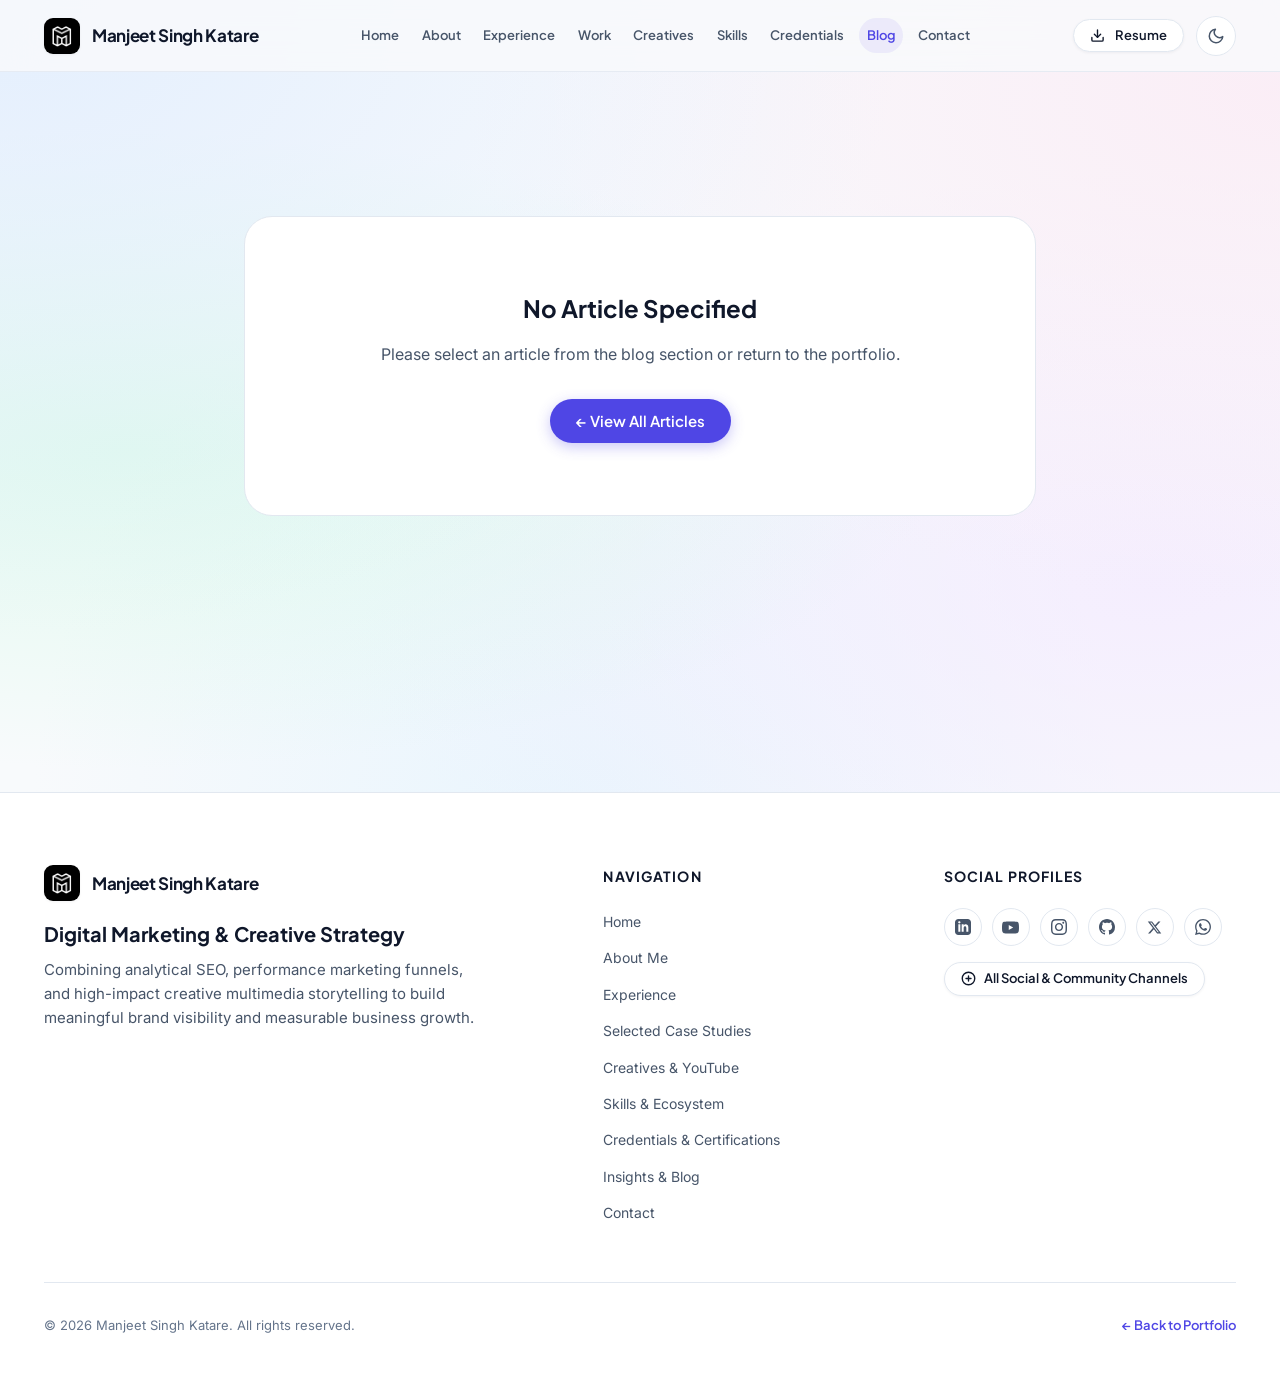
<file: article.html>
<!DOCTYPE html>
<html lang="en" data-theme="light">
<head>
  <meta charset="UTF-8">
  <meta name="viewport" content="width=device-width, initial-scale=1.0">
  <title>Article — Manjeet Singh Katare</title>
  <meta name="description" content="Strategic insights, tactical breakdowns, and case studies on SEO, performance marketing (Meta & Google Ads), and creative multimedia workflows by Manjeet Singh Katare.">
  <meta name="author" content="Manjeet Singh Katare">

  <!-- Open Graph / Facebook -->
  <meta property="og:type" content="article">
  <meta property="og:site_name" content="Manjeet Singh Katare Portfolio">
  <meta property="og:title" content="Insights & Case Studies — Manjeet Singh Katare">
  <meta property="og:description" content="Combining creative thinking, digital marketing strategies and analytical execution to build meaningful digital experiences and business growth.">
  <meta property="og:image" content="https://manjeet-singh-katare.vercel.app/assets/images/branding/portfolio_featured_thumbnail.png">

  <!-- Twitter -->
  <meta name="twitter:card" content="summary_large_image">
  <meta name="twitter:title" content="Insights & Case Studies — Manjeet Singh Katare">
  <meta name="twitter:description" content="Combining creative thinking, digital marketing strategies and analytical execution to build meaningful digital experiences and business growth.">
  <meta name="twitter:image" content="https://manjeet-singh-katare.vercel.app/assets/images/branding/portfolio_featured_thumbnail.png">

  <!-- Favicons -->
  <link rel="icon" type="image/svg+xml" href="assets/images/branding/favicon.svg">
  <link rel="icon" type="image/png" sizes="32x32" href="assets/images/branding/favicon-32x32.png">
  <link rel="icon" type="image/png" sizes="16x16" href="assets/images/branding/favicon-16x16.png">
  <link rel="apple-touch-icon" sizes="180x180" href="assets/images/branding/apple-touch-icon.png">
  <link rel="shortcut icon" href="favicon.ico">
  <link rel="manifest" href="site.webmanifest">
  <meta name="theme-color" content="#f8fafc" id="themeMetaColor">

  <!-- Fonts: Plus Jakarta Sans for headlines & Inter for body -->
  <link rel="preconnect" href="https://fonts.googleapis.com">
  <link rel="preconnect" href="https://fonts.gstatic.com" crossorigin>
  <link href="https://fonts.googleapis.com/css2?family=Inter:wght@400;500;600;700&family=Plus+Jakarta+Sans:wght@600;700;800&display=swap" rel="stylesheet">

  <!-- Stylesheet -->
  <link rel="stylesheet" href="css/styles.css">
  <link rel="stylesheet" href="css/blog-interactive.css">

  <!-- Inline Script: Prevent Theme Flash -->
  <script>
    (function() {
      try {
        var savedTheme = localStorage.getItem('manjeet_portfolio_theme');
        if (savedTheme === 'dark') {
          document.documentElement.setAttribute('data-theme', 'dark');
        } else {
          document.documentElement.setAttribute('data-theme', 'light');
        }
      } catch (e) {}
    })();
  </script>
</head>
<body>

  <!-- ========================================================================
       Site Header & Navigation
       ======================================================================== -->
  <header class="site-header" role="banner">
    <div class="container nav-container">
      <a href="index.html#home" class="brand-logo" aria-label="Manjeet Singh Katare Home">
        <img src="assets/images/branding/m_logo.png" alt="Manjeet Singh Monogram" class="brand-monogram-img">
        <span class="brand-name">Manjeet Singh Katare</span>
      </a>

      <!-- Desktop Navigation Links -->
      <nav class="nav-links" role="navigation" aria-label="Primary Navigation">
        <a href="index.html#home" class="nav-link">Home</a>
        <a href="index.html#about" class="nav-link">About</a>
        <a href="index.html#experience" class="nav-link">Experience</a>
        <a href="index.html#work" class="nav-link">Work</a>
        <a href="index.html#creatives" class="nav-link">Creatives</a>
        <a href="index.html#skills" class="nav-link">Skills</a>
        <a href="index.html#credentials" class="nav-link">Credentials</a>
        <a href="index.html#blog" class="nav-link active">Blog</a>
        <a href="index.html#contact" class="nav-link">Contact</a>
      </nav>

      <!-- Action Items: Resume CTA, Theme Toggle, Mobile Menu Trigger -->
      <div class="nav-actions">
        <a href="assets/docs/Manjeet_Singh_Resume.pdf" class="btn btn-secondary btn-sm" download="Manjeet_Singh_Resume.pdf" aria-label="Download Official Resume PDF">
          <svg width="15" height="15" viewBox="0 0 24 24" fill="none" stroke="currentColor" stroke-width="2.2" stroke-linecap="round" stroke-linejoin="round" aria-hidden="true">
            <path d="M21 15v4a2 2 0 0 1-2 2H5a2 2 0 0 1-2-2v-4"></path>
            <polyline points="7 10 12 15 17 10"></polyline>
            <line x1="12" y1="15" x2="12" y2="3"></line>
          </svg>
          <span>Resume</span>
        </a>

        <!-- Sun/Moon Theme Toggle -->
        <button id="themeToggleBtn" class="theme-toggle-btn" aria-label="Toggle Light / Dark Mode" title="Toggle Light / Dark Mode">
          <svg class="sun-icon" width="18" height="18" viewBox="0 0 24 24" fill="none" stroke="currentColor" stroke-width="2" stroke-linecap="round" stroke-linejoin="round" aria-hidden="true">
            <circle cx="12" cy="12" r="5"></circle>
            <line x1="12" y1="1" x2="12" y2="3"></line>
            <line x1="12" y1="21" x2="12" y2="23"></line>
            <line x1="4.22" y1="4.22" x2="5.64" y2="5.64"></line>
            <line x1="18.36" y1="18.36" x2="19.78" y2="19.78"></line>
            <line x1="1" y1="12" x2="3" y2="12"></line>
            <line x1="21" y1="12" x2="23" y2="12"></line>
            <line x1="4.22" y1="19.78" x2="5.64" y2="18.36"></line>
            <line x1="18.36" y1="5.64" x2="19.78" y2="4.22"></line>
          </svg>
          <svg class="moon-icon" width="18" height="18" viewBox="0 0 24 24" fill="none" stroke="currentColor" stroke-width="2" stroke-linecap="round" stroke-linejoin="round" aria-hidden="true">
            <path d="M21 12.79A9 9 0 1 1 11.21 3 7 7 0 0 0 21 12.79z"></path>
          </svg>
        </button>

        <!-- Mobile Hamburger Button -->
        <button id="hamburgerBtn" class="hamburger-btn" aria-label="Open Mobile Menu" aria-expanded="false">
          <svg width="20" height="20" viewBox="0 0 24 24" fill="none" stroke="currentColor" stroke-width="2.2" stroke-linecap="round" stroke-linejoin="round" aria-hidden="true">
            <line x1="3" y1="12" x2="21" y2="12"></line>
            <line x1="3" y1="6" x2="21" y2="6"></line>
            <line x1="3" y1="18" x2="21" y2="18"></line>
          </svg>
        </button>
      </div>
    </div>
  </header>

  <!-- Mobile Drawer Backdrop -->
  <div id="drawerBackdrop" class="drawer-backdrop" aria-hidden="true"></div>

  <!-- Mobile Drawer Navigation -->
  <aside id="mobileDrawer" class="mobile-drawer" aria-label="Mobile Navigation Drawer">
    <div class="mobile-drawer-main">
      <div class="mobile-drawer-header">
        <div class="brand-logo">
          <img src="assets/images/branding/m_logo.png" alt="Manjeet Singh Logo" class="brand-monogram-img">
          <span class="brand-name">Manjeet Singh Katare</span>
        </div>
        <button id="mobileDrawerClose" class="mobile-drawer-close" aria-label="Close Mobile Menu">
          <svg width="18" height="18" viewBox="0 0 24 24" fill="none" stroke="currentColor" stroke-width="2.2" stroke-linecap="round" stroke-linejoin="round">
            <line x1="18" y1="6" x2="6" y2="18"></line>
            <line x1="6" y1="6" x2="18" y2="18"></line>
          </svg>
        </button>
      </div>

      <nav class="mobile-nav-links">
        <a href="index.html#home" class="mobile-nav-link">Home</a>
        <a href="index.html#about" class="mobile-nav-link">About</a>
        <a href="index.html#experience" class="mobile-nav-link">Experience</a>
        <a href="index.html#work" class="mobile-nav-link">Selected Work</a>
        <a href="index.html#creatives" class="mobile-nav-link">Creatives &amp; YouTube</a>
        <a href="index.html#skills" class="mobile-nav-link">Skills &amp; Tools</a>
        <a href="index.html#credentials" class="mobile-nav-link">Credentials</a>
        <a href="index.html#blog" class="mobile-nav-link">Blog &amp; Insights</a>
        <a href="index.html#contact" class="mobile-nav-link">Contact</a>
      </nav>
    </div>

    <div class="mobile-drawer-footer">
      <a href="assets/docs/Manjeet_Singh_Resume.pdf" class="btn btn-primary" download="Manjeet_Singh_Resume.pdf">
        <svg width="16" height="16" viewBox="0 0 24 24" fill="none" stroke="currentColor" stroke-width="2.2">
          <path d="M21 15v4a2 2 0 0 1-2 2H5a2 2 0 0 1-2-2v-4"></path>
          <polyline points="7 10 12 15 17 10"></polyline>
          <line x1="12" y1="15" x2="12" y2="3"></line>
        </svg>
        Download Resume PDF
      </a>
      <a href="https://wa.me/918878014861" target="_blank" rel="noopener noreferrer" class="btn btn-secondary">
        Chat on WhatsApp
      </a>
    </div>
  </aside>

  <!-- ========================================================================
       Main Article Container
       ======================================================================== -->
  <main class="article-page-main" id="main-content">
    <div class="container article-container" id="articleContainer">
      <!-- Loading State Placeholder -->
      <div class="article-state-box">
        <div class="article-spinner"></div>
        <p style="color: var(--text-secondary); font-size: 1.05rem;">Loading article...</p>
      </div>
    </div>
  </main>

  <!-- ========================================================================
       Footer
       ======================================================================== -->
  <footer class="site-footer" role="contentinfo">
    <div class="container">
      <div class="footer-top-grid">
        <div class="footer-brand-col">
          <div class="brand-logo">
            <img src="assets/images/branding/m_logo.png" alt="Manjeet Singh Monogram" class="brand-monogram-img">
            <span class="brand-name">Manjeet Singh Katare</span>
          </div>
          <div class="footer-headline">Digital Marketing &amp; Creative Strategy</div>
          <p class="footer-desc">
            Combining analytical SEO, performance marketing funnels, and high-impact creative multimedia storytelling to build meaningful brand visibility and measurable business growth.
          </p>
        </div>

        <div>
          <h4 class="footer-col-title">Navigation</h4>
          <ul class="footer-nav-list">
            <li><a href="index.html#home" class="footer-nav-link">Home</a></li>
            <li><a href="index.html#about" class="footer-nav-link">About Me</a></li>
            <li><a href="index.html#experience" class="footer-nav-link">Experience</a></li>
            <li><a href="index.html#work" class="footer-nav-link">Selected Case Studies</a></li>
            <li><a href="index.html#creatives" class="footer-nav-link">Creatives &amp; YouTube</a></li>
            <li><a href="index.html#skills" class="footer-nav-link">Skills &amp; Ecosystem</a></li>
            <li><a href="index.html#credentials" class="footer-nav-link">Credentials &amp; Certifications</a></li>
            <li><a href="index.html#blog" class="footer-nav-link">Insights &amp; Blog</a></li>
            <li><a href="index.html#contact" class="footer-nav-link">Contact</a></li>
          </ul>
        </div>

        <div>
          <h4 class="footer-col-title">Social Profiles</h4>
          <div class="footer-social-wrap">
            <a href="https://www.linkedin.com/in/manjeet-singh-katare/" target="_blank" rel="noopener noreferrer" class="social-circle-btn" aria-label="LinkedIn" title="LinkedIn">
              <svg width="16" height="16" viewBox="0 0 24 24" fill="currentColor"><path d="M19 0h-14c-2.761 0-5 2.239-5 5v14c0 2.761 2.239 5 5 5h14c2.762 0 5-2.239 5-5v-14c0-2.761-2.238-5-5-5zm-11 19h-3v-11h3v11zm-1.5-12.268c-.966 0-1.75-.79-1.75-1.764s.784-1.764 1.75-1.764 1.75.79 1.75 1.764-.783 1.764-1.75 1.764zm13.5 12.268h-3v-5.604c0-3.368-4-3.113-4 0v5.604h-3v-11h3v1.765c1.396-2.586 7-2.777 7 2.476v6.759z"/></svg>
            </a>
            <a href="https://www.youtube.com/@manjeetsinghkatare" target="_blank" rel="noopener noreferrer" class="social-circle-btn" aria-label="YouTube" title="YouTube">
              <svg width="17" height="17" viewBox="0 0 24 24" fill="currentColor"><path d="M23.498 6.186a3.016 3.016 0 0 0-2.122-2.136C19.505 3.545 12 3.545 12 3.545s-7.505 0-9.377.505A3.017 3.017 0 0 0 .502 6.186C0 8.07 0 12 0 12s0 3.93.502 5.814a3.016 3.016 0 0 0 2.122 2.136c1.871.505 9.376.505 9.376.505s7.505 0 9.377-.505a3.015 3.015 0 0 0 2.122-2.136C24 15.93 24 12 24 12s0-3.93-.502-5.814zM9.545 15.568V8.432L15.818 12l-6.273 3.568z"/></svg>
            </a>
            <a href="https://www.instagram.com/manjeet_.in/" target="_blank" rel="noopener noreferrer" class="social-circle-btn" aria-label="Instagram" title="Instagram">
              <svg width="16" height="16" viewBox="0 0 24 24" fill="currentColor"><path d="M12 2.163c3.204 0 3.584.012 4.85.07 3.252.148 4.771 1.691 4.919 4.919.058 1.265.069 1.645.069 4.849 0 3.205-.012 3.584-.069 4.849-.149 3.225-1.664 4.771-4.919 4.919-1.266.058-1.644.07-4.85.07-3.204 0-3.584-.012-4.849-.07-3.26-.149-4.771-1.699-4.919-4.92-.058-1.265-.07-1.644-.07-4.849 0-3.204.013-3.583.07-4.849.149-3.227 1.664-4.771 4.919-4.919 1.266-.057 1.645-.069 4.849-.069zm0-2.163c-3.259 0-3.667.014-4.947.072-4.358.2-6.78 2.618-6.98 6.98-.059 1.281-.073 1.689-.073 4.948 0 3.259.014 3.668.072 4.948.2 4.358 2.618 6.78 6.98 6.98 1.281.058 1.689.072 4.948.072 3.259 0 3.668-.014 4.948-.072 4.354-.2 6.782-2.618 6.979-6.98.059-1.28.073-1.689.073-4.948 0-3.259-.014-3.667-.072-4.947-.196-4.354-2.617-6.78-6.979-6.98-1.281-.059-1.69-.073-4.949-.073zm0 5.838c-3.403 0-6.162 2.759-6.162 6.162s2.759 6.163 6.162 6.163 6.162-2.759 6.162-6.163c0-3.403-2.759-6.162-6.162-6.162zm0 10.162c-2.209 0-4-1.79-4-4 0-2.209 1.791-4 4-4s4 1.791 4 4c0 2.21-1.791 4-4 4zm6.406-11.845c-.796 0-1.441.645-1.441 1.44s.645 1.44 1.441 1.44c.795 0 1.439-.645 1.439-1.44s-.644-1.44-1.439-1.44z"/></svg>
            </a>
            <a href="https://github.com/manjeetsinghkatare" target="_blank" rel="noopener noreferrer" class="social-circle-btn" aria-label="GitHub" title="GitHub">
              <svg width="16" height="16" viewBox="0 0 24 24" fill="currentColor"><path d="M12 0C5.37 0 0 5.37 0 12c0 5.31 3.435 9.795 8.205 11.385.6.105.825-.255.825-.57 0-.285-.015-1.23-.015-2.235-3.015.555-3.795-.735-4.035-1.41-.135-.345-.72-1.41-1.23-1.695-.42-.225-1.02-.78-.015-.795.945-.015 1.62.87 1.845 1.23 1.08 1.815 2.805 1.305 3.495.99.105-.78.42-1.305.765-1.605-2.67-.3-5.46-1.335-5.46-5.925 0-1.305.465-2.385 1.23-3.225-.12-.3-.54-1.53.12-3.18 0 0 1.005-.315 3.3 1.23.96-.27 1.98-.405 3-.405s2.04.135 3 .405c2.295-1.56 3.3-1.23 3.3-1.23.66 1.65.24 2.88.12 3.18.765.84 1.23 1.905 1.23 3.225 0 4.605-2.805 5.625-5.475 5.925.435.375.81 1.095.81 2.22 0 1.605-.015 2.895-.015 3.3 0 .315.225.69.825.57A12.02 12.02 0 0 0 24 12c0-6.63-5.37-12-12-12z"/></svg>
            </a>
            <a href="https://x.com/manjeetkatare" target="_blank" rel="noopener noreferrer" class="social-circle-btn" aria-label="X (Twitter)" title="X (Twitter)">
              <svg width="15" height="15" viewBox="0 0 24 24" fill="currentColor"><path d="M18.244 2.25h3.308l-7.227 8.26 8.502 11.24H16.17l-5.214-6.817L4.99 21.75H1.68l7.73-8.835L1.254 2.25H8.08l4.713 6.231zm-1.161 17.52h1.833L7.084 4.126H5.117z"/></svg>
            </a>
            <a href="https://wa.me/918878014861" target="_blank" rel="noopener noreferrer" class="social-circle-btn" aria-label="WhatsApp" title="WhatsApp">
              <svg width="16" height="16" viewBox="0 0 24 24" fill="currentColor"><path d="M.057 24l1.687-6.163c-1.041-1.804-1.588-3.849-1.587-5.946.003-6.556 5.338-11.891 11.893-11.891 3.181.001 6.167 1.24 8.413 3.488 2.245 2.248 3.481 5.236 3.48 8.414-.003 6.557-5.338 11.892-11.893 11.892-1.99-.001-3.951-.5-5.688-1.448l-6.305 1.654zm6.597-3.807c1.676.995 3.276 1.591 5.392 1.592 5.448 0 9.886-4.434 9.889-9.885.002-5.462-4.415-9.89-9.881-9.892-5.452 0-9.887 4.434-9.889 9.884-.001 2.225.651 3.891 1.746 5.634l-.999 3.648 3.742-.981zm11.387-5.464c-.074-.124-.272-.198-.57-.347-.297-.149-1.758-.868-2.031-.967-.272-.099-.47-.149-.669.149-.198.297-.768.967-.941 1.165-.173.198-.347.223-.644.074-.297-.149-1.255-.462-2.39-1.475-.883-.788-1.48-1.761-1.653-2.059-.173-.297-.018-.458.13-.606.134-.133.297-.347.446-.521.151-.172.2-.296.3-.495.099-.198.05-.372-.025-.521-.075-.148-.669-1.611-.916-2.206-.242-.579-.487-.501-.669-.51l-.57-.01c-.198 0-.52.074-.792.372s-1.04 1.016-1.04 2.479 1.065 2.876 1.213 3.074c.149.198 2.095 3.2 5.076 4.487.709.306 1.263.489 1.694.626.712.226 1.36.194 1.872.118.571-.085 1.758-.719 2.006-1.413.248-.695.248-1.29.173-1.414z"/></svg>
            </a>
          </div>

          <button id="openSocialsModalBtn" class="btn btn-secondary btn-sm footer-social-more-btn" aria-label="Explore All 11+ Social &amp; Community Profiles">
            <svg width="15" height="15" viewBox="0 0 24 24" fill="none" stroke="currentColor" stroke-width="2.2" stroke-linecap="round" stroke-linejoin="round" aria-hidden="true">
              <circle cx="12" cy="12" r="10"></circle>
              <line x1="12" y1="8" x2="12" y2="16"></line>
              <line x1="8" y1="12" x2="16" y2="12"></line>
            </svg>
            <span>All Social &amp; Community Channels</span>
          </button>
        </div>
      </div>

      <div class="footer-bottom-row">
        <div>&copy; 2026 Manjeet Singh Katare. All rights reserved.</div>
        <a href="index.html#blog" class="back-to-top-btn" aria-label="Return to portfolio">
          <span>&larr; Back to Portfolio</span>
        </a>
      </div>
    </div>
  </footer>

  <!-- ========================================================================
       All Social & Community Networks Modal Dialog
       ======================================================================== -->
  <div id="socialsModal" class="modal-backdrop" role="dialog" aria-modal="true" aria-hidden="true" aria-labelledby="socialsModalTitle">
    <div class="modal-dialog social-modal-dialog">
      <button id="socialsModalCloseBtn" class="modal-close-btn" aria-label="Close social channels dialog">
        <svg width="20" height="20" viewBox="0 0 24 24" fill="none" stroke="currentColor" stroke-width="2.2">
          <line x1="18" y1="6" x2="6" y2="18"></line>
          <line x1="6" y1="6" x2="18" y2="18"></line>
        </svg>
      </button>

      <div class="social-modal-header">
        <span class="section-kicker">Connect &amp; Follow</span>
        <h3 id="socialsModalTitle" class="modal-title">All Social &amp; Community Profiles</h3>
        <p class="modal-desc" style="margin-bottom: 0;">Connect with Manjeet Singh Katare across verified professional networks, content creation channels, development platforms, and communities.</p>
      </div>

      <div class="social-modal-grid">
        <!-- 1. LinkedIn -->
        <a href="https://www.linkedin.com/in/manjeet-singh-katare/" target="_blank" rel="noopener noreferrer" class="social-channel-card">
          <div class="social-channel-icon" style="color: #0a66c2; background-color: rgba(10, 102, 194, 0.1);">
            <svg width="22" height="22" viewBox="0 0 24 24" fill="currentColor">
              <path d="M19 0h-14c-2.761 0-5 2.239-5 5v14c0 2.761 2.239 5 5 5h14c2.762 0 5-2.239 5-5v-14c0-2.761-2.238-5-5-5zm-11 19h-3v-11h3v11zm-1.5-12.268c-.966 0-1.75-.79-1.75-1.764s.784-1.764 1.75-1.764 1.75.79 1.75 1.764-.783 1.764-1.75 1.764zm13.5 12.268h-3v-5.604c0-3.368-4-3.113-4 0v5.604h-3v-11h3v1.765c1.396-2.586 7-2.777 7 2.476v6.759z"/>
            </svg>
          </div>
          <div class="social-channel-info">
            <span class="social-channel-name">LinkedIn</span>
            <span class="social-channel-handle">in/manjeet-singh-katare</span>
          </div>
          <span class="social-channel-arrow" aria-hidden="true">&nearr;</span>
        </a>

        <!-- 2. YouTube -->
        <a href="https://www.youtube.com/@manjeetsinghkatare/featured" target="_blank" rel="noopener noreferrer" class="social-channel-card">
          <div class="social-channel-icon" style="color: #ff0000; background-color: rgba(255, 0, 0, 0.1);">
            <svg width="22" height="22" viewBox="0 0 24 24" fill="currentColor">
              <path d="M23.498 6.186a3.016 3.016 0 0 0-2.122-2.136C19.505 3.545 12 3.545 12 3.545s-7.505 0-9.377.505A3.017 3.017 0 0 0 .502 6.186C0 8.07 0 12 0 12s0 3.93.502 5.814a3.016 3.016 0 0 0 2.122 2.136c1.871.505 9.376.505 9.376.505s7.505 0 9.377-.505a3.015 3.015 0 0 0 2.122-2.136C24 15.93 24 12 24 12s0-3.93-.502-5.814zM9.545 15.568V8.432L15.818 12l-6.273 3.568z"/>
            </svg>
          </div>
          <div class="social-channel-info">
            <span class="social-channel-name">YouTube</span>
            <span class="social-channel-handle">@manjeetsinghkatare</span>
          </div>
          <span class="social-channel-arrow" aria-hidden="true">&nearr;</span>
        </a>

        <!-- 3. Instagram -->
        <a href="https://www.instagram.com/manjeet_.in/" target="_blank" rel="noopener noreferrer" class="social-channel-card">
          <div class="social-channel-icon" style="color: #e1306c; background-color: rgba(225, 48, 108, 0.1);">
            <svg width="22" height="22" viewBox="0 0 24 24" fill="currentColor">
              <path d="M12 2.163c3.204 0 3.584.012 4.85.07 3.252.148 4.771 1.691 4.919 4.919.058 1.265.069 1.645.069 4.849 0 3.205-.012 3.584-.069 4.849-.149 3.225-1.664 4.771-4.919 4.919-1.266.058-1.644.07-4.85.07-3.204 0-3.584-.012-4.849-.07-3.26-.149-4.771-1.699-4.919-4.92-.058-1.265-.07-1.644-.07-4.849 0-3.204.013-3.583.07-4.849.149-3.227 1.664-4.771 4.919-4.919 1.266-.057 1.645-.069 4.849-.069zm0-2.163c-3.259 0-3.667.014-4.947.072-4.358.2-6.78 2.618-6.98 6.98-.059 1.281-.073 1.689-.073 4.948 0 3.259.014 3.668.072 4.948.2 4.358 2.618 6.78 6.98 6.98 1.281.058 1.689.072 4.948.072 3.259 0 3.668-.014 4.948-.072 4.354-.2 6.782-2.618 6.979-6.98.059-1.28.073-1.689.073-4.948 0-3.259-.014-3.667-.072-4.947-.196-4.354-2.617-6.78-6.979-6.98-1.281-.059-1.69-.073-4.949-.073zm0 5.838c-3.403 0-6.162 2.759-6.162 6.162s2.759 6.163 6.162 6.163 6.162-2.759 6.162-6.163c0-3.403-2.759-6.162-6.162-6.162zm0 10.162c-2.209 0-4-1.79-4-4 0-2.209 1.791-4 4-4s4 1.791 4 4c0 2.21-1.791 4-4 4zm6.406-11.845c-.796 0-1.441.645-1.441 1.44s.645 1.44 1.441 1.44c.795 0 1.439-.645 1.439-1.44s-.644-1.44-1.439-1.44z"/>
            </svg>
          </div>
          <div class="social-channel-info">
            <span class="social-channel-name">Instagram</span>
            <span class="social-channel-handle">@manjeet_.in</span>
          </div>
          <span class="social-channel-arrow" aria-hidden="true">&nearr;</span>
        </a>

        <!-- 4. WhatsApp -->
        <a href="https://wa.me/918878014861" target="_blank" rel="noopener noreferrer" class="social-channel-card">
          <div class="social-channel-icon" style="color: #25d366; background-color: rgba(37, 211, 102, 0.1);">
            <svg width="22" height="22" viewBox="0 0 24 24" fill="currentColor">
              <path d="M.057 24l1.687-6.163c-1.041-1.804-1.588-3.849-1.587-5.946.003-6.556 5.338-11.891 11.893-11.891 3.181.001 6.167 1.24 8.413 3.488 2.245 2.248 3.481 5.236 3.48 8.414-.003 6.557-5.338 11.892-11.893 11.892-1.99-.001-3.951-.5-5.688-1.448l-6.305 1.654zm6.597-3.807c1.676.995 3.276 1.591 5.392 1.592 5.448 0 9.886-4.434 9.889-9.885.002-5.462-4.415-9.89-9.881-9.892-5.452 0-9.887 4.434-9.889 9.884-.001 2.225.651 3.891 1.746 5.634l-.999 3.648 3.742-.981zm11.387-5.464c-.074-.124-.272-.198-.57-.347-.297-.149-1.758-.868-2.031-.967-.272-.099-.47-.149-.669.149-.198.297-.768.967-.941 1.165-.173.198-.347.223-.644.074-.297-.149-1.255-.462-2.39-1.475-.883-.788-1.48-1.761-1.653-2.059-.173-.297-.018-.458.13-.606.134-.133.297-.347.446-.521.151-.172.2-.296.3-.495.099-.198.05-.372-.025-.521-.075-.148-.669-1.611-.916-2.206-.242-.579-.487-.501-.669-.51l-.57-.01c-.198 0-.52.074-.792.372s-1.04 1.016-1.04 2.479 1.065 2.876 1.213 3.074c.149.198 2.095 3.2 5.076 4.487.709.306 1.263.489 1.694.626.712.226 1.36.194 1.872.118.571-.085 1.758-.719 2.006-1.413.248-.695.248-1.29.173-1.414z"/>
            </svg>
          </div>
          <div class="social-channel-info">
            <span class="social-channel-name">WhatsApp</span>
            <span class="social-channel-handle">+91 88780 14861</span>
          </div>
          <span class="social-channel-arrow" aria-hidden="true">&nearr;</span>
        </a>

        <!-- 5. GitHub -->
        <a href="https://github.com/manjeetsinghkatare" target="_blank" rel="noopener noreferrer" class="social-channel-card">
          <div class="social-channel-icon" style="color: #6e5494; background-color: rgba(110, 84, 148, 0.1);">
            <svg width="22" height="22" viewBox="0 0 24 24" fill="currentColor">
              <path d="M12 0C5.37 0 0 5.37 0 12c0 5.31 3.435 9.795 8.205 11.385.6.105.825-.255.825-.57 0-.285-.015-1.23-.015-2.235-3.015.555-3.795-.735-4.035-1.41-.135-.345-.72-1.41-1.23-1.695-.42-.225-1.02-.78-.015-.795.945-.015 1.62.87 1.845 1.23 1.08 1.815 2.805 1.305 3.495.99.105-.78.42-1.305.765-1.605-2.67-.3-5.46-1.335-5.46-5.925 0-1.305.465-2.385 1.23-3.225-.12-.3-.54-1.53.12-3.18 0 0 1.005-.315 3.3 1.23.96-.27 1.98-.405 3-.405s2.04.135 3 .405c2.295-1.56 3.3-1.23 3.3-1.23.66 1.65.24 2.88.12 3.18.765.84 1.23 1.905 1.23 3.225 0 4.605-2.805 5.625-5.475 5.925.435.375.81 1.095.81 2.22 0 1.605-.015 2.895-.015 3.3 0 .315.225.69.825.57A12.02 12.02 0 0 0 24 12c0-6.63-5.37-12-12-12z"/>
            </svg>
          </div>
          <div class="social-channel-info">
            <span class="social-channel-name">GitHub</span>
            <span class="social-channel-handle">github.com/manjeetsinghkatare</span>
          </div>
          <span class="social-channel-arrow" aria-hidden="true">&nearr;</span>
        </a>

        <!-- 6. X (Twitter) -->
        <a href="https://x.com/manjeetkatare" target="_blank" rel="noopener noreferrer" class="social-channel-card">
          <div class="social-channel-icon" style="color: #1da1f2; background-color: rgba(29, 161, 242, 0.1);">
            <svg width="20" height="20" viewBox="0 0 24 24" fill="currentColor">
              <path d="M18.244 2.25h3.308l-7.227 8.26 8.502 11.24H16.17l-5.214-6.817L4.99 21.75H1.68l7.73-8.835L1.254 2.25H8.08l4.713 6.231zm-1.161 17.52h1.833L7.084 4.126H5.117z"/>
            </svg>
          </div>
          <div class="social-channel-info">
            <span class="social-channel-name">X (Twitter)</span>
            <span class="social-channel-handle">@manjeetkatare</span>
          </div>
          <span class="social-channel-arrow" aria-hidden="true">&nearr;</span>
        </a>
      </div>
    </div>
  </div>

  <!-- JavaScript Engine & Interactive Blog Enhancement System -->
  <script src="js/blog-engine.js"></script>
  <script src="js/app.js"></script>
</body>
</html>
</file>
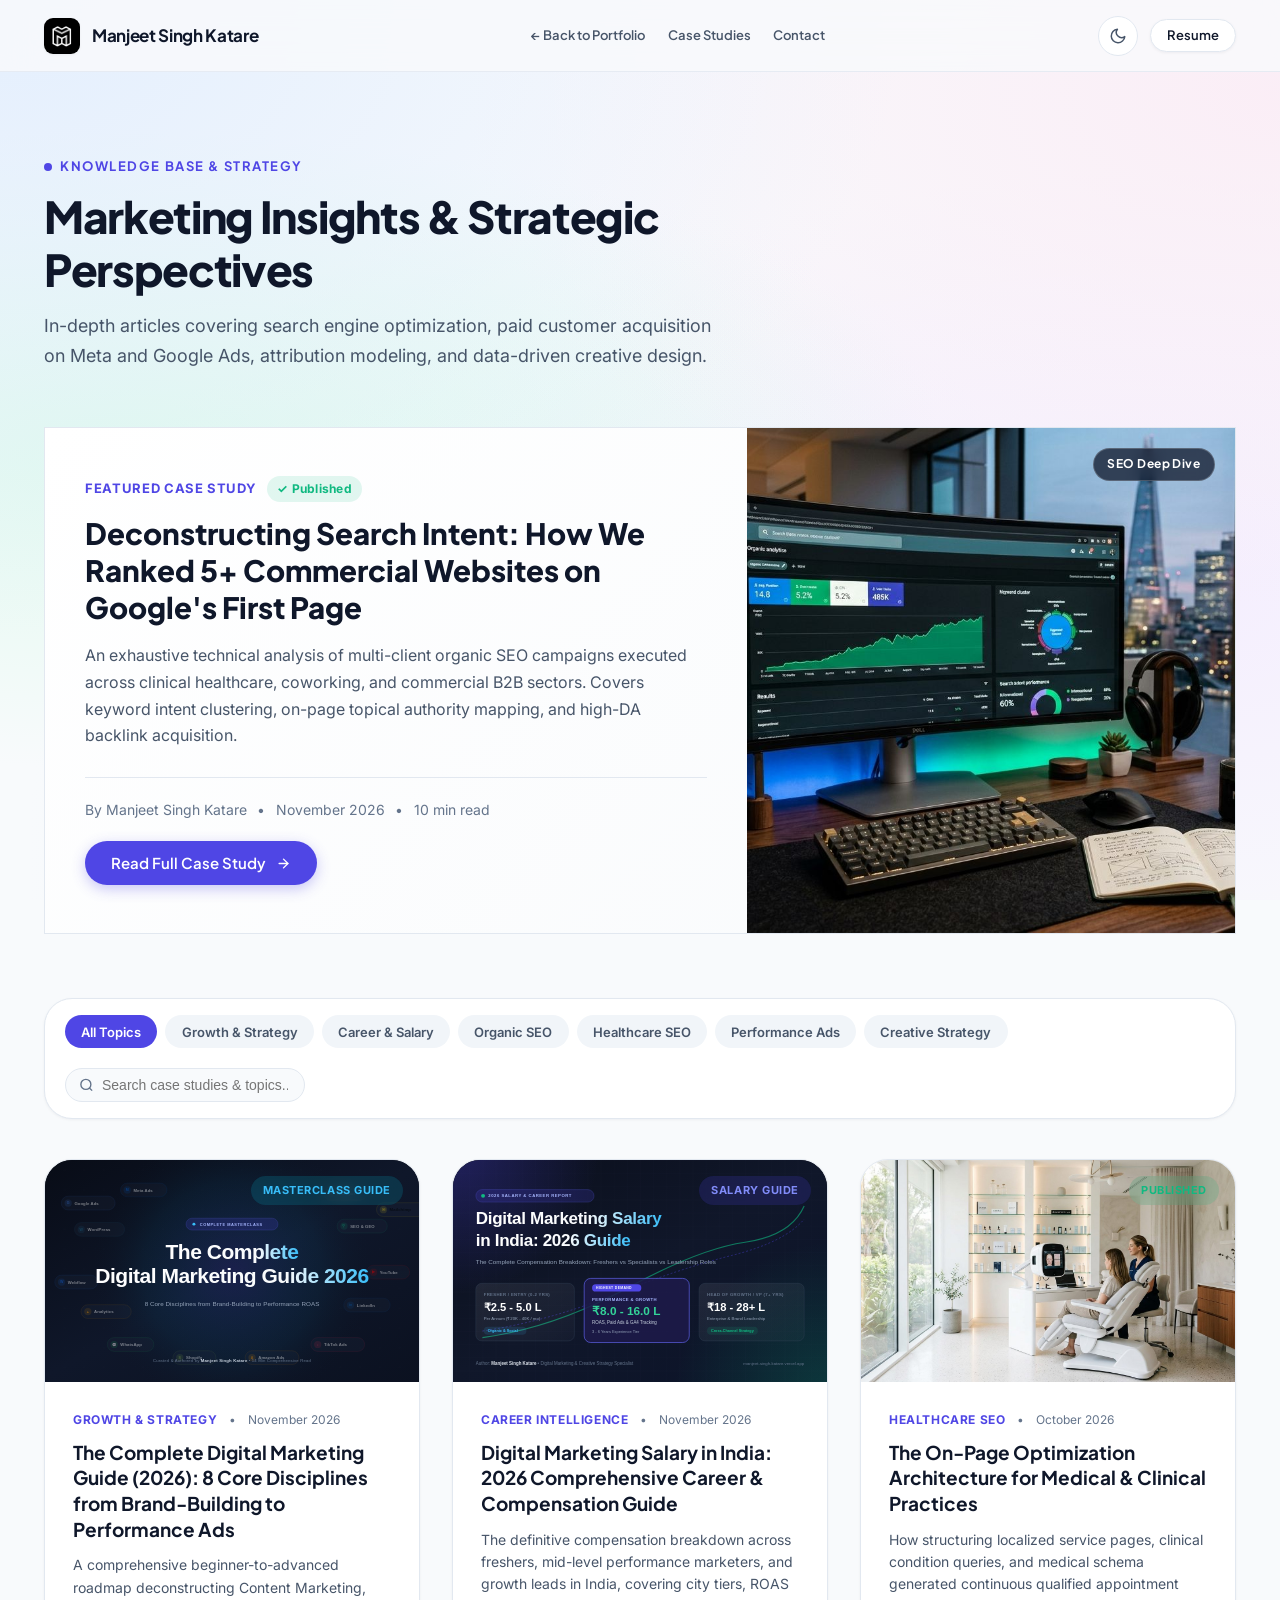
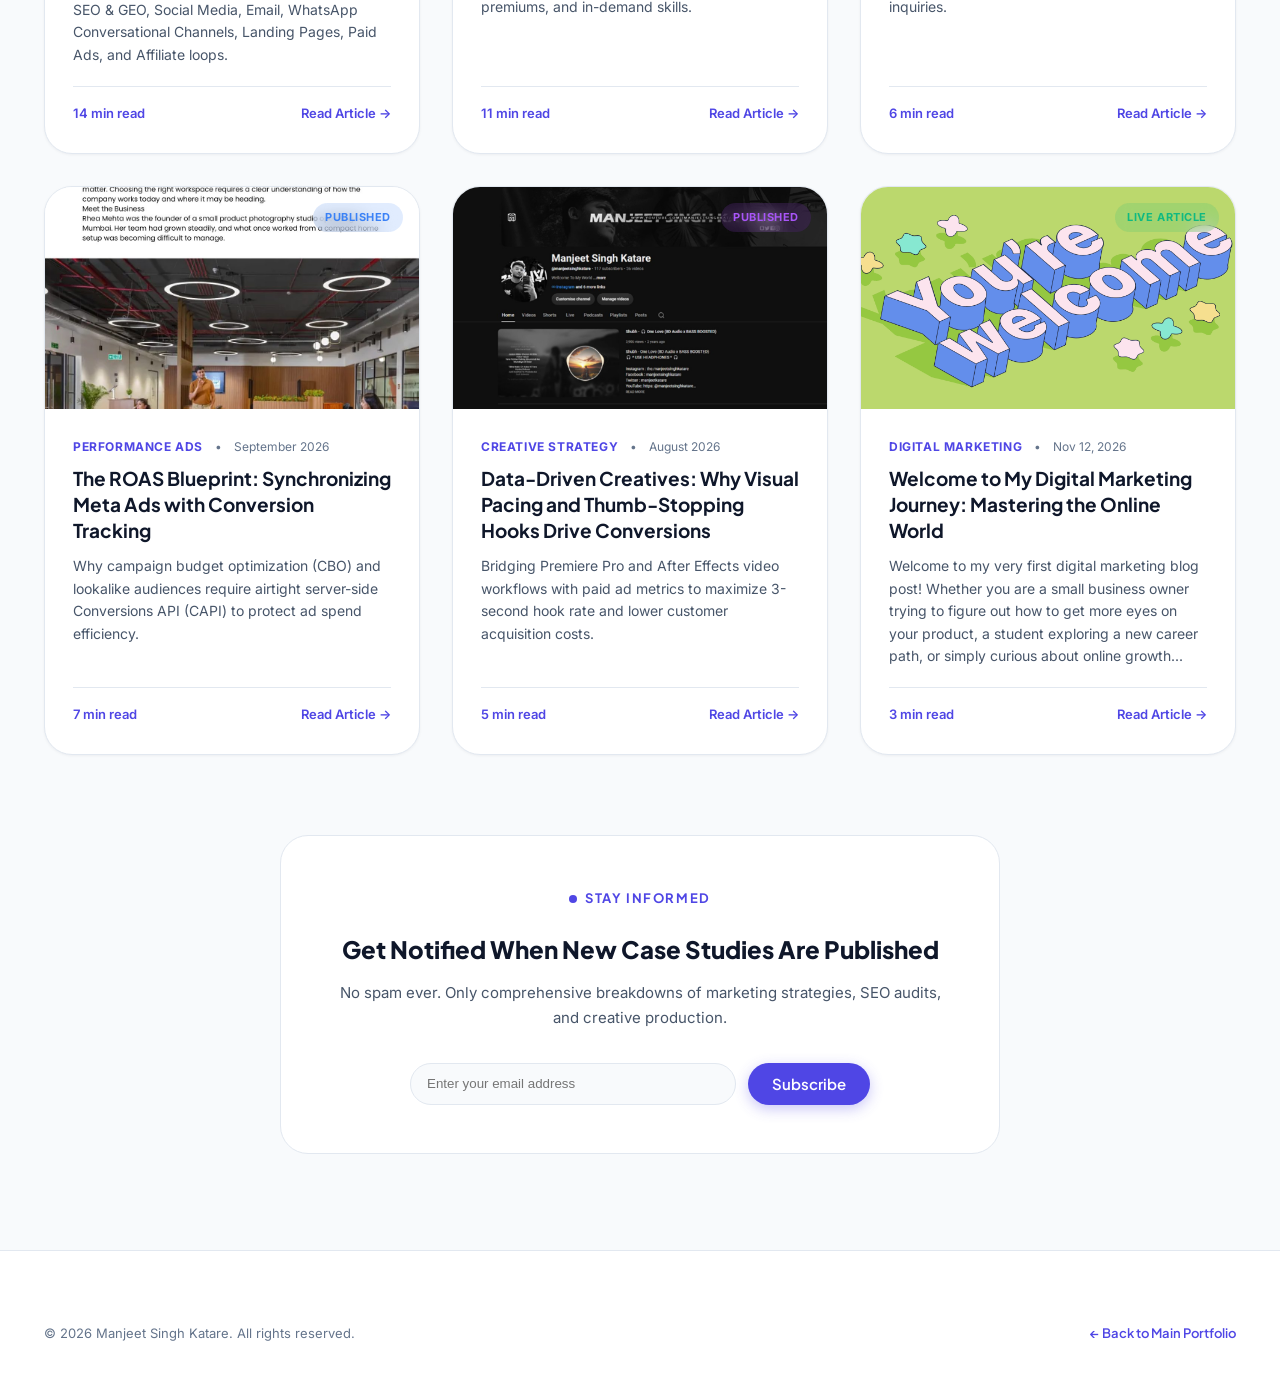
<file: blog.html>
<!DOCTYPE html>
<html lang="en" data-theme="light">
<head>
  <meta charset="UTF-8">
  <meta name="viewport" content="width=device-width, initial-scale=1.0">
  <title>Insights &amp; Articles — Manjeet Singh Katare</title>
  <meta name="description" content="Strategic insights, tactical breakdowns, and case studies on SEO, performance marketing (Meta &amp; Google Ads), and creative multimedia workflows by Manjeet Singh Katare.">
  <meta name="author" content="Manjeet Singh Katare">

  <!-- Open Graph -->
  <meta property="og:type" content="website">
  <meta property="og:title" content="Insights &amp; Articles — Manjeet Singh Katare">
  <meta property="og:description" content="Strategic insights, tactical breakdowns, and case studies on SEO, performance marketing, and creative multimedia workflows.">
  <meta property="og:image" content="https://manjeet-singh-katare.vercel.app/assets/images/branding/portfolio_featured_thumbnail.png">

  <!-- Favicons -->
  <link rel="icon" type="image/svg+xml" href="assets/images/branding/favicon.svg">
  <link rel="apple-touch-icon" sizes="180x180" href="assets/images/branding/apple-touch-icon.png">
  <link rel="shortcut icon" href="favicon.ico">

  <!-- Fonts -->
  <link rel="preconnect" href="https://fonts.googleapis.com">
  <link rel="preconnect" href="https://fonts.gstatic.com" crossorigin>
  <link href="https://fonts.googleapis.com/css2?family=Inter:wght@400;500;600;700&family=Plus+Jakarta+Sans:wght@600;700;800&display=swap" rel="stylesheet">

  <link rel="stylesheet" href="css/styles.css">
  <link rel="stylesheet" href="css/blog-interactive.css">

  <script>
    (function() {
      try {
        var savedTheme = localStorage.getItem('manjeet_portfolio_theme');
        if (savedTheme === 'dark') {
          document.documentElement.setAttribute('data-theme', 'dark');
        } else {
          document.documentElement.setAttribute('data-theme', 'light');
        }
      } catch (e) {}
    })();
  </script>
</head>
<body>
  <!-- Header -->
  <header class="site-header" role="banner">
    <div class="container nav-container">
      <a href="index.html#home" class="brand-logo" aria-label="Back to Portfolio">
        <img src="assets/images/branding/m_logo.png" alt="Manjeet Singh Monogram" class="brand-monogram-img">
        <span class="brand-name">Manjeet Singh Katare</span>
      </a>

      <nav class="nav-links" role="navigation" aria-label="Blog Navigation">
        <a href="index.html#home" class="nav-link">&larr; Back to Portfolio</a>
        <a href="index.html#work" class="nav-link">Case Studies</a>
        <a href="index.html#contact" class="nav-link">Contact</a>
      </nav>

      <div class="nav-actions">
        <!-- Theme Toggle -->
        <button id="themeToggleBtn" class="theme-toggle-btn" aria-label="Toggle Light / Dark Mode" title="Toggle Light / Dark Mode">
          <svg class="sun-icon" width="18" height="18" viewBox="0 0 24 24" fill="none" stroke="currentColor" stroke-width="2" stroke-linecap="round" stroke-linejoin="round">
            <circle cx="12" cy="12" r="5"></circle>
            <line x1="12" y1="1" x2="12" y2="3"></line>
            <line x1="12" y1="21" x2="12" y2="23"></line>
            <line x1="4.22" y1="4.22" x2="5.64" y2="5.64"></line>
            <line x1="18.36" y1="18.36" x2="19.78" y2="19.78"></line>
            <line x1="1" y1="12" x2="3" y2="12"></line>
            <line x1="21" y1="12" x2="23" y2="12"></line>
            <line x1="4.22" y1="19.78" x2="5.64" y2="18.36"></line>
            <line x1="18.36" y1="5.64" x2="19.78" y2="4.22"></line>
          </svg>
          <svg class="moon-icon" width="18" height="18" viewBox="0 0 24 24" fill="none" stroke="currentColor" stroke-width="2" stroke-linecap="round" stroke-linejoin="round">
            <path d="M21 12.79A9 9 0 1 1 11.21 3 7 7 0 0 0 21 12.79z"></path>
          </svg>
        </button>

        <a href="assets/docs/Manjeet_Singh_Resume.pdf" class="btn btn-secondary btn-sm" download="Manjeet_Singh_Resume.pdf">
          <span>Resume</span>
        </a>
      </div>
    </div>
  </header>

  <main style="padding: 5rem 0 6rem;">
    <div class="container">
      <div class="section-header" style="max-width: 840px; margin-bottom: 3.5rem;">
        <span class="section-kicker">Knowledge Base &amp; Strategy</span>
        <h1 class="section-title">Marketing Insights &amp; Strategic Perspectives</h1>
        <p class="section-subtitle">
          In-depth articles covering search engine optimization, paid customer acquisition on Meta and Google Ads, attribution modeling, and data-driven creative design.
        </p>
      </div>

      <!-- Featured Published Lead Case Study Hero Card -->
      <article class="featured-case-study-card" onclick="window.location.href='article.html?id=seo-search-intent'" style="cursor: pointer;">
        <div class="featured-case-study-grid">
          <div class="featured-case-study-content">
            <div class="featured-badge-row">
              <span class="blog-cat" style="font-size: 0.8125rem;">Featured Case Study</span>
              <span class="featured-status-pill">✓ Published</span>
            </div>

            <h2 class="featured-case-study-title">
              <a href="article.html?id=seo-search-intent">
                Deconstructing Search Intent: How We Ranked 5+ Commercial Websites on Google's First Page
              </a>
            </h2>

            <p class="featured-case-study-desc">
              An exhaustive technical analysis of multi-client organic SEO campaigns executed across clinical healthcare, coworking, and commercial B2B sectors. Covers keyword intent clustering, on-page topical authority mapping, and high-DA backlink acquisition.
            </p>

            <div class="featured-case-study-footer">
              <div class="featured-meta-info">
                <span>By Manjeet Singh Katare</span>
                <span>•</span>
                <span>November 2026</span>
                <span>•</span>
                <span>10 min read</span>
              </div>

              <a href="article.html?id=seo-search-intent" class="btn btn-primary featured-cta-btn" onclick="event.stopPropagation()">
                <span>Read Full Case Study</span>
                <svg width="15" height="15" viewBox="0 0 24 24" fill="none" stroke="currentColor" stroke-width="2.2" stroke-linecap="round" stroke-linejoin="round">
                  <line x1="5" y1="12" x2="19" y2="12"></line>
                  <polyline points="12 5 19 12 12 19"></polyline>
                </svg>
              </a>
            </div>
          </div>

          <div class="featured-case-study-media">
            <img src="assets/images/blog/seo_search_intent_featured.jpg" alt="Google Search Console Analytics and Organic Search Case Study by Manjeet Singh Katare" loading="lazy">
            <div class="featured-media-overlay" aria-hidden="true">
              <span class="featured-media-pill">SEO Deep Dive</span>
            </div>
          </div>
        </div>
      </article>

      <!-- Interactive Category Filter & Live Search Toolbar -->
      <div class="blog-filter-bar" role="toolbar" aria-label="Article Filters">
        <div class="blog-category-pills">
          <button type="button" class="blog-filter-pill is-active" data-filter="all">All Topics</button>
          <button type="button" class="blog-filter-pill" data-filter="growth">Growth &amp; Strategy</button>
          <button type="button" class="blog-filter-pill" data-filter="career">Career &amp; Salary</button>
          <button type="button" class="blog-filter-pill" data-filter="seo">Organic SEO</button>
          <button type="button" class="blog-filter-pill" data-filter="healthcare">Healthcare SEO</button>
          <button type="button" class="blog-filter-pill" data-filter="performance">Performance Ads</button>
          <button type="button" class="blog-filter-pill" data-filter="creative">Creative Strategy</button>
        </div>

        <div class="blog-search-box">
          <svg class="blog-search-icon" width="15" height="15" viewBox="0 0 24 24" fill="none" stroke="currentColor" stroke-width="2.2">
            <circle cx="11" cy="11" r="8"></circle>
            <line x1="21" y1="21" x2="16.65" y2="16.65"></line>
          </svg>
          <input type="text" class="blog-search-input" placeholder="Search case studies & topics..." aria-label="Search articles">
        </div>
      </div>

      <!-- Articles Grid (All Published with Real Case Study Links) -->
      <div class="blog-grid">
        <!-- Masterclass Guide: Complete Digital Marketing Guide -->
        <article class="blog-card" style="cursor: pointer;" onclick="window.location.href='article.html?id=complete-digital-marketing-guide'">
          <div class="blog-media-wrap">
            <img src="assets/images/blog/complete_digital_marketing_guide.svg" alt="The Complete Digital Marketing Guide 2026" loading="lazy" decoding="async">
            <span class="blog-status-badge" style="background: rgba(6, 182, 212, 0.18); color: #38bdf8;">Masterclass Guide</span>
          </div>
          <div class="blog-body">
            <div class="blog-cat-date">
              <span class="blog-cat">Growth &amp; Strategy</span>
              <span>•</span>
              <span>November 2026</span>
            </div>
            <h3 class="blog-title">
              <a href="article.html?id=complete-digital-marketing-guide" style="color: inherit; text-decoration: none;">
                The Complete Digital Marketing Guide (2026): 8 Core Disciplines from Brand-Building to Performance Ads
              </a>
            </h3>
            <p class="blog-excerpt">
              A comprehensive beginner-to-advanced roadmap deconstructing Content Marketing, SEO &amp; GEO, Social Media, Email, WhatsApp Conversational Channels, Landing Pages, Paid Ads, and Affiliate loops.
            </p>
            <div class="blog-footer">
              <span>14 min read</span>
              <a href="article.html?id=complete-digital-marketing-guide" class="blog-read-link" onclick="event.stopPropagation()">Read Article &rarr;</a>
            </div>
          </div>
        </article>

        <!-- Lead Article: Digital Marketing Salary in India -->
        <article class="blog-card" style="cursor: pointer;" onclick="window.location.href='article.html?id=digital-marketing-salary-in-india'">
          <div class="blog-media-wrap">
            <img src="assets/images/blog/digital_marketing_salary_in_india.svg" alt="Digital Marketing Salary in India 2026 Guide" loading="lazy" decoding="async">
            <span class="blog-status-badge" style="background: rgba(79, 70, 229, 0.18); color: #818cf8;">Salary Guide</span>
          </div>
          <div class="blog-body">
            <div class="blog-cat-date">
              <span class="blog-cat">Career Intelligence</span>
              <span>•</span>
              <span>November 2026</span>
            </div>
            <h3 class="blog-title">
              <a href="article.html?id=digital-marketing-salary-in-india" style="color: inherit; text-decoration: none;">
                Digital Marketing Salary in India: 2026 Comprehensive Career &amp; Compensation Guide
              </a>
            </h3>
            <p class="blog-excerpt">
              The definitive compensation breakdown across freshers, mid-level performance marketers, and growth leads in India, covering city tiers, ROAS premiums, and in-demand skills.
            </p>
            <div class="blog-footer">
              <span>11 min read</span>
              <a href="article.html?id=digital-marketing-salary-in-india" class="blog-read-link" onclick="event.stopPropagation()">Read Article &rarr;</a>
            </div>
          </div>
        </article>

        <!-- Article 1: Clinical SEO -->
        <article class="blog-card" style="cursor: pointer;" onclick="window.location.href='article.html?id=medical-clinical-seo'">
          <div class="blog-media-wrap">
            <img src="assets/images/work/dermatology_skincare_clinic.jpg" alt="Clinical SEO Architecture" loading="lazy">
            <span class="blog-status-badge" style="background: rgba(16, 185, 129, 0.15); color: #10b981;">Published</span>
          </div>
          <div class="blog-body">
            <div class="blog-cat-date">
              <span class="blog-cat">Healthcare SEO</span>
              <span>•</span>
              <span>October 2026</span>
            </div>
            <h3 class="blog-title">
              <a href="article.html?id=medical-clinical-seo" style="color: inherit; text-decoration: none;">
                The On-Page Optimization Architecture for Medical &amp; Clinical Practices
              </a>
            </h3>
            <p class="blog-excerpt">
              How structuring localized service pages, clinical condition queries, and medical schema generated continuous qualified appointment inquiries.
            </p>
            <div class="blog-footer">
              <span>6 min read</span>
              <a href="article.html?id=medical-clinical-seo" class="blog-read-link" onclick="event.stopPropagation()">Read Article &rarr;</a>
            </div>
          </div>
        </article>

        <!-- Article 2: Meta Ads ROAS -->
        <article class="blog-card" style="cursor: pointer;" onclick="window.location.href='article.html?id=meta-ads-roas'">
          <div class="blog-media-wrap">
            <img src="assets/images/work/mumbai_coworking_seo.jpg" alt="Meta Ads ROAS" loading="lazy">
            <span class="blog-status-badge" style="background: rgba(59, 130, 246, 0.15); color: #3b82f6;">Published</span>
          </div>
          <div class="blog-body">
            <div class="blog-cat-date">
              <span class="blog-cat">Performance Ads</span>
              <span>•</span>
              <span>September 2026</span>
            </div>
            <h3 class="blog-title">
              <a href="article.html?id=meta-ads-roas" style="color: inherit; text-decoration: none;">
                The ROAS Blueprint: Synchronizing Meta Ads with Conversion Tracking
              </a>
            </h3>
            <p class="blog-excerpt">
              Why campaign budget optimization (CBO) and lookalike audiences require airtight server-side Conversions API (CAPI) to protect ad spend efficiency.
            </p>
            <div class="blog-footer">
              <span>7 min read</span>
              <a href="article.html?id=meta-ads-roas" class="blog-read-link" onclick="event.stopPropagation()">Read Article &rarr;</a>
            </div>
          </div>
        </article>

        <!-- Article 3: Creative Video Strategy -->
        <article class="blog-card" style="cursor: pointer;" onclick="window.location.href='article.html?id=video-hooks-creative'">
          <div class="blog-media-wrap">
            <img src="assets/images/work/youtube_channel_art.png" alt="Creative Video Hooks" loading="lazy">
            <span class="blog-status-badge" style="background: rgba(147, 51, 234, 0.15); color: #a855f7;">Published</span>
          </div>
          <div class="blog-body">
            <div class="blog-cat-date">
              <span class="blog-cat">Creative Strategy</span>
              <span>•</span>
              <span>August 2026</span>
            </div>
            <h3 class="blog-title">
              <a href="article.html?id=video-hooks-creative" style="color: inherit; text-decoration: none;">
                Data-Driven Creatives: Why Visual Pacing and Thumb-Stopping Hooks Drive Conversions
              </a>
            </h3>
            <p class="blog-excerpt">
              Bridging Premiere Pro and After Effects video workflows with paid ad metrics to maximize 3-second hook rate and lower customer acquisition costs.
            </p>
            <div class="blog-footer">
              <span>5 min read</span>
              <a href="article.html?id=video-hooks-creative" class="blog-read-link" onclick="event.stopPropagation()">Read Article &rarr;</a>
            </div>
          </div>
        </article>

        <!-- Article 4: WordPress Live Blog Post -->
        <article class="blog-card" style="cursor: pointer;" onclick="window.location.href='article.html?id=6'">
          <div class="blog-media-wrap">
            <img src="assets/images/blog/youre_welcome_featured.png" alt="Welcome to My Digital Marketing Journey" loading="lazy">
            <span class="blog-status-badge" style="background: rgba(16, 185, 129, 0.15); color: #10b981;">Live Article</span>
          </div>
          <div class="blog-body">
            <div class="blog-cat-date">
              <span class="blog-cat">Digital Marketing</span>
              <span>•</span>
              <span>Nov 12, 2026</span>
            </div>
            <h3 class="blog-title">
              <a href="article.html?id=6" style="color: inherit; text-decoration: none;">
                Welcome to My Digital Marketing Journey: Mastering the Online World
              </a>
            </h3>
            <p class="blog-excerpt">
              Welcome to my very first digital marketing blog post! Whether you are a small business owner trying to figure out how to get more eyes on your product, a student exploring a new career path, or simply curious about online growth...
            </p>
            <div class="blog-footer">
              <span>3 min read</span>
              <a href="article.html?id=6" class="blog-read-link" onclick="event.stopPropagation()">Read Article &rarr;</a>
            </div>
          </div>
        </article>
      </div>

      <!-- Newsletter / Notification Box -->
      <div style="margin-top: 5rem; padding: 3rem; border-radius: var(--radius-xl); background-color: var(--bg-surface); border: 1px solid var(--border-subtle); text-align: center; max-width: 720px; margin-left: auto; margin-right: auto;">
        <span class="section-kicker">Stay Informed</span>
        <h3 style="font-family: var(--font-display); font-size: 1.5rem; font-weight: 800; color: var(--text-primary); margin: 0.5rem 0 0.75rem;">Get Notified When New Case Studies Are Published</h3>
        <p style="color: var(--text-secondary); font-size: 0.9375rem; margin-bottom: 2rem;">No spam ever. Only comprehensive breakdowns of marketing strategies, SEO audits, and creative production.</p>
        
        <form onsubmit="event.preventDefault(); alert('Thank you! You will be notified as soon as new articles are live.');" style="display: flex; gap: 0.75rem; max-width: 460px; margin: 0 auto; flex-wrap: wrap;">
          <input type="email" placeholder="Enter your email address" required style="flex: 1; min-width: 240px; padding: 0.75rem 1rem; border-radius: var(--radius-full); border: 1px solid var(--border-subtle); background: var(--bg-page); color: var(--text-primary); outline: none;">
          <button type="submit" class="btn btn-primary" style="padding: 0.75rem 1.5rem;">Subscribe</button>
        </form>
      </div>
    </div>
  </main>

  <!-- Footer -->
  <footer class="site-footer" role="contentinfo">
    <div class="container">
      <div class="footer-bottom-row" style="border: none; padding-top: 0;">
        <div>&copy; 2026 Manjeet Singh Katare. All rights reserved.</div>
        <a href="index.html#blog" class="back-to-top-btn">&larr; Back to Main Portfolio</a>
      </div>
    </div>
  </footer>

  <script src="js/blog-engine.js"></script>
  <script src="js/app.js"></script>
</body>
</html>
</file>
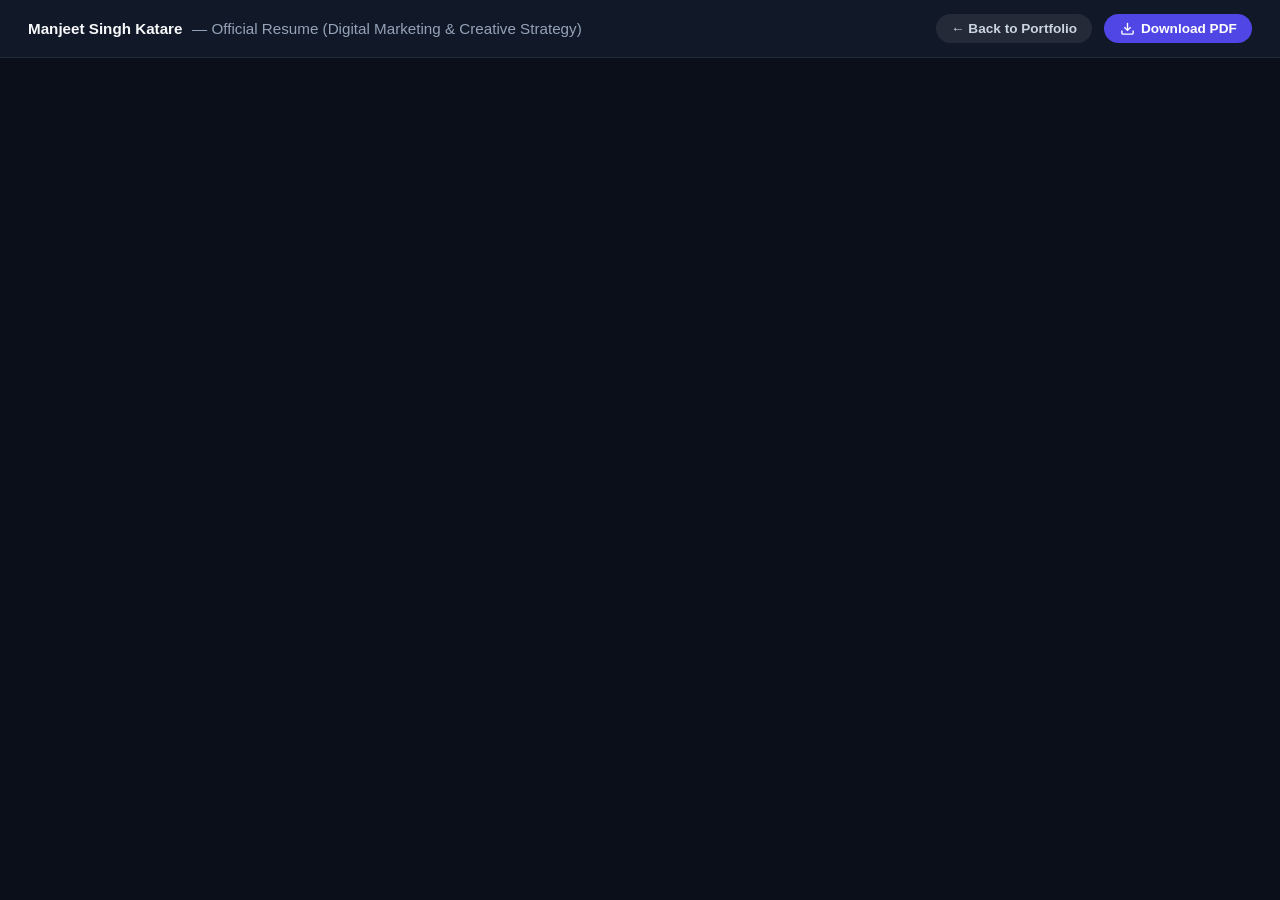
<file: resume.html>
<!DOCTYPE html>
<html lang="en">
<head>
  <meta charset="UTF-8">
  <meta name="viewport" content="width=device-width, initial-scale=1.0">
  <title>Manjeet Singh Katare — Official Resume</title>
  <link rel="icon" type="image/svg+xml" href="assets/images/branding/favicon.svg">
  <link rel="shortcut icon" href="favicon.ico">
  <!-- Fallback meta refresh if iframe does not load -->
  <noscript>
    <meta http-equiv="refresh" content="0; url=assets/docs/Manjeet_Singh_Resume.pdf">
  </noscript>
  <style>
    * { box-sizing: border-box; margin: 0; padding: 0; }
    body {
      background-color: #0b0f19;
      font-family: -apple-system, BlinkMacSystemFont, 'Segoe UI', Roboto, Helvetica, Arial, sans-serif;
      height: 100vh;
      display: flex;
      flex-direction: column;
      color: #f8fafc;
    }
    .top-bar {
      background: #111827;
      padding: 0.85rem 1.75rem;
      display: flex;
      justify-content: space-between;
      align-items: center;
      border-bottom: 1px solid rgba(255, 255, 255, 0.08);
      flex-wrap: wrap;
      gap: 0.75rem;
    }
    .brand-title {
      display: flex;
      align-items: center;
      gap: 0.6rem;
      font-size: 0.95rem;
      font-weight: 600;
    }
    .brand-title span {
      color: #94a3b8;
      font-weight: 400;
    }
    .action-group {
      display: flex;
      align-items: center;
      gap: 0.75rem;
    }
    .btn {
      text-decoration: none;
      padding: 0.45rem 0.95rem;
      border-radius: 9999px;
      font-size: 0.85rem;
      font-weight: 600;
      transition: all 0.2s ease;
      display: inline-flex;
      align-items: center;
      gap: 0.4rem;
    }
    .btn-back {
      color: #cbd5e1;
      background: rgba(255, 255, 255, 0.08);
    }
    .btn-back:hover {
      background: rgba(255, 255, 255, 0.15);
      color: #ffffff;
    }
    .btn-download {
      background: #4f46e5;
      color: #ffffff;
    }
    .btn-download:hover {
      background: #4338ca;
    }
    .pdf-frame {
      flex: 1;
      width: 100%;
      height: 100%;
      border: none;
      background: #0b0f19;
    }
  </style>
</head>
<body>
  <div class="top-bar">
    <div class="brand-title">
      <strong>Manjeet Singh Katare</strong>
      <span>— Official Resume (Digital Marketing &amp; Creative Strategy)</span>
    </div>
    <div class="action-group">
      <a href="index.html" class="btn btn-back">&larr; Back to Portfolio</a>
      <a href="assets/docs/Manjeet_Singh_Resume.pdf" download="Manjeet_Singh_Resume.pdf" class="btn btn-download">
        <svg width="15" height="15" viewBox="0 0 24 24" fill="none" stroke="currentColor" stroke-width="2.2">
          <path d="M21 15v4a2 2 0 0 1-2 2H5a2 2 0 0 1-2-2v-4"></path>
          <polyline points="7 10 12 15 17 10"></polyline>
          <line x1="12" y1="15" x2="12" y2="3"></line>
        </svg>
        Download PDF
      </a>
    </div>
  </div>
  <iframe src="assets/docs/Manjeet_Singh_Resume.pdf" class="pdf-frame" title="Manjeet Singh Katare Resume PDF Viewer"></iframe>
</body>
</html>
</file>
<file: css/styles.css>
/* ==========================================================================
   MANJEET SINGH KATARE — PERSONAL PORTFOLIO
   Design System & Styling — Inspired by Digifoc
   ========================================================================== */

/* --- CSS Variables & Theming --- */
:root {
  /* Fonts */
  --font-display: 'Plus Jakarta Sans', 'Inter', -apple-system, BlinkMacSystemFont, sans-serif;
  --font-body: 'Inter', -apple-system, BlinkMacSystemFont, 'Segoe UI', Roboto, sans-serif;

  /* Spacing & Layout */
  --max-width: 1240px;
  --header-height: 4.5rem;
  --radius-sm: 8px;
  --radius-md: 14px;
  --radius-lg: 20px;
  --radius-xl: 28px;
  --radius-full: 9999px;

  /* Transitions */
  --transition-fast: 0.18s cubic-bezier(0.16, 1, 0.3, 1);
  --transition-normal: 0.28s cubic-bezier(0.16, 1, 0.3, 1);
  --transition-slow: 0.45s cubic-bezier(0.16, 1, 0.3, 1);

  /* Light Theme (Default) */
  --bg-page: #f8fafc;
  --bg-surface: #ffffff;
  --bg-surface-elevated: #f1f5f9;
  --bg-card: #ffffff;
  --bg-card-hover: #ffffff;
  --bg-subtle: #f8fafc;
  --bg-tag: #eef2f6;

  --border-subtle: #e2e8f0;
  --border-card: rgba(15, 23, 42, 0.08);
  --border-focus: #4f46e5;
  --border-hover: #cbd5e1;

  --text-primary: #0f172a;
  --text-secondary: #475569;
  --text-muted: #64748b;
  --text-inverse: #ffffff;

  /* Accent: Royal Indigo & Vivid Cyan */
  --accent-primary: #4f46e5;
  --accent-primary-hover: #4338ca;
  --accent-light: rgba(79, 70, 229, 0.08);
  --accent-border: rgba(79, 70, 229, 0.22);

  --accent-cyan: #0284c7;
  --accent-cyan-light: rgba(2, 132, 199, 0.08);

  --accent-green: #10b981;
  --accent-green-light: rgba(16, 185, 129, 0.12);

  /* Shadows */
  --shadow-sm: 0 1px 3px rgba(15, 23, 42, 0.05);
  --shadow-card: 0 4px 20px -2px rgba(15, 23, 42, 0.06), 0 2px 6px -1px rgba(15, 23, 42, 0.03);
  --shadow-card-hover: 0 20px 35px -10px rgba(79, 70, 229, 0.14), 0 1px 3px rgba(15, 23, 42, 0.08);
  --shadow-modal: 0 25px 50px -12px rgba(15, 23, 42, 0.25);

  /* Header Blur */
  --nav-bg: rgba(248, 250, 252, 0.85);
  --nav-border: rgba(226, 232, 240, 0.8);
}

[data-theme="dark"] {
  /* Dark Theme */
  --bg-page: #0b0f19;
  --bg-surface: #111827;
  --bg-surface-elevated: #1e293b;
  --bg-card: #131b2e;
  --bg-card-hover: #17223b;
  --bg-subtle: #0f172a;
  --bg-tag: #1e293b;

  --border-subtle: rgba(255, 255, 255, 0.08);
  --border-card: rgba(255, 255, 255, 0.08);
  --border-focus: #818cf8;
  --border-hover: rgba(99, 102, 241, 0.35);

  --text-primary: #f8fafc;
  --text-secondary: #cbd5e1;
  --text-muted: #94a3b8;
  --text-inverse: #0b0f19;

  /* Accent: Electric Indigo & Bright Sky */
  --accent-primary: #6366f1;
  --accent-primary-hover: #818cf8;
  --accent-light: rgba(99, 102, 241, 0.15);
  --accent-border: rgba(99, 102, 241, 0.35);

  --accent-cyan: #38bdf8;
  --accent-cyan-light: rgba(56, 189, 248, 0.14);

  --accent-green: #34d399;
  --accent-green-light: rgba(52, 211, 153, 0.15);

  /* Shadows */
  --shadow-sm: 0 1px 3px rgba(0, 0, 0, 0.4);
  --shadow-card: 0 4px 20px -2px rgba(0, 0, 0, 0.45), 0 0 0 1px rgba(255, 255, 255, 0.05);
  --shadow-card-hover: 0 20px 40px -12px rgba(99, 102, 241, 0.28), 0 0 0 1px rgba(99, 102, 241, 0.4);
  --shadow-modal: 0 25px 50px -12px rgba(0, 0, 0, 0.8);

  /* Header Blur */
  --nav-bg: rgba(11, 15, 25, 0.85);
  --nav-border: rgba(255, 255, 255, 0.08);
}

/* --- Base & Reset --- */
*, *::before, *::after {
  box-sizing: border-box;
  margin: 0;
  padding: 0;
}

html {
  scroll-behavior: smooth;
  scroll-padding-top: 5.5rem;
  font-size: 16px;
  overflow-x: hidden;
  max-width: 100%;
  width: 100%;
}

body {
  font-family: var(--font-body);
  background-color: var(--bg-page);
  background-image: 
    radial-gradient(at 0% 0%, rgba(219, 234, 254, 0.70) 0px, transparent 50%),
    radial-gradient(at 100% 10%, rgba(252, 231, 243, 0.65) 0px, transparent 45%),
    radial-gradient(at 10% 50%, rgba(209, 250, 229, 0.60) 0px, transparent 50%),
    radial-gradient(at 90% 65%, rgba(243, 232, 255, 0.68) 0px, transparent 50%),
    radial-gradient(at 45% 95%, rgba(224, 242, 254, 0.65) 0px, transparent 55%);
  background-attachment: fixed;
  color: var(--text-primary);
  line-height: 1.65;
  transition: background-color var(--transition-normal), color var(--transition-normal);
  -webkit-font-smoothing: antialiased;
  -moz-osx-font-smoothing: grayscale;
  overflow-x: hidden;
  max-width: 100%;
  width: 100%;
  position: relative;
  padding-top: var(--header-height);
}

[data-theme="dark"] body {
  background-color: var(--bg-page);
  background-image: 
    radial-gradient(at 0% 0%, rgba(37, 99, 235, 0.22) 0px, transparent 50%),
    radial-gradient(at 100% 12%, rgba(124, 58, 237, 0.20) 0px, transparent 45%),
    radial-gradient(at 10% 52%, rgba(13, 148, 136, 0.18) 0px, transparent 50%),
    radial-gradient(at 90% 70%, rgba(219, 39, 119, 0.16) 0px, transparent 50%),
    radial-gradient(at 50% 95%, rgba(30, 64, 175, 0.22) 0px, transparent 55%);
  background-attachment: fixed;
}

img {
  max-width: 100%;
  height: auto;
  display: block;
}

a {
  color: inherit;
  text-decoration: none;
  transition: color var(--transition-fast);
}

button {
  font-family: inherit;
  cursor: pointer;
  border: none;
  background: none;
}

/* --- Container --- */
.container {
  width: 100%;
  max-width: var(--max-width);
  margin-left: auto;
  margin-right: auto;
  padding-left: 1.5rem;
  padding-right: 1.5rem;
}

/* --- Section Styling & Kickers --- */
.section {
  padding: 6.5rem 0;
  position: relative;
}

.section-alt {
  background-color: transparent;
  border-top: 1px solid var(--border-subtle);
  border-bottom: 1px solid var(--border-subtle);
}

.section-header {
  margin-bottom: 3.5rem;
}

.section-header.text-center {
  text-align: center;
  max-width: 720px;
  margin-left: auto;
  margin-right: auto;
}

.section-kicker {
  display: inline-flex;
  align-items: center;
  gap: 0.5rem;
  font-family: var(--font-display);
  font-size: 0.8125rem;
  font-weight: 700;
  letter-spacing: 0.12em;
  text-transform: uppercase;
  color: var(--accent-primary);
  margin-bottom: 0.75rem;
}

.section-kicker::before {
  content: '';
  display: inline-block;
  width: 8px;
  height: 8px;
  border-radius: var(--radius-full);
  background-color: var(--accent-primary);
}

.section-title {
  font-family: var(--font-display);
  font-size: clamp(2rem, 3.5vw, 2.75rem);
  font-weight: 800;
  letter-spacing: -0.03em;
  line-height: 1.2;
  color: var(--text-primary);
  margin-bottom: 1rem;
}

.section-subtitle {
  font-size: clamp(1rem, 1.8vw, 1.125rem);
  color: var(--text-secondary);
  line-height: 1.65;
  max-width: 680px;
}

.text-center .section-subtitle {
  margin-left: auto;
  margin-right: auto;
}

/* --- Typography Utilities --- */
.gradient-text {
  background: linear-gradient(135deg, var(--accent-primary) 0%, var(--accent-cyan) 100%);
  -webkit-background-clip: text;
  -webkit-text-fill-color: transparent;
  background-clip: text;
}

/* --- Buttons & UI Elements --- */
.btn {
  display: inline-flex;
  align-items: center;
  justify-content: center;
  gap: 0.625rem;
  padding: 0.8125rem 1.625rem;
  border-radius: var(--radius-full);
  font-family: var(--font-display);
  font-size: 0.9375rem;
  font-weight: 600;
  line-height: 1.2;
  transition: all var(--transition-normal);
  text-decoration: none;
  white-space: nowrap;
}

.btn-primary {
  background-color: var(--accent-primary);
  color: #ffffff !important;
  box-shadow: 0 4px 14px rgba(79, 70, 229, 0.3);
}

.btn-primary:hover {
  background-color: var(--accent-primary-hover);
  transform: translateY(-2px);
  box-shadow: 0 6px 20px rgba(79, 70, 229, 0.4);
}

.btn-secondary {
  background-color: var(--bg-surface);
  color: var(--text-primary);
  border: 1px solid var(--border-subtle);
  box-shadow: var(--shadow-sm);
}

.btn-secondary:hover {
  border-color: var(--border-hover);
  background-color: var(--bg-surface-elevated);
  transform: translateY(-2px);
  color: var(--accent-primary);
}

.btn-ghost {
  color: var(--text-secondary);
  background-color: transparent;
}

.btn-ghost:hover {
  color: var(--accent-primary);
  background-color: var(--accent-light);
}

.btn-sm {
  padding: 0.5rem 1rem;
  font-size: 0.8125rem;
}

/* --- Header & Navigation --- */
.site-header {
  position: fixed;
  top: 0;
  left: 0;
  width: 100%;
  height: var(--header-height);
  background-color: var(--nav-bg);
  backdrop-filter: blur(20px);
  -webkit-backdrop-filter: blur(20px);
  border-bottom: 1px solid var(--nav-border);
  z-index: 1000;
  transition: transform var(--transition-normal), background-color var(--transition-normal);
}

.site-header.header-hidden {
  transform: translateY(-100%);
}

.nav-container {
  display: flex;
  align-items: center;
  justify-content: space-between;
  height: 100%;
}

.brand-logo {
  display: flex;
  align-items: center;
  gap: 0.75rem;
  font-family: var(--font-display);
  color: var(--text-primary);
  text-decoration: none;
  flex-shrink: 0;
  min-width: max-content;
}

.brand-monogram-img {
  width: 36px;
  height: 36px;
  border-radius: 9px;
  object-fit: cover;
  box-shadow: var(--shadow-sm);
  flex-shrink: 0;
}

.brand-name {
  font-family: var(--font-display);
  font-size: 1.0625rem;
  font-weight: 700;
  letter-spacing: -0.02em;
  color: var(--text-primary);
  white-space: nowrap;
  line-height: 1.2;
}

.nav-links {
  display: flex;
  align-items: center;
  gap: clamp(0.2rem, 0.7vw, 0.45rem);
}

.nav-link {
  font-family: var(--font-display);
  font-size: clamp(0.8125rem, 0.85vw, 0.875rem);
  font-weight: 600;
  color: var(--text-secondary);
  padding: 0.45rem clamp(0.4rem, 0.6vw, 0.8rem);
  border-radius: var(--radius-full);
  white-space: nowrap;
  transition: all var(--transition-fast);
}

.nav-link:hover {
  color: var(--text-primary);
  background-color: var(--accent-light);
}

.nav-link.active {
  color: var(--accent-primary);
  background-color: var(--accent-light);
}

.nav-actions {
  display: flex;
  align-items: center;
  gap: 0.75rem;
}

/* Theme Toggle Button */
.theme-toggle-btn {
  width: 40px;
  height: 40px;
  border-radius: var(--radius-full);
  display: flex;
  align-items: center;
  justify-content: center;
  color: var(--text-secondary);
  background-color: var(--bg-surface);
  border: 1px solid var(--border-subtle);
  transition: all var(--transition-fast);
}

.theme-toggle-btn:hover {
  color: var(--accent-primary);
  border-color: var(--border-hover);
  background-color: var(--bg-surface-elevated);
}

.sun-icon {
  display: none;
}

.moon-icon {
  display: block;
}

[data-theme="dark"] .sun-icon {
  display: block;
}

[data-theme="dark"] .moon-icon {
  display: none;
}

/* Mobile Hamburger Button */
.hamburger-btn {
  display: none;
  width: 40px;
  height: 40px;
  border-radius: var(--radius-full);
  align-items: center;
  justify-content: center;
  color: var(--text-primary);
  background-color: var(--bg-surface);
  border: 1px solid var(--border-subtle);
}

/* Mobile Drawer (Fully Scrollable on Small Phones like Moto G4 360x640) */
.mobile-drawer {
  position: fixed;
  top: 0;
  right: -100%;
  width: min(88vw, 360px);
  height: 100vh;
  height: 100dvh;
  max-height: 100vh;
  max-height: 100dvh;
  background-color: var(--bg-surface);
  border-left: 1px solid var(--border-subtle);
  z-index: 1100;
  padding: 1.25rem 1.25rem 2rem;
  display: flex;
  flex-direction: column;
  justify-content: flex-start;
  overflow-y: auto;
  overflow-x: hidden;
  -webkit-overflow-scrolling: touch;
  overscroll-behavior: contain;
  touch-action: pan-y;
  transition: right 0.35s cubic-bezier(0.16, 1, 0.3, 1);
  box-shadow: var(--shadow-modal);
}

.mobile-drawer::-webkit-scrollbar {
  width: 4px;
}

.mobile-drawer::-webkit-scrollbar-track {
  background: transparent;
}

.mobile-drawer::-webkit-scrollbar-thumb {
  background: var(--border-subtle);
  border-radius: 4px;
}

.mobile-drawer.open {
  right: 0;
}

.mobile-drawer-main {
  display: flex;
  flex-direction: column;
  flex-shrink: 0;
}

.mobile-drawer-header {
  display: flex;
  align-items: center;
  justify-content: space-between;
  margin-bottom: 1.15rem;
  padding-bottom: 0.75rem;
  border-bottom: 1px solid var(--border-subtle);
  flex-shrink: 0;
}

.mobile-drawer-close {
  width: 38px;
  height: 38px;
  border-radius: var(--radius-full);
  display: flex;
  align-items: center;
  justify-content: center;
  color: var(--text-secondary);
  background-color: var(--bg-surface-elevated);
  border: 1px solid var(--border-subtle);
  cursor: pointer;
  transition: background-color var(--transition-fast), color var(--transition-fast);
}

.mobile-drawer-close:hover {
  color: var(--text-primary);
  background-color: var(--accent-light);
}

.mobile-nav-links {
  display: flex;
  flex-direction: column;
  gap: 0.25rem;
  flex-shrink: 0;
}

.mobile-nav-link {
  font-family: var(--font-display);
  font-size: 0.95rem;
  font-weight: 600;
  color: var(--text-primary);
  padding: 0.55rem 0.85rem;
  border-radius: var(--radius-sm);
  transition: all var(--transition-fast);
  display: flex;
  align-items: center;
}

.mobile-nav-link:hover,
.mobile-nav-link.active {
  background-color: var(--accent-light);
  color: var(--accent-primary);
}

.mobile-drawer-footer {
  display: flex;
  flex-direction: column;
  gap: 0.65rem;
  margin-top: 1.25rem;
  padding-top: 1.25rem;
  padding-bottom: 1rem;
  border-top: 1px solid var(--border-subtle);
  flex-shrink: 0;
}

.drawer-backdrop {
  position: fixed;
  inset: 0;
  background-color: rgba(15, 23, 42, 0.45);
  backdrop-filter: blur(4px);
  -webkit-backdrop-filter: blur(4px);
  z-index: 1050;
  opacity: 0;
  pointer-events: none;
  transition: opacity 0.3s ease;
}

.drawer-backdrop.active {
  opacity: 1;
  pointer-events: auto;
}

/* --- Hero Section --- */
.hero-section {
  padding: 4.5rem 0 5.5rem;
  position: relative;
  overflow: hidden;
}

.hero-grid {
  display: grid;
  grid-template-columns: 1.15fr 0.85fr;
  align-items: center;
  gap: 3.5rem;
}

.hero-content {
  display: flex;
  flex-direction: column;
}

/* ==========================================================================
   Hero Availability Status Pill
   ========================================================================== */
.hero-status-pill {
  display: inline-flex;
  align-items: center;
  gap: 0.625rem;
  padding: 0.45rem 1rem;
  border-radius: var(--radius-full);
  background-color: var(--bg-surface);
  border: 1px solid var(--border-subtle);
  font-family: var(--font-display);
  font-size: 0.8125rem;
  font-weight: 600;
  color: var(--text-secondary);
  width: fit-content;
  max-width: fit-content;
  margin-bottom: 1.75rem;
  box-shadow: var(--shadow-sm);
  text-decoration: none;
  transition: transform var(--transition-fast), border-color var(--transition-fast), box-shadow var(--transition-fast), color var(--transition-fast);
  cursor: pointer;
  white-space: nowrap;
}

.hero-status-pill:hover {
  transform: translateY(-2px);
  border-color: var(--accent-green);
  box-shadow: var(--shadow-md);
  color: var(--text-primary);
}

[data-theme="dark"] .hero-status-pill {
  background-color: var(--bg-surface);
  border-color: var(--border-subtle);
  color: var(--text-secondary);
}

[data-theme="dark"] .hero-status-pill:hover {
  border-color: var(--accent-green);
  color: var(--text-primary);
}

/* Pulsing Status Dot (Animation Point Like Before) */
.status-dot {
  width: 8px;
  height: 8px;
  border-radius: var(--radius-full);
  background-color: var(--accent-green);
  position: relative;
  flex-shrink: 0;
}

.status-dot::after {
  content: '';
  position: absolute;
  inset: -3px;
  border-radius: var(--radius-full);
  background-color: var(--accent-green);
  opacity: 0.4;
  animation: pulse-ring 2s infinite cubic-bezier(0.4, 0, 0.6, 1);
}

@keyframes pulse-ring {
  0% {
    transform: scale(0.9);
    opacity: 0.8;
  }
  100% {
    transform: scale(2.2);
    opacity: 0;
  }
}

@media (max-width: 480px) {
  .hero-status-pill {
    padding: 0.35rem 0.75rem;
    gap: 0.5rem;
    font-size: 0.75rem;
    margin-bottom: 1.35rem;
  }
}

.hero-headline {
  font-family: var(--font-display);
  font-size: clamp(2.5rem, 5vw, 4.25rem);
  font-weight: 800;
  line-height: 1.08;
  letter-spacing: -0.04em;
  color: var(--text-primary);
  margin-bottom: 1.25rem;
}

.hero-subhead {
  font-size: clamp(1.0625rem, 1.8vw, 1.25rem);
  color: var(--text-secondary);
  line-height: 1.6;
  max-width: 600px;
  margin-bottom: 2rem;
}

.hero-actions {
  display: flex;
  flex-wrap: wrap;
  gap: 1rem;
  margin-bottom: 2.5rem;
}

.hero-social-row {
  display: flex;
  align-items: center;
  gap: 0.75rem;
  padding-top: 1.5rem;
  border-top: 1px solid var(--border-subtle);
}

.hero-social-label {
  font-size: 0.8125rem;
  font-weight: 600;
  color: var(--text-muted);
  text-transform: uppercase;
  letter-spacing: 0.05em;
  margin-right: 0.5rem;
}

.social-circle-btn {
  width: 38px;
  height: 38px;
  border-radius: var(--radius-full);
  display: flex;
  align-items: center;
  justify-content: center;
  background-color: var(--bg-surface);
  border: 1px solid var(--border-subtle);
  color: var(--text-secondary);
  transition: all var(--transition-fast);
}

.social-circle-btn:hover {
  color: var(--accent-primary);
  border-color: var(--accent-primary);
  transform: translateY(-2px);
  background-color: var(--accent-light);
}

/* Hero Visual Composition */
.hero-visual {
  position: relative;
  display: flex;
  justify-content: center;
  align-items: center;
  z-index: 2;
}

.hero-photo-frame {
  position: relative;
  width: min(100%, 380px);
  border-radius: var(--radius-xl);
  padding: 0.75rem;
  background-color: var(--bg-surface);
  border: 1px solid var(--border-subtle);
  box-shadow: var(--shadow-card);
  transition: transform var(--transition-normal), box-shadow var(--transition-normal);
}

/* Dark Mode Depth Effect behind Photo */
[data-theme="dark"] .hero-photo-frame {
  background: linear-gradient(145deg, #151d30 0%, #0d1424 100%);
  border: 1.5px solid rgba(99, 102, 241, 0.45);
  box-shadow: 
    0 25px 60px -12px rgba(0, 0, 0, 0.95),
    0 0 38px -5px rgba(99, 102, 241, 0.4),
    inset 0 1px 1px rgba(255, 255, 255, 0.18);
}

[data-theme="dark"] .hero-photo-frame::before {
  content: '';
  position: absolute;
  inset: -14px;
  border-radius: calc(var(--radius-xl) + 14px);
  background: radial-gradient(
    circle at 50% 45%,
    rgba(99, 102, 241, 0.55) 0%,
    rgba(56, 189, 248, 0.35) 45%,
    rgba(147, 51, 234, 0.25) 65%,
    transparent 80%
  );
  filter: blur(28px);
  z-index: -1;
  opacity: 0.95;
  pointer-events: none;
  animation: photoGlowPulse 5s ease-in-out infinite alternate;
}

[data-theme="dark"] .hero-photo-frame:hover::before {
  opacity: 1;
  filter: blur(34px);
  transform: scale(1.06);
}

@keyframes photoGlowPulse {
  0% {
    transform: scale(0.97);
    opacity: 0.8;
  }
  100% {
    transform: scale(1.04);
    opacity: 1;
    filter: blur(32px);
  }
}

.hero-photo-inner {
  position: relative;
  border-radius: calc(var(--radius-xl) - 6px);
  overflow: hidden;
  background: linear-gradient(180deg, rgba(79, 70, 229, 0.05) 0%, rgba(2, 132, 199, 0.08) 100%);
}

[data-theme="dark"] .hero-photo-inner {
  background: linear-gradient(180deg, rgba(30, 41, 59, 0.7) 0%, rgba(15, 23, 42, 0.95) 100%);
  box-shadow: inset 0 0 25px rgba(0, 0, 0, 0.6);
  border: 1px solid rgba(255, 255, 255, 0.08);
}

.hero-photo-inner img {
  width: 100%;
  height: auto;
  aspect-ratio: 4/4.6;
  object-fit: cover;
  display: block;
}

/* Floating Badges */
.hero-badge-float {
  position: absolute;
  padding: 0.75rem 1rem;
  border-radius: var(--radius-md);
  background-color: var(--bg-surface);
  border: 1px solid var(--border-subtle);
  box-shadow: var(--shadow-card);
  display: flex;
  align-items: center;
  gap: 0.75rem;
  animation: float-badge 4s ease-in-out infinite alternate;
}

.hero-badge-float.badge-top-right {
  top: 1.5rem;
  right: -1.5rem;
}

.hero-badge-float.badge-bottom-left {
  bottom: 2rem;
  left: -1.5rem;
  animation-delay: -2s;
}

@keyframes float-badge {
  0% { transform: translateY(0); }
  100% { transform: translateY(-8px); }
}

.badge-float-icon {
  width: 36px;
  height: 36px;
  border-radius: 10px;
  display: flex;
  align-items: center;
  justify-content: center;
  background-color: var(--accent-light);
  color: var(--accent-primary);
  flex-shrink: 0;
}

.badge-float-text {
  display: flex;
  flex-direction: column;
}

.badge-float-title {
  font-family: var(--font-display);
  font-size: 0.875rem;
  font-weight: 700;
  line-height: 1.2;
  color: var(--text-primary);
}

.badge-float-sub {
  font-size: 0.75rem;
  color: var(--text-muted);
}

/* --- Proof & Highlights Strip --- */
.hero-proof-strip {
  margin-top: 4.5rem;
  padding: 1.75rem 2rem;
  border-radius: var(--radius-lg);
  background-color: var(--bg-surface);
  border: 1px solid var(--border-subtle);
  box-shadow: var(--shadow-sm);
  display: grid;
  grid-template-columns: repeat(4, 1fr);
  gap: 2rem;
}

.proof-item {
  display: flex;
  align-items: center;
  gap: 1rem;
}

.proof-icon {
  width: 44px;
  height: 44px;
  border-radius: var(--radius-md);
  background-color: var(--accent-light);
  color: var(--accent-primary);
  display: flex;
  align-items: center;
  justify-content: center;
  flex-shrink: 0;
}

.proof-details {
  display: flex;
  flex-direction: column;
}

.proof-val {
  font-family: var(--font-display);
  font-size: 1.375rem;
  font-weight: 800;
  letter-spacing: -0.02em;
  color: var(--text-primary);
  line-height: 1.2;
}

.proof-label {
  font-size: 0.8125rem;
  color: var(--text-secondary);
  line-height: 1.3;
}

/* --- About Section & Synergy --- */
.about-grid {
  display: grid;
  grid-template-columns: 1.15fr 0.85fr;
  gap: 3rem;
  align-items: stretch;
  margin-bottom: 2.25rem;
}

/* Digifoc-inspired Callout Badge in About Section */
.about-hero-callout {
  border: 1px solid var(--border-subtle);
  border-radius: var(--radius-md);
  padding: 1.15rem 1.5rem;
  background-color: var(--bg-surface);
  box-shadow: var(--shadow-sm);
  margin-bottom: 0.5rem;
  width: 100%;
}

.about-callout-title {
  font-family: var(--font-display);
  font-size: clamp(1.2rem, 2vw, 1.45rem);
  font-weight: 800;
  color: var(--text-primary);
  line-height: 1.3;
  margin-bottom: 0.25rem;
}

.about-callout-subtitle {
  font-size: 0.875rem;
  font-weight: 600;
  color: var(--accent-primary);
  margin-bottom: 0;
}

.about-narrative {
  display: flex;
  flex-direction: column;
  gap: 1.25rem;
  font-size: 1.0625rem;
  color: var(--text-secondary);
}

.about-narrative strong {
  color: var(--text-primary);
  font-weight: 600;
}

/* Tri-Discipline Framework / Full-Width Synergy Module */
.synergy-card {
  margin-top: 2.5rem;
  padding: 2.25rem;
  border-radius: var(--radius-xl);
  background-color: var(--bg-surface);
  border: 1px solid var(--border-subtle);
  box-shadow: var(--shadow-sm);
}

.synergy-header {
  display: flex;
  align-items: center;
  justify-content: space-between;
  margin-bottom: 1.5rem;
  flex-wrap: wrap;
  gap: 0.75rem;
}

.synergy-badge {
  display: inline-flex;
  align-items: center;
  gap: 0.5rem;
  font-family: var(--font-display);
  font-size: 0.75rem;
  font-weight: 700;
  letter-spacing: 0.08em;
  text-transform: uppercase;
  color: var(--accent-primary);
  background-color: var(--accent-light);
  padding: 0.35rem 0.75rem;
  border-radius: var(--radius-full);
}

.synergy-pillars {
  display: grid;
  grid-template-columns: repeat(3, 1fr);
  gap: 1.5rem;
  align-items: stretch;
}

.synergy-pillar {
  padding: 1.5rem;
  border-radius: var(--radius-lg);
  background-color: var(--bg-page);
  border: 1px solid var(--border-subtle);
  display: flex;
  flex-direction: column;
  transition: all var(--transition-fast);
}

.synergy-pillar:hover {
  transform: translateY(-2px);
  border-color: var(--accent-primary);
  box-shadow: var(--shadow-sm);
}

.synergy-pillar-header {
  display: flex;
  align-items: center;
  gap: 0.65rem;
  color: var(--accent-primary);
  margin-bottom: 0.85rem;
}

.synergy-pillar-header .synergy-pillar-title {
  margin-bottom: 0;
  font-size: 1.05rem;
  font-weight: 700;
  color: var(--text-primary);
}

.synergy-tags {
  display: flex;
  flex-wrap: wrap;
  gap: 0.45rem;
}

.synergy-tag {
  font-size: 0.75rem;
  padding: 0.25rem 0.6rem;
  border-radius: var(--radius-full);
  background-color: var(--bg-tag);
  color: var(--text-secondary);
  border: 1px solid var(--border-subtle);
  font-weight: 500;
}

/* About Side Stats Stack */
.about-stats-stack {
  display: flex;
  flex-direction: column;
  justify-content: space-between;
  gap: 1rem;
  height: 100%;
}

.about-stat-box {
  flex: 1;
  padding: 1.35rem 1.5rem;
  border-radius: var(--radius-lg);
  background-color: var(--bg-surface);
  border: 1px solid var(--border-subtle);
  box-shadow: var(--shadow-sm);
  display: flex;
  align-items: flex-start;
  gap: 1.25rem;
  transition: transform var(--transition-fast), border-color var(--transition-fast), box-shadow var(--transition-fast);
}

.about-stat-box:hover {
  transform: translateY(-2px);
  border-color: var(--accent-primary);
  box-shadow: var(--shadow-md);
  background-color: var(--bg-surface-elevated);
}

.about-stat-icon {
  width: 44px;
  height: 44px;
  border-radius: var(--radius-md);
  background-color: var(--accent-light);
  color: var(--accent-primary);
  display: flex;
  align-items: center;
  justify-content: center;
  flex-shrink: 0;
}

.about-stat-body {
  display: flex;
  flex-direction: column;
}

.about-stat-number {
  font-family: var(--font-display);
  font-size: 1.25rem;
  font-weight: 700;
  color: var(--text-primary);
  margin-bottom: 0.25rem;
}

.about-stat-desc {
  font-size: 0.875rem;
  color: var(--text-secondary);
  line-height: 1.5;
}

/* --- Experience Section --- */
.experience-list {
  display: flex;
  flex-direction: column;
  gap: 2rem;
  position: relative;
}

.exp-card {
  padding: 2.25rem;
  border-radius: var(--radius-xl);
  background-color: var(--bg-surface);
  border: 1px solid var(--border-subtle);
  box-shadow: var(--shadow-sm);
  transition: all var(--transition-normal);
  position: relative;
}

.exp-card:hover {
  border-color: var(--accent-border);
  box-shadow: var(--shadow-card-hover);
  transform: translateY(-3px);
}

.exp-header {
  display: flex;
  align-items: flex-start;
  justify-content: space-between;
  margin-bottom: 1.25rem;
  flex-wrap: wrap;
  gap: 1rem;
}

.exp-title-group {
  display: flex;
  flex-direction: column;
}

.exp-role {
  font-family: var(--font-display);
  font-size: 1.25rem;
  font-weight: 700;
  color: var(--text-primary);
  line-height: 1.3;
}

.exp-company-row {
  display: flex;
  align-items: center;
  gap: 0.5rem;
  font-size: 0.9375rem;
  color: var(--text-secondary);
  margin-top: 0.25rem;
}

.exp-company-name {
  font-weight: 600;
  color: var(--accent-primary);
}

.exp-meta-badge {
  display: inline-flex;
  align-items: center;
  gap: 0.5rem;
  padding: 0.35rem 0.875rem;
  border-radius: var(--radius-full);
  background-color: var(--accent-light);
  color: var(--accent-primary);
  font-family: var(--font-display);
  font-size: 0.8125rem;
  font-weight: 600;
}

.exp-bullets {
  list-style: none;
  display: flex;
  flex-direction: column;
  gap: 0.75rem;
  margin-bottom: 1.5rem;
}

.exp-bullet-item {
  position: relative;
  padding-left: 1.5rem;
  color: var(--text-secondary);
  font-size: 0.9375rem;
  line-height: 1.6;
}

.exp-bullet-item::before {
  content: '→';
  position: absolute;
  left: 0;
  top: 0;
  color: var(--accent-primary);
  font-weight: 700;
}

.exp-skills-row {
  display: flex;
  flex-wrap: wrap;
  align-items: center;
  gap: 0.5rem;
  padding-top: 1.25rem;
  border-top: 1px solid var(--border-subtle);
}

.exp-skill-tag {
  font-size: 0.75rem;
  font-weight: 500;
  padding: 0.25rem 0.625rem;
  border-radius: var(--radius-full);
  background-color: var(--bg-tag);
  color: var(--text-secondary);
}

.exp-cert-action {
  margin-left: auto;
  display: inline-flex;
  align-items: center;
  gap: 0.5rem;
  font-family: var(--font-display);
  font-size: 0.8125rem;
  font-weight: 600;
  color: var(--accent-primary);
  padding: 0.4rem 0.875rem;
  border-radius: var(--radius-full);
  background-color: var(--accent-light);
  transition: all var(--transition-fast);
}

.exp-cert-action:hover {
  background-color: var(--accent-primary);
  color: #ffffff;
}

/* --- Projects / Selected Work --- */
.portfolio-filter-bar {
  display: flex;
  align-items: center;
  justify-content: center;
  flex-wrap: wrap;
  gap: 0.5rem;
  margin-bottom: 3rem;
}

.filter-btn {
  font-family: var(--font-display);
  font-size: 0.875rem;
  font-weight: 600;
  padding: 0.625rem 1.25rem;
  border-radius: var(--radius-full);
  background-color: var(--bg-surface);
  border: 1px solid var(--border-subtle);
  color: var(--text-secondary);
  transition: all var(--transition-fast);
}

.filter-btn:hover {
  color: var(--text-primary);
  border-color: var(--border-hover);
}

.filter-btn.active {
  background-color: var(--accent-primary);
  border-color: var(--accent-primary);
  color: #ffffff;
  box-shadow: 0 4px 12px rgba(79, 70, 229, 0.25);
}

.projects-grid {
  display: grid;
  grid-template-columns: repeat(2, 1fr);
  gap: 2.25rem;
}

.project-card {
  border-radius: var(--radius-xl);
  background-color: var(--bg-surface);
  border: 1px solid var(--border-subtle);
  box-shadow: var(--shadow-sm);
  overflow: hidden;
  display: flex;
  flex-direction: column;
  transition: all var(--transition-normal);
  cursor: pointer;
}

.project-card:hover {
  transform: translateY(-6px);
  border-color: var(--accent-border);
  box-shadow: var(--shadow-card-hover);
}

.project-media-box {
  position: relative;
  width: 100%;
  aspect-ratio: 16/9.5;
  overflow: hidden;
  background-color: var(--bg-subtle);
}

.project-media-box img {
  width: 100%;
  height: 100%;
  object-fit: cover;
  transition: transform var(--transition-slow);
}

.project-card:hover .project-media-box img {
  transform: scale(1.04);
}

.project-tag-pill {
  position: absolute;
  top: 1rem;
  left: 1rem;
  padding: 0.35rem 0.875rem;
  border-radius: var(--radius-full);
  background-color: rgba(15, 23, 42, 0.75);
  backdrop-filter: blur(8px);
  color: #ffffff;
  font-family: var(--font-display);
  font-size: 0.75rem;
  font-weight: 600;
  letter-spacing: 0.04em;
}

.project-zoom-badge {
  position: absolute;
  bottom: 1rem;
  right: 1rem;
  width: 36px;
  height: 36px;
  border-radius: var(--radius-full);
  background-color: rgba(15, 23, 42, 0.75);
  backdrop-filter: blur(8px);
  color: #ffffff;
  display: flex;
  align-items: center;
  justify-content: center;
  opacity: 0;
  transform: scale(0.8);
  transition: all var(--transition-fast);
}

.project-card:hover .project-zoom-badge {
  opacity: 1;
  transform: scale(1);
}

.project-body {
  padding: 2rem;
  display: flex;
  flex-direction: column;
  flex-grow: 1;
}

.project-client {
  font-size: 0.8125rem;
  font-weight: 600;
  text-transform: uppercase;
  letter-spacing: 0.08em;
  color: var(--accent-primary);
  margin-bottom: 0.5rem;
}

.project-title {
  font-family: var(--font-display);
  font-size: 1.25rem;
  font-weight: 700;
  letter-spacing: -0.02em;
  color: var(--text-primary);
  line-height: 1.35;
  margin-bottom: 0.75rem;
}

.project-desc {
  font-size: 0.9375rem;
  color: var(--text-secondary);
  line-height: 1.6;
  margin-bottom: 1.25rem;
  flex-grow: 1;
}

.project-outcome-pill {
  display: flex;
  align-items: center;
  gap: 0.5rem;
  padding: 0.5rem 0.875rem;
  border-radius: var(--radius-sm);
  background-color: var(--accent-green-light);
  color: var(--accent-green);
  font-size: 0.8125rem;
  font-weight: 600;
  margin-bottom: 1.25rem;
}

[data-theme="light"] .project-outcome-pill {
  color: #065f46;
  background-color: #d1fae5;
}

.project-footer {
  display: flex;
  align-items: center;
  justify-content: space-between;
  padding-top: 1rem;
  border-top: 1px solid var(--border-subtle);
  font-size: 0.8125rem;
  color: var(--text-muted);
}

.project-action-link {
  font-family: var(--font-display);
  font-weight: 600;
  color: var(--accent-primary);
  display: inline-flex;
  align-items: center;
  gap: 0.35rem;
}

.project-card-actions {
  display: inline-flex;
  align-items: center;
  gap: 0.65rem;
}

.project-live-btn {
  display: inline-flex;
  align-items: center;
  gap: 0.35rem;
  padding: 0.25rem 0.65rem;
  border-radius: var(--radius-full);
  background: rgba(59, 130, 246, 0.1);
  color: #2563eb;
  font-family: var(--font-display);
  font-size: 0.75rem;
  font-weight: 700;
  text-decoration: none;
  border: 1px solid rgba(59, 130, 246, 0.3);
  transition: transform var(--transition-fast), background var(--transition-fast), color var(--transition-fast), box-shadow var(--transition-fast);
}

.project-live-btn:hover {
  background: #2563eb;
  color: #ffffff;
  transform: translateY(-1px);
  box-shadow: 0 4px 12px rgba(37, 99, 235, 0.3);
}

[data-theme="dark"] .project-live-btn {
  background: rgba(96, 165, 250, 0.15);
  color: #93c5fd;
  border-color: rgba(96, 165, 250, 0.35);
}

[data-theme="dark"] .project-live-btn:hover {
  background: #3b82f6;
  color: #ffffff;
}

/* --- Creative Work & YouTube Showcase --- */
.creator-spotlight-card {
  padding: 2.5rem;
  border-radius: var(--radius-xl);
  background: linear-gradient(135deg, var(--bg-surface) 0%, var(--bg-subtle) 100%);
  border: 1px solid var(--border-subtle);
  box-shadow: var(--shadow-sm);
  display: flex;
  align-items: center;
  justify-content: space-between;
  gap: 2.5rem;
  margin-bottom: 3rem;
  flex-wrap: wrap;
}

.creator-spotlight-left {
  display: flex;
  align-items: center;
  gap: 1.75rem;
  flex-wrap: wrap;
}

.creator-avatar-wrap {
  position: relative;
  width: 90px;
  height: 90px;
  border-radius: var(--radius-full);
  border: 3px solid var(--accent-primary);
  overflow: hidden;
  box-shadow: var(--shadow-card);
}

.creator-avatar-wrap img {
  width: 100%;
  height: 100%;
  object-fit: cover;
}

.creator-meta {
  display: flex;
  flex-direction: column;
}

.creator-meta-badge {
  display: inline-flex;
  align-items: center;
  gap: 0.4rem;
  font-size: 0.75rem;
  font-weight: 700;
  text-transform: uppercase;
  letter-spacing: 0.08em;
  color: #ef4444;
  margin-bottom: 0.35rem;
}

.creator-name {
  font-family: var(--font-display);
  font-size: 1.5rem;
  font-weight: 800;
  color: var(--text-primary);
}

.creator-handle {
  font-size: 0.875rem;
  color: var(--text-secondary);
}

.creator-bio {
  font-size: 0.9375rem;
  color: var(--text-secondary);
  max-width: 580px;
  margin-top: 0.5rem;
  line-height: 1.5;
}

.creative-videos-grid {
  display: grid;
  grid-template-columns: repeat(3, 1fr);
  gap: 2rem;
}

.video-card {
  border-radius: var(--radius-lg);
  background-color: var(--bg-surface);
  border: 1px solid var(--border-subtle);
  box-shadow: var(--shadow-sm);
  overflow: hidden;
  display: flex;
  flex-direction: column;
  transition: all var(--transition-normal);
  text-decoration: none;
  color: inherit;
}

.video-card:hover {
  transform: translateY(-5px);
  border-color: var(--accent-border);
  box-shadow: var(--shadow-card-hover);
}

.video-media-box {
  position: relative;
  width: 100%;
  aspect-ratio: 16/9;
  background-color: #000000;
  overflow: hidden;
}

.video-media-box img {
  width: 100%;
  height: 100%;
  object-fit: cover;
  opacity: 0.9;
  transition: transform var(--transition-slow), opacity var(--transition-fast);
}

.video-card:hover .video-media-box img {
  transform: scale(1.05);
  opacity: 1;
}

.video-play-btn {
  position: absolute;
  top: 50%;
  left: 50%;
  transform: translate(-50%, -50%);
  width: 48px;
  height: 48px;
  border-radius: var(--radius-full);
  background-color: rgba(239, 68, 68, 0.9);
  color: #ffffff;
  display: flex;
  align-items: center;
  justify-content: center;
  box-shadow: 0 4px 15px rgba(239, 68, 68, 0.4);
  transition: all var(--transition-fast);
}

.video-card:hover .video-play-btn {
  transform: translate(-50%, -50%) scale(1.12);
  background-color: #ef4444;
}

.video-category-tag {
  position: absolute;
  top: 0.75rem;
  left: 0.75rem;
  padding: 0.25rem 0.625rem;
  border-radius: var(--radius-full);
  background-color: rgba(15, 23, 42, 0.75);
  color: #ffffff;
  font-size: 0.6875rem;
  font-weight: 600;
}

.video-body {
  padding: 1.5rem;
  display: flex;
  flex-direction: column;
  flex-grow: 1;
}

.video-title {
  font-family: var(--font-display);
  font-size: 1.0625rem;
  font-weight: 700;
  color: var(--text-primary);
  line-height: 1.4;
  margin-bottom: 0.5rem;
}

.video-desc {
  font-size: 0.875rem;
  color: var(--text-secondary);
  line-height: 1.55;
  margin-bottom: 1rem;
  flex-grow: 1;
}

.video-link-text {
  font-family: var(--font-display);
  font-size: 0.8125rem;
  font-weight: 600;
  color: #ef4444;
  display: inline-flex;
  align-items: center;
  gap: 0.35rem;
}

/* --- Skills & Tools Section (Digifoc Inspired) --- */
/* ==========================================================================
   05 / Skills & Software Ecosystem
   ========================================================================== */
.domain-skills-title {
  font-family: var(--font-display);
  font-size: 0.95rem;
  font-weight: 700;
  text-transform: uppercase;
  letter-spacing: 0.08em;
  color: var(--accent-primary);
  margin-top: 2.5rem;
  margin-bottom: 1.25rem;
  display: flex;
  align-items: center;
  gap: 0.65rem;
}

.domain-skills-title:first-of-type {
  margin-top: 1rem;
}

.domain-skills-title::after {
  content: '';
  flex-grow: 1;
  height: 1px;
  background-color: var(--border-subtle);
  margin-left: 0.5rem;
}

.domain-title-icon {
  display: inline-flex;
  align-items: center;
  justify-content: center;
  color: var(--accent-primary);
  flex-shrink: 0;
}

.tools-software-grid {
  display: grid;
  grid-template-columns: repeat(auto-fill, minmax(330px, 1fr));
  gap: 1.25rem;
  margin-bottom: 2.5rem;
}

.tool-software-card {
  background: var(--bg-surface);
  border: 1.5px solid var(--border-subtle);
  border-radius: var(--radius-md);
  padding: 1.25rem 1.35rem;
  display: flex;
  align-items: center;
  gap: 1.15rem;
  box-shadow: var(--shadow-sm);
  transition: transform var(--transition-fast), border-color var(--transition-fast), box-shadow var(--transition-fast);
}

.tool-software-card:hover {
  border-color: var(--accent-primary);
  transform: translateY(-3px);
  box-shadow: var(--shadow-md);
}

[data-theme="dark"] .tool-software-card {
  background: #111827;
  border-color: rgba(255, 255, 255, 0.09);
  box-shadow: 0 4px 14px rgba(0, 0, 0, 0.35);
}

[data-theme="dark"] .tool-software-card:hover {
  border-color: #3b82f6;
  box-shadow: 0 8px 22px rgba(0, 0, 0, 0.5);
}

.tool-icon-wrapper {
  width: 58px;
  height: 58px;
  border-radius: 14px;
  background: #ffffff;
  border: 1.5px solid rgba(0, 0, 0, 0.08);
  display: flex;
  align-items: center;
  justify-content: center;
  flex-shrink: 0;
  transition: transform var(--transition-fast), border-color var(--transition-fast), box-shadow var(--transition-fast);
  overflow: hidden;
  padding: 6px;
  box-shadow: 0 2px 8px rgba(0, 0, 0, 0.04);
}

.tool-software-card:hover .tool-icon-wrapper {
  transform: scale(1.06);
  border-color: var(--accent-primary);
  box-shadow: 0 4px 14px rgba(37, 99, 235, 0.16);
}

.tool-brand-img {
  width: 100%;
  height: 100%;
  max-width: 44px;
  max-height: 44px;
  object-fit: contain;
  display: block;
}

[data-theme="dark"] .tool-icon-wrapper {
  background: #1e293b;
  border-color: rgba(255, 255, 255, 0.1);
  box-shadow: 0 4px 12px rgba(0, 0, 0, 0.35);
}

[data-theme="dark"] .tool-software-card:hover .tool-icon-wrapper {
  border-color: #3b82f6;
  box-shadow: 0 4px 16px rgba(59, 130, 246, 0.3);
}

.tool-info {
  flex-grow: 1;
  min-width: 0;
}

.tool-name-row {
  display: flex;
  align-items: center;
  justify-content: space-between;
  flex-wrap: wrap;
  gap: 0.5rem;
  margin-bottom: 0.35rem;
}

.tool-name {
  font-size: 1.02rem;
  font-weight: 700;
  color: var(--text-primary);
  font-family: var(--font-display);
}

.tool-badges-group {
  display: flex;
  align-items: center;
  gap: 0.4rem;
  flex-shrink: 0;
}

.tool-exp-badge {
  font-size: 0.72rem;
  font-weight: 700;
  padding: 0.18rem 0.55rem;
  border-radius: 6px;
  background: rgba(37, 99, 235, 0.1);
  color: #2563eb;
  border: 1px solid rgba(37, 99, 235, 0.25);
  letter-spacing: 0.02em;
  flex-shrink: 0;
}

[data-theme="dark"] .tool-exp-badge {
  background: rgba(59, 130, 246, 0.2);
  color: #93c5fd;
  border-color: rgba(59, 130, 246, 0.4);
}

.tool-badge {
  font-size: 0.68rem;
  font-weight: 600;
  text-transform: uppercase;
  letter-spacing: 0.04em;
  padding: 0.18rem 0.5rem;
  border-radius: 6px;
  background: var(--bg-surface-elevated);
  color: var(--text-secondary);
  border: 1px solid var(--border-subtle);
  flex-shrink: 0;
}

[data-theme="dark"] .tool-badge {
  background: rgba(255, 255, 255, 0.06);
  color: #cbd5e1;
  border-color: rgba(255, 255, 255, 0.12);
}

.tool-role-desc {
  font-size: 0.835rem;
  color: var(--text-secondary);
  line-height: 1.45;
}

/* ==========================================================================
   Strategic Competencies & Marketing Methodologies — Bento Grid Showcase
   ========================================================================== */
.competencies-bento-grid {
  display: grid;
  grid-template-columns: repeat(auto-fit, minmax(270px, 1fr));
  gap: 1.5rem;
  margin-top: 1.25rem;
}

.competency-bento-card {
  position: relative;
  background: var(--bg-surface);
  border: 1.5px solid var(--border-subtle);
  border-radius: 18px;
  padding: 1.65rem 1.45rem 1.35rem;
  display: flex;
  flex-direction: column;
  overflow: hidden;
  box-shadow: 0 4px 18px rgba(0, 0, 0, 0.04);
  transition: transform var(--transition-fast), box-shadow var(--transition-fast), border-color var(--transition-fast);
}

.competency-bento-card:hover {
  transform: translateY(-4px);
}

[data-theme="dark"] .competency-bento-card {
  background: #111827;
  border-color: rgba(255, 255, 255, 0.08);
  box-shadow: 0 4px 20px rgba(0, 0, 0, 0.4);
}

.comp-card-top-accent {
  position: absolute;
  top: 0;
  left: 0;
  right: 0;
  height: 4px;
}

/* Theme Accents (Light & Dark Compliant) */
/* 1. Emerald (SEO & Content) */
.theme-emerald .comp-card-top-accent {
  background: linear-gradient(90deg, #10b981, #059669);
}
.theme-emerald .comp-card-icon-box {
  background: rgba(16, 185, 129, 0.12);
  color: #059669;
}
.theme-emerald .comp-card-kicker {
  color: #059669;
}
.theme-emerald .comp-chip-dot {
  background: #10b981;
}
.theme-emerald:hover {
  border-color: rgba(16, 185, 129, 0.45);
  box-shadow: 0 12px 30px rgba(16, 185, 129, 0.12);
}
[data-theme="dark"] .theme-emerald .comp-card-icon-box {
  background: rgba(16, 185, 129, 0.2);
  color: #34d399;
}
[data-theme="dark"] .theme-emerald .comp-card-kicker {
  color: #34d399;
}
[data-theme="dark"] .theme-emerald:hover {
  border-color: rgba(52, 211, 153, 0.5);
  box-shadow: 0 12px 30px rgba(16, 185, 129, 0.2);
}

/* 2. Indigo (Performance & Paid Growth) */
.theme-indigo .comp-card-top-accent {
  background: linear-gradient(90deg, #6366f1, #4f46e5);
}
.theme-indigo .comp-card-icon-box {
  background: rgba(99, 102, 241, 0.12);
  color: #4f46e5;
}
.theme-indigo .comp-card-kicker {
  color: #4f46e5;
}
.theme-indigo .comp-chip-dot {
  background: #6366f1;
}
.theme-indigo:hover {
  border-color: rgba(99, 102, 241, 0.45);
  box-shadow: 0 12px 30px rgba(99, 102, 241, 0.12);
}
[data-theme="dark"] .theme-indigo .comp-card-icon-box {
  background: rgba(99, 102, 241, 0.2);
  color: #a5b4fc;
}
[data-theme="dark"] .theme-indigo .comp-card-kicker {
  color: #a5b4fc;
}
[data-theme="dark"] .theme-indigo:hover {
  border-color: rgba(165, 180, 252, 0.5);
  box-shadow: 0 12px 30px rgba(99, 102, 241, 0.2);
}

/* 3. Amber (Research & Analytics) */
.theme-amber .comp-card-top-accent {
  background: linear-gradient(90deg, #f59e0b, #d97706);
}
.theme-amber .comp-card-icon-box {
  background: rgba(245, 158, 11, 0.12);
  color: #d97706;
}
.theme-amber .comp-card-kicker {
  color: #d97706;
}
.theme-amber .comp-chip-dot {
  background: #f59e0b;
}
.theme-amber:hover {
  border-color: rgba(245, 158, 11, 0.45);
  box-shadow: 0 12px 30px rgba(245, 158, 11, 0.12);
}
[data-theme="dark"] .theme-amber .comp-card-icon-box {
  background: rgba(245, 158, 11, 0.2);
  color: #fcd34d;
}
[data-theme="dark"] .theme-amber .comp-card-kicker {
  color: #fcd34d;
}
[data-theme="dark"] .theme-amber:hover {
  border-color: rgba(252, 211, 77, 0.5);
  box-shadow: 0 12px 30px rgba(245, 158, 11, 0.2);
}

/* 4. Sky (Professional Competencies) */
.theme-sky .comp-card-top-accent {
  background: linear-gradient(90deg, #0ea5e9, #0284c7);
}
.theme-sky .comp-card-icon-box {
  background: rgba(14, 165, 233, 0.12);
  color: #0284c7;
}
.theme-sky .comp-card-kicker {
  color: #0284c7;
}
.theme-sky .comp-chip-dot {
  background: #0ea5e9;
}
.theme-sky:hover {
  border-color: rgba(14, 165, 233, 0.45);
  box-shadow: 0 12px 30px rgba(14, 165, 233, 0.12);
}
[data-theme="dark"] .theme-sky .comp-card-icon-box {
  background: rgba(14, 165, 233, 0.2);
  color: #7dd3fc;
}
[data-theme="dark"] .theme-sky .comp-card-kicker {
  color: #7dd3fc;
}
[data-theme="dark"] .theme-sky:hover {
  border-color: rgba(125, 211, 252, 0.5);
  box-shadow: 0 12px 30px rgba(14, 165, 233, 0.2);
}

/* Header Inside Bento Card */
.comp-card-header {
  display: flex;
  align-items: flex-start;
  gap: 0.85rem;
  margin-bottom: 1.25rem;
}

.comp-card-icon-box {
  width: 44px;
  height: 44px;
  border-radius: 12px;
  display: flex;
  align-items: center;
  justify-content: center;
  flex-shrink: 0;
  transition: transform var(--transition-fast);
}

.competency-bento-card:hover .comp-card-icon-box {
  transform: scale(1.08);
}

.comp-card-title-group {
  display: flex;
  flex-direction: column;
  gap: 0.2rem;
  min-width: 0;
}

.comp-card-kicker {
  font-family: var(--font-display);
  font-size: 0.6875rem;
  font-weight: 700;
  text-transform: uppercase;
  letter-spacing: 0.08em;
}

.comp-card-title {
  font-family: var(--font-display);
  font-size: 1.05rem;
  font-weight: 700;
  color: var(--text-primary);
  margin: 0;
  line-height: 1.3;
}

.comp-card-badge {
  font-size: 0.6875rem;
  font-weight: 700;
  padding: 0.2rem 0.55rem;
  border-radius: 9999px;
  background: var(--bg-surface-elevated);
  color: var(--text-muted);
  border: 1px solid var(--border-subtle);
  margin-left: auto;
  flex-shrink: 0;
  white-space: nowrap;
}

[data-theme="dark"] .comp-card-badge {
  background: rgba(255, 255, 255, 0.06);
  color: #94a3b8;
  border-color: rgba(255, 255, 255, 0.1);
}

/* Competency Chips Stack */
.comp-chip-container {
  display: flex;
  flex-direction: column;
  gap: 0.45rem;
  flex-grow: 1;
  margin-bottom: 1.25rem;
}

.comp-chip {
  display: flex;
  align-items: center;
  gap: 0.65rem;
  padding: 0.55rem 0.85rem;
  border-radius: 10px;
  background: #f8fafc;
  border: 1px solid rgba(0, 0, 0, 0.05);
  font-size: 0.84rem;
  font-weight: 600;
  color: var(--text-primary);
  transition: transform var(--transition-fast), background var(--transition-fast), border-color var(--transition-fast), box-shadow var(--transition-fast);
}

.comp-chip:hover {
  transform: translateX(4px);
  background: #ffffff;
  border-color: rgba(0, 0, 0, 0.12);
  box-shadow: 0 2px 8px rgba(0, 0, 0, 0.05);
}

[data-theme="dark"] .comp-chip {
  background: rgba(255, 255, 255, 0.04);
  border-color: rgba(255, 255, 255, 0.08);
  color: #e2e8f0;
}

[data-theme="dark"] .comp-chip:hover {
  background: rgba(255, 255, 255, 0.08);
  color: #ffffff;
  border-color: rgba(255, 255, 255, 0.18);
  box-shadow: 0 2px 8px rgba(0, 0, 0, 0.2);
}

.comp-chip-dot {
  width: 7px;
  height: 7px;
  border-radius: 50%;
  flex-shrink: 0;
  transition: transform var(--transition-fast);
}

.comp-chip:hover .comp-chip-dot {
  transform: scale(1.4);
}

/* Bento Card Micro Footer */
.comp-card-footer {
  display: flex;
  align-items: center;
  gap: 0.5rem;
  padding-top: 0.85rem;
  border-top: 1px dashed var(--border-subtle);
  font-size: 0.775rem;
  color: var(--text-secondary);
  line-height: 1.4;
  font-style: italic;
}

.comp-footer-check {
  color: #10b981;
  font-weight: 900;
  font-style: normal;
  font-size: 0.875rem;
  flex-shrink: 0;
}

/* --- Education & Certifications --- */
.creds-container {
  display: flex;
  flex-direction: column;
  gap: 4rem;
}

.education-timeline-grid {
  display: grid;
  grid-template-columns: repeat(2, 1fr);
  gap: 1.75rem;
}

.edu-card {
  padding: 1.75rem 2rem;
  border-radius: var(--radius-xl);
  background-color: var(--bg-surface);
  border: 1px solid var(--border-subtle);
  box-shadow: var(--shadow-sm);
  display: flex;
  align-items: center;
  justify-content: space-between;
  gap: 1.5rem;
  transition: transform var(--transition-normal), box-shadow var(--transition-normal), border-color var(--transition-normal);
  position: relative;
  overflow: hidden;
}

.edu-card:hover {
  transform: translateY(-4px);
  border-color: var(--accent-border);
  box-shadow: var(--shadow-md);
}

.edu-card-body {
  flex: 1;
  min-width: 0;
}

.edu-year-badge {
  font-family: var(--font-display);
  font-size: 0.75rem;
  font-weight: 700;
  color: var(--accent-primary);
  background-color: var(--accent-light);
  padding: 0.25rem 0.65rem;
  border-radius: var(--radius-full);
  width: fit-content;
  margin-bottom: 0.75rem;
  display: inline-block;
}

.edu-degree {
  font-family: var(--font-display);
  font-size: 1.125rem;
  font-weight: 700;
  color: var(--text-primary);
  margin-bottom: 0.35rem;
  line-height: 1.3;
}

.edu-institution {
  font-size: 0.9375rem;
  font-weight: 500;
  color: var(--text-secondary);
  margin-bottom: 0.35rem;
}

.edu-spec {
  font-size: 0.8125rem;
  color: var(--text-muted);
  line-height: 1.45;
}

.edu-logo-box {
  width: 88px;
  height: 88px;
  flex-shrink: 0;
  display: flex;
  align-items: center;
  justify-content: center;
  padding: 8px;
  background-color: #ffffff;
  border-radius: var(--radius-md);
  border: 1px solid rgba(0, 0, 0, 0.08);
  box-shadow: 0 4px 14px rgba(0, 0, 0, 0.05);
}

.edu-logo-img {
  max-width: 100%;
  max-height: 100%;
  object-fit: contain;
}

[data-theme="dark"] .edu-logo-box {
  background-color: #ffffff;
  border-color: rgba(255, 255, 255, 0.15);
  box-shadow: 0 4px 16px rgba(0, 0, 0, 0.3);
}

/* Certifications Subgrid */
.certs-header-row {
  display: flex;
  align-items: center;
  justify-content: space-between;
  margin-bottom: 2rem;
  flex-wrap: wrap;
  gap: 1rem;
}

.certs-grid {
  display: grid;
  grid-template-columns: repeat(3, 1fr);
  gap: 1.5rem;
}

.cert-card {
  padding: 1.5rem;
  border-radius: var(--radius-lg);
  background-color: var(--bg-surface);
  border: 1px solid var(--border-subtle);
  box-shadow: var(--shadow-sm);
  display: flex;
  align-items: flex-start;
  gap: 1.125rem;
  transition: all var(--transition-normal);
  cursor: pointer;
}

.cert-card:hover {
  transform: translateY(-3px);
  border-color: var(--accent-border);
  box-shadow: var(--shadow-card-hover);
}

.cert-thumb {
  width: 56px;
  height: 56px;
  border-radius: var(--radius-md);
  background-color: var(--bg-subtle);
  border: 1px solid var(--border-subtle);
  object-fit: cover;
  flex-shrink: 0;
}

.cert-info {
  display: flex;
  flex-direction: column;
}

.cert-name {
  font-family: var(--font-display);
  font-size: 0.9375rem;
  font-weight: 700;
  color: var(--text-primary);
  line-height: 1.35;
  margin-bottom: 0.25rem;
}

.cert-issuer {
  font-size: 0.8125rem;
  font-weight: 600;
  color: var(--accent-primary);
  margin-bottom: 0.25rem;
}

.cert-details {
  font-size: 0.75rem;
  color: var(--text-muted);
  line-height: 1.4;
}

.certs-collapsible {
  max-height: 0;
  overflow: hidden;
  opacity: 0;
  transition: max-height 0.45s cubic-bezier(0.16, 1, 0.3, 1), opacity 0.3s ease;
}

.certs-collapsible.open {
  max-height: 2500px;
  opacity: 1;
  margin-top: 1.5rem;
}

.certs-toggle-wrap {
  display: flex;
  justify-content: center;
  margin-top: 2.5rem;
}

/* --- Dedicated Blog Section --- */
.blog-intro-card {
  margin-bottom: 3rem;
  padding: 2.5rem;
  border-radius: var(--radius-xl);
  background: linear-gradient(135deg, var(--bg-surface) 0%, var(--bg-subtle) 100%);
  border: 1px solid var(--border-subtle);
  display: flex;
  align-items: center;
  justify-content: space-between;
  gap: 2rem;
  flex-wrap: wrap;
}

.blog-intro-text {
  max-width: 680px;
}

.blog-intro-text h3 {
  font-family: var(--font-display);
  font-size: 1.5rem;
  font-weight: 800;
  color: var(--text-primary);
  margin-bottom: 0.5rem;
}

.blog-intro-text p {
  color: var(--text-secondary);
  font-size: 1rem;
  line-height: 1.6;
}

.blog-grid {
  display: grid;
  grid-template-columns: repeat(3, 1fr);
  gap: 2rem;
}

.blog-card {
  border-radius: var(--radius-xl);
  background-color: var(--bg-surface);
  border: 1px solid var(--border-subtle);
  box-shadow: var(--shadow-sm);
  overflow: hidden;
  display: flex;
  flex-direction: column;
  transition: all var(--transition-normal);
  position: relative;
}

.blog-card:hover {
  transform: translateY(-5px);
  border-color: var(--accent-border);
  box-shadow: var(--shadow-card-hover);
}

.blog-media-wrap {
  position: relative;
  width: 100%;
  aspect-ratio: 16/9.5;
  background-color: var(--bg-subtle);
  overflow: hidden;
}

.blog-media-wrap img {
  width: 100%;
  height: 100%;
  object-fit: cover;
  transition: transform var(--transition-slow);
}

.blog-card:hover .blog-media-wrap img {
  transform: scale(1.05);
}

.blog-status-badge {
  position: absolute;
  top: 1rem;
  right: 1rem;
  padding: 0.35rem 0.75rem;
  border-radius: var(--radius-full);
  background-color: rgba(15, 23, 42, 0.8);
  backdrop-filter: blur(8px);
  color: #ffffff;
  font-size: 0.6875rem;
  font-weight: 700;
  text-transform: uppercase;
  letter-spacing: 0.05em;
}

.blog-body {
  padding: 1.75rem;
  display: flex;
  flex-direction: column;
  flex-grow: 1;
}

.blog-cat-date {
  display: flex;
  align-items: center;
  gap: 0.75rem;
  font-size: 0.75rem;
  color: var(--text-muted);
  margin-bottom: 0.625rem;
}

.blog-cat {
  font-weight: 700;
  text-transform: uppercase;
  letter-spacing: 0.05em;
  color: var(--accent-primary);
}

.blog-title {
  font-family: var(--font-display);
  font-size: 1.1875rem;
  font-weight: 700;
  color: var(--text-primary);
  line-height: 1.35;
  margin-bottom: 0.75rem;
}

.blog-excerpt {
  font-size: 0.875rem;
  color: var(--text-secondary);
  line-height: 1.6;
  margin-bottom: 1.25rem;
  flex-grow: 1;
}

.blog-footer {
  display: flex;
  align-items: center;
  justify-content: space-between;
  padding-top: 1rem;
  border-top: 1px solid var(--border-subtle);
  font-size: 0.8125rem;
  font-weight: 600;
  color: var(--accent-primary);
}

/* --- Contact Section --- */
.contact-grid {
  display: grid;
  grid-template-columns: 0.9fr 1.1fr;
  gap: 3.5rem;
  align-items: start;
}

.contact-channels-stack {
  display: flex;
  flex-direction: column;
  gap: 1.25rem;
}

.channel-card {
  padding: 1.5rem;
  border-radius: var(--radius-lg);
  background-color: var(--bg-surface);
  border: 1px solid var(--border-subtle);
  box-shadow: var(--shadow-sm);
  display: flex;
  align-items: center;
  gap: 1.25rem;
  transition: all var(--transition-fast);
  text-decoration: none;
  color: inherit;
}

.channel-card:hover {
  transform: translateY(-2px);
  border-color: var(--accent-primary);
  background-color: var(--bg-surface-elevated);
}

.channel-icon {
  width: 48px;
  height: 48px;
  border-radius: var(--radius-md);
  background-color: var(--accent-light);
  color: var(--accent-primary);
  display: flex;
  align-items: center;
  justify-content: center;
  flex-shrink: 0;
}

.channel-info {
  display: flex;
  flex-direction: column;
}

.channel-title {
  font-size: 0.8125rem;
  color: var(--text-muted);
  text-transform: uppercase;
  letter-spacing: 0.05em;
  font-weight: 600;
}

.channel-value {
  font-family: var(--font-display);
  font-size: 1.0625rem;
  font-weight: 700;
  color: var(--text-primary);
}

/* Contact Form */
.contact-form-card {
  padding: 2.5rem;
  border-radius: var(--radius-xl);
  background-color: var(--bg-surface);
  border: 1px solid var(--border-subtle);
  box-shadow: var(--shadow-card);
}

.form-title {
  font-family: var(--font-display);
  font-size: 1.375rem;
  font-weight: 700;
  color: var(--text-primary);
  margin-bottom: 1.5rem;
}

.form-group {
  margin-bottom: 1.25rem;
}

.form-label {
  display: block;
  font-family: var(--font-display);
  font-size: 0.8125rem;
  font-weight: 600;
  color: var(--text-secondary);
  margin-bottom: 0.35rem;
}

.form-input,
.form-textarea {
  width: 100%;
  padding: 0.8125rem 1rem;
  border-radius: var(--radius-md);
  background-color: var(--bg-page);
  border: 1px solid var(--border-subtle);
  color: var(--text-primary);
  font-family: var(--font-body);
  font-size: 0.9375rem;
  outline: none;
  transition: all var(--transition-fast);
}

.form-input:focus,
.form-textarea:focus {
  border-color: var(--border-focus);
  box-shadow: 0 0 0 3px var(--accent-light);
  background-color: var(--bg-surface);
}

.form-textarea {
  resize: vertical;
  min-height: 130px;
}

.form-actions-row {
  display: flex;
  align-items: center;
  gap: 1rem;
  margin-top: 1.75rem;
  flex-wrap: wrap;
}

.toast-msg {
  display: none;
  margin-top: 1rem;
  padding: 0.75rem 1rem;
  border-radius: var(--radius-md);
  font-size: 0.875rem;
  font-weight: 500;
}

.toast-success {
  background-color: #ecfdf5;
  color: #065f46;
  border: 1px solid #a7f3d0;
}

.toast-error {
  background-color: #fef2f2;
  color: #991b1b;
  border: 1px solid #fecaca;
}

[data-theme="dark"] .toast-success {
  background-color: rgba(16, 185, 129, 0.15);
  color: #34d399;
  border-color: rgba(52, 211, 153, 0.3);
}

[data-theme="dark"] .toast-error {
  background-color: rgba(239, 68, 68, 0.15);
  color: #f87171;
  border-color: rgba(248, 113, 113, 0.3);
}

/* --- Footer --- */
.site-footer {
  background-color: var(--bg-surface);
  border-top: 1px solid var(--border-subtle);
  padding: 4.5rem 0 2.5rem;
}

.footer-top-grid {
  display: grid;
  grid-template-columns: 1.4fr 0.8fr 0.8fr;
  gap: 3rem;
  margin-bottom: 3.5rem;
}

.footer-brand-col {
  display: flex;
  flex-direction: column;
}

.footer-headline {
  font-family: var(--font-display);
  font-size: 1.25rem;
  font-weight: 700;
  color: var(--text-primary);
  margin-top: 1rem;
  margin-bottom: 0.5rem;
}

.footer-desc {
  font-size: 0.9375rem;
  color: var(--text-secondary);
  line-height: 1.6;
  max-width: 440px;
}

.footer-col-title {
  font-family: var(--font-display);
  font-size: 0.875rem;
  font-weight: 700;
  text-transform: uppercase;
  letter-spacing: 0.08em;
  color: var(--text-primary);
  margin-bottom: 1.25rem;
}

.footer-nav-list {
  list-style: none;
  display: flex;
  flex-direction: column;
  gap: 0.625rem;
}

.footer-nav-link {
  font-size: 0.875rem;
  color: var(--text-secondary);
  transition: color var(--transition-fast);
}

.footer-nav-link:hover {
  color: var(--accent-primary);
}

.footer-social-wrap {
  display: flex;
  flex-wrap: wrap;
  gap: 0.625rem;
}

.footer-bottom-row {
  display: flex;
  align-items: center;
  justify-content: space-between;
  padding-top: 2rem;
  border-top: 1px solid var(--border-subtle);
  font-size: 0.8125rem;
  color: var(--text-muted);
  flex-wrap: wrap;
  gap: 1rem;
}

.back-to-top-btn {
  display: inline-flex;
  align-items: center;
  gap: 0.4rem;
  font-family: var(--font-display);
  font-weight: 600;
  color: var(--accent-primary);
}

.back-to-top-btn:hover {
  text-decoration: underline;
}

/* --- Modal Dialog / Lightbox --- */
.modal-backdrop {
  position: fixed;
  inset: 0;
  background-color: rgba(11, 15, 25, 0.7);
  backdrop-filter: blur(10px);
  -webkit-backdrop-filter: blur(10px);
  z-index: 2000;
  display: flex;
  align-items: center;
  justify-content: center;
  padding: 1.5rem;
  opacity: 0;
  pointer-events: none;
  transition: opacity 0.28s ease;
}

.modal-backdrop.active {
  opacity: 1;
  pointer-events: auto;
}

.modal-dialog {
  width: 100%;
  max-width: 820px;
  max-height: 90vh;
  overflow-y: auto;
  border-radius: var(--radius-xl);
  background-color: var(--bg-surface);
  border: 1px solid var(--border-subtle);
  box-shadow: var(--shadow-modal);
  transform: scale(0.95);
  transition: transform 0.28s cubic-bezier(0.16, 1, 0.3, 1);
  position: relative;
}

.modal-backdrop.active .modal-dialog {
  transform: scale(1);
}

.modal-close-btn {
  position: absolute;
  top: 1.25rem;
  right: 1.25rem;
  width: 40px;
  height: 40px;
  border-radius: var(--radius-full);
  background-color: var(--bg-surface-elevated);
  color: var(--text-secondary);
  display: flex;
  align-items: center;
  justify-content: center;
  z-index: 10;
  transition: all var(--transition-fast);
}

.modal-close-btn:hover {
  color: var(--text-primary);
  background-color: var(--accent-light);
}

.modal-media-wrap {
  width: 100%;
  max-height: 380px;
  background-color: var(--bg-subtle);
  overflow: hidden;
  border-bottom: 1px solid var(--border-subtle);
}

.modal-media-wrap img {
  width: 100%;
  height: 100%;
  max-height: 380px;
  object-fit: contain;
  background-color: var(--bg-page);
}

/* Modal Interactive Gallery Switcher */
.modal-gallery-nav {
  display: flex;
  gap: 0.6rem;
  padding: 0.85rem 2.25rem 0.25rem 2.25rem;
  background-color: var(--bg-card);
  border-bottom: 1px solid var(--border-subtle);
  overflow-x: auto;
  align-items: center;
  justify-content: flex-start;
}

.modal-gallery-btn {
  display: inline-flex;
  align-items: center;
  gap: 0.4rem;
  background-color: var(--bg-subtle);
  border: 1px solid var(--border-subtle);
  color: var(--text-secondary);
  padding: 0.4rem 0.95rem;
  border-radius: var(--radius-full);
  font-size: 0.82rem;
  font-weight: 500;
  cursor: pointer;
  transition: all 0.2s ease;
  white-space: nowrap;
}

.modal-gallery-btn:hover {
  background-color: var(--accent-light);
  color: var(--accent-primary);
  border-color: var(--accent-border);
}

.modal-gallery-btn.active {
  background-color: var(--accent-primary);
  border-color: var(--accent-primary);
  color: #ffffff;
  font-weight: 600;
  box-shadow: 0 2px 6px rgba(0, 0, 0, 0.15);
}

.modal-content-body {
  padding: 2.25rem;
}

.modal-tag {
  display: inline-block;
  font-family: var(--font-display);
  font-size: 0.75rem;
  font-weight: 700;
  text-transform: uppercase;
  letter-spacing: 0.08em;
  color: var(--accent-primary);
  background-color: var(--accent-light);
  padding: 0.25rem 0.625rem;
  border-radius: var(--radius-full);
  margin-bottom: 0.75rem;
}

.modal-title {
  font-family: var(--font-display);
  font-size: clamp(1.35rem, 2.5vw, 1.75rem);
  font-weight: 800;
  color: var(--text-primary);
  line-height: 1.3;
  margin-bottom: 1rem;
}

.modal-desc {
  font-size: 1rem;
  color: var(--text-secondary);
  line-height: 1.65;
  margin-bottom: 1.5rem;
}

.modal-meta-grid {
  display: grid;
  grid-template-columns: repeat(2, 1fr);
  gap: 1.25rem;
  padding: 1.5rem;
  border-radius: var(--radius-md);
  background-color: var(--bg-page);
  border: 1px solid var(--border-subtle);
  margin-bottom: 1.5rem;
}

.modal-meta-item {
  display: flex;
  flex-direction: column;
}

.modal-meta-label {
  font-size: 0.75rem;
  font-weight: 600;
  text-transform: uppercase;
  letter-spacing: 0.05em;
  color: var(--text-muted);
  margin-bottom: 0.25rem;
}

.modal-meta-val {
  font-family: var(--font-display);
  font-size: 0.875rem;
  font-weight: 600;
  color: var(--text-primary);
  line-height: 1.4;
}

/* --- Social Channels Modal & Footer More Button --- */
.footer-social-more-btn {
  margin-top: 1rem;
  display: inline-flex;
  align-items: center;
  gap: 0.5rem;
  font-size: 0.8125rem;
  font-weight: 600;
  border-radius: var(--radius-full);
  padding: 0.5rem 1rem;
}

.social-modal-dialog {
  max-width: 760px;
  width: 92%;
  padding: 2.25rem;
  max-height: 85vh;
  overflow-y: auto;
}

.social-modal-header {
  margin-bottom: 1.75rem;
  padding-right: 2.5rem;
}

.social-modal-grid {
  display: grid;
  grid-template-columns: repeat(2, 1fr);
  gap: 0.875rem;
}

.social-channel-card {
  display: flex;
  align-items: center;
  gap: 1rem;
  padding: 0.875rem 1.125rem;
  border-radius: var(--radius-md);
  background-color: var(--bg-surface);
  border: 1px solid var(--border-subtle);
  transition: all var(--transition-fast);
  text-decoration: none;
}

.social-channel-card:hover {
  transform: translateY(-2px);
  border-color: var(--accent-primary);
  background-color: var(--bg-surface-elevated);
  box-shadow: var(--shadow-sm);
}

.social-channel-icon {
  width: 42px;
  height: 42px;
  border-radius: 12px;
  display: flex;
  align-items: center;
  justify-content: center;
  flex-shrink: 0;
}

.social-channel-info {
  flex: 1;
  min-width: 0;
  display: flex;
  flex-direction: column;
  gap: 0.2rem;
}

.social-channel-name {
  font-family: var(--font-display);
  font-size: 0.9375rem;
  font-weight: 700;
  color: var(--text-primary);
  line-height: 1.2;
}

.social-channel-handle {
  font-size: 0.8125rem;
  color: var(--text-secondary);
  white-space: nowrap;
  overflow: hidden;
  text-overflow: ellipsis;
}

.social-channel-arrow {
  color: var(--text-muted);
  font-size: 1.15rem;
  font-weight: 600;
  transition: transform var(--transition-fast), color var(--transition-fast);
}

.social-channel-card:hover .social-channel-arrow {
  color: var(--accent-primary);
  transform: translate(2px, -2px);
}

@media (max-width: 640px) {
  .social-modal-grid {
    grid-template-columns: 1fr;
  }
  .social-modal-dialog {
    padding: 1.5rem;
  }
}

/* --- Scroll Reveal & Arrival Animations --- */
@media (prefers-reduced-motion: no-preference) {
  .js-reveal .reveal-on-scroll {
    opacity: 0;
    transform: translateY(24px);
    transition: opacity 0.5s cubic-bezier(0.16, 1, 0.3, 1), transform 0.5s cubic-bezier(0.16, 1, 0.3, 1);
  }

  .js-reveal .reveal-on-scroll.is-revealed {
    opacity: 1;
    transform: translateY(0);
  }
}

/* --- Responsive Media Queries --- */
@media (max-width: 1024px) {
  /* Navigation & Header Optimization for Tablets, Foldables & Desktops */
  .nav-links {
    display: none !important;
  }

  .hamburger-btn {
    display: flex !important;
  }

  .hero-grid {
    grid-template-columns: 1fr;
    gap: 3rem;
  }

  .hero-visual {
    order: -1;
  }

  .hero-photo-frame {
    width: min(100%, 320px);
  }

  .about-grid {
    grid-template-columns: 1fr;
    gap: 2.5rem;
  }

  .synergy-pillars {
    grid-template-columns: 1fr;
  }

  .skills-table-container {
    padding: 1rem 1.5rem;
  }

  .skills-category-row {
    flex-direction: column;
    gap: 1rem;
    padding: 1.5rem 0;
  }

  .skills-cat-label {
    width: 100%;
    padding-top: 0;
  }

  .skills-cat-colon {
    display: none;
  }

  .creative-videos-grid {
    grid-template-columns: repeat(2, 1fr);
  }

  .education-timeline-grid {
    grid-template-columns: repeat(2, 1fr);
  }

  .certs-grid {
    grid-template-columns: repeat(2, 1fr);
  }

  .blog-grid {
    grid-template-columns: repeat(2, 1fr);
  }

  .contact-grid {
    grid-template-columns: 1fr;
  }

  .footer-top-grid {
    grid-template-columns: 1fr;
    gap: 2rem;
  }
}

@media (max-width: 768px) {
  html, body {
    overflow-x: hidden !important;
    max-width: 100vw;
    width: 100%;
  }

  /* Single Column Layouts on Mobile for ALL Sections (Prevents Horizontal Page Bleed) */
  .creative-videos-grid {
    grid-template-columns: 1fr;
    gap: 1.5rem;
  }

  .education-timeline-grid {
    grid-template-columns: 1fr;
    gap: 1.25rem;
  }

  .certs-grid {
    grid-template-columns: 1fr;
    gap: 1.25rem;
  }

  .blog-grid {
    grid-template-columns: 1fr;
    gap: 1.5rem;
  }

  .contact-grid {
    grid-template-columns: 1fr;
    gap: 2rem;
  }

  .footer-top-grid {
    grid-template-columns: 1fr;
    gap: 2rem;
  }

  .contact-form-card {
    padding: 1.5rem 1.25rem;
    box-sizing: border-box;
    width: 100%;
    max-width: 100%;
  }

  .form-actions-row {
    flex-direction: column;
    width: 100%;
    gap: 0.75rem;
  }

  .form-actions-row .btn {
    width: 100%;
    box-sizing: border-box;
    justify-content: center;
  }

  .channel-card {
    padding: 1.15rem 1rem;
    box-sizing: border-box;
    width: 100%;
  }

  .channel-value {
    word-break: break-word;
    font-size: 0.95rem;
  }
  html {
    scroll-padding-top: 4.25rem;
  }

  :root {
    --header-height: 4rem;
  }

  .container {
    padding-left: 1rem;
    padding-right: 1rem;
  }

  .nav-container {
    gap: 0.5rem;
  }

  .brand-logo {
    gap: 0.5rem;
  }

  .brand-name {
    font-size: 0.9375rem;
    white-space: nowrap;
  }

  .nav-actions {
    gap: 0.4rem;
  }

  .nav-actions .btn-sm {
    padding: 0.4rem 0.75rem;
    font-size: 0.8125rem;
  }

  .theme-toggle-btn,
  .hamburger-btn {
    width: 36px;
    height: 36px;
  }

  .mobile-drawer {
    width: 320px;
  }

  .hero-section {
    padding: 2rem 0 3rem;
  }

  .hero-grid {
    grid-template-columns: 1fr;
    gap: 2.25rem;
  }

  .hero-headline {
    font-size: clamp(2rem, 5.5vw, 2.75rem);
    line-height: 1.12;
  }

  .hero-photo-frame {
    width: min(100%, 300px);
    margin: 0 auto;
  }

  /* Floating Badges for Tablets: sleek & scaled */
  .hero-badge-float {
    display: flex !important;
    padding: 0.45rem 0.75rem;
    gap: 0.55rem;
    border-radius: 12px;
  }

  .badge-float-icon {
    width: 28px;
    height: 28px;
    border-radius: 8px;
  }

  .badge-float-icon svg {
    width: 15px;
    height: 15px;
  }

  .badge-float-title {
    font-size: 0.8125rem;
  }

  .badge-float-sub {
    font-size: 0.6875rem;
  }

  .hero-badge-float.badge-top-right {
    top: 0.85rem;
    right: -0.45rem;
  }

  .hero-badge-float.badge-bottom-left {
    bottom: 0.85rem;
    left: -0.45rem;
  }

  .hero-proof-strip {
    grid-template-columns: repeat(2, 1fr);
    gap: 1.25rem;
    padding: 1.25rem;
  }

  .tools-software-grid {
    grid-template-columns: 1fr;
    gap: 1rem;
  }

  .competencies-bento-grid {
    grid-template-columns: 1fr;
    gap: 1.25rem;
  }

  .tool-software-card {
    padding: 1.1rem 1.15rem;
    gap: 1rem;
  }

  .tool-icon-wrapper {
    width: 50px;
    height: 50px;
    border-radius: 12px;
  }

  .projects-grid {
    grid-template-columns: 1fr;
  }

  .contact-grid {
    grid-template-columns: 1fr;
    gap: 2.5rem;
  }

  .creds-container {
    gap: 3rem;
  }

  .experience-card-inner {
    padding: 1.75rem;
  }

  .cert-badges-grid {
    grid-template-columns: repeat(auto-fit, minmax(130px, 1fr));
  }
}

@media (max-width: 560px) {
  .container {
    padding-left: 0.875rem;
    padding-right: 0.875rem;
  }

  .hero-section {
    padding: 1.5rem 0 2.25rem;
  }

  .hero-headline {
    font-size: clamp(1.75rem, 7.5vw, 2.25rem);
    line-height: 1.12;
    letter-spacing: -0.03em;
  }

  .hero-subhead {
    font-size: 0.9rem;
    line-height: 1.55;
  }

  .hero-photo-frame {
    width: min(100%, 260px);
    margin: 0 auto;
  }

  /* Compact Proportional Floating Badges for Phones */
  .hero-badge-float {
    display: flex !important;
    padding: 0.32rem 0.55rem;
    gap: 0.4rem;
    border-radius: 9px;
    box-shadow: 0 4px 14px rgba(0, 0, 0, 0.15);
  }

  .badge-float-icon {
    width: 24px;
    height: 24px;
    border-radius: 6px;
  }

  .badge-float-icon svg {
    width: 13px;
    height: 13px;
  }

  .badge-float-title {
    font-size: 0.72rem;
    line-height: 1.15;
  }

  .badge-float-sub {
    font-size: 0.6rem;
    line-height: 1.15;
  }

  .hero-badge-float.badge-top-right {
    top: 0.65rem;
    right: -0.35rem;
  }

  .hero-badge-float.badge-bottom-left {
    bottom: 0.75rem;
    left: -0.35rem;
  }

  .edu-card {
    flex-direction: column-reverse;
    align-items: flex-start;
    gap: 1.25rem;
    padding: 1.35rem;
  }

  .edu-logo-box {
    width: 64px;
    height: 64px;
  }
}

/* --- Mobile Breakpoint (e.g. Moto G4, iPhones, Galaxy: <= 480px) --- */
@media (max-width: 480px) {
  .brand-name {
    font-size: 0.875rem;
  }

  .brand-monogram-img {
    width: 32px;
    height: 32px;
  }

  .nav-actions .btn-sm {
    padding: 0.35rem 0.625rem;
    font-size: 0.75rem;
  }

  .hero-photo-frame {
    width: min(100%, 240px);
    margin: 0 auto;
    padding: 0.5rem;
  }

  .hero-proof-strip {
    grid-template-columns: 1fr;
    gap: 1rem;
    padding: 1rem;
  }

  .hero-actions {
    flex-direction: column;
    width: 100%;
    gap: 0.75rem;
    margin-bottom: 2rem;
  }

  .hero-actions .btn {
    width: 100%;
    box-sizing: border-box;
    justify-content: center;
    padding: 0.75rem 1rem;
  }

  .tool-software-card {
    padding: 0.95rem 1rem;
    gap: 0.85rem;
  }

  .tool-icon-wrapper {
    width: 48px;
    height: 48px;
    border-radius: 11px;
  }

  .tool-name {
    font-size: 0.95rem;
  }

  .tool-role-desc {
    font-size: 0.8rem;
  }

  .domain-skills-title {
    font-size: 0.88rem;
    margin-top: 2rem;
    margin-bottom: 1rem;
  }

  .synergy-pillars {
    grid-template-columns: 1fr;
  }

  .synergy-connector {
    display: none;
  }
}

/* --- Compact Mobile (e.g. Moto G4 360x640: <= 360px) --- */
@media (max-width: 360px) {
  .container {
    padding-left: 0.75rem;
    padding-right: 0.75rem;
  }

  .brand-name {
    font-size: 0.8125rem;
  }

  .nav-actions .btn-sm span {
    display: none;
  }

  .nav-actions .btn-sm {
    padding: 0.4rem;
    border-radius: var(--radius-full);
  }

  .hero-headline {
    font-size: 1.625rem;
    line-height: 1.15;
  }

  .hero-photo-frame {
    width: min(100%, 225px);
    margin: 0 auto;
    padding: 0.45rem;
  }

  /* Micro Floating Badges for Moto G4: Always Visible & Perfectly Proportioned */
  .hero-badge-float {
    display: flex !important;
    padding: 0.26rem 0.45rem;
    gap: 0.35rem;
    border-radius: 8px;
    box-shadow: 0 4px 12px rgba(0, 0, 0, 0.16);
  }

  .badge-float-icon {
    width: 22px;
    height: 22px;
    border-radius: 5px;
  }

  .badge-float-icon svg {
    width: 12px;
    height: 12px;
  }

  .badge-float-title {
    font-size: 0.6875rem;
    line-height: 1.15;
  }

  .badge-float-sub {
    font-size: 0.5625rem;
    line-height: 1.15;
  }

  .hero-badge-float.badge-top-right {
    top: 0.5rem;
    right: -0.25rem;
  }

  .hero-badge-float.badge-bottom-left {
    bottom: 0.5rem;
    left: -0.25rem;
  }

  .mobile-drawer {
    width: 90vw;
    padding: 1rem 0.875rem 1.75rem;
  }

  .mobile-nav-link {
    font-size: 0.9rem;
    padding: 0.45rem 0.65rem;
  }

  .mobile-drawer-header {
    margin-bottom: 0.875rem;
    padding-bottom: 0.65rem;
  }
}

/* --- Ultra-Compact Viewports (e.g. JioPhone 2: 240x320: <= 300px) --- */
@media (max-width: 300px) {
  :root {
    --header-height: 3.5rem;
  }

  .container {
    padding-left: 0.5rem;
    padding-right: 0.5rem;
  }

  .brand-logo {
    min-width: 0;
    gap: 0.25rem;
  }

  .brand-name {
    display: none !important;
  }

  .brand-monogram-img {
    width: 28px;
    height: 28px;
  }

  .nav-actions {
    gap: 0.25rem;
  }

  .nav-actions .btn-sm {
    display: none !important;
  }

  .theme-toggle-btn,
  .hamburger-btn {
    width: 32px;
    height: 32px;
  }

  .section {
    padding: 2.25rem 0;
  }

  .hero-section {
    padding: 1.25rem 0 2rem;
  }

  .hero-photo-frame {
    width: min(100%, 180px);
    margin: 0 auto;
    padding: 0.4rem;
  }

  /* Micro Badges for JioPhone 2 */
  .hero-badge-float {
    display: flex !important;
    padding: 0.2rem 0.38rem;
    gap: 0.3rem;
    border-radius: 6px;
  }

  .badge-float-icon {
    width: 18px;
    height: 18px;
  }

  .badge-float-icon svg {
    width: 10px;
    height: 10px;
  }

  .badge-float-title {
    font-size: 0.6rem;
  }

  .badge-float-sub {
    font-size: 0.5rem;
  }

  .hero-badge-float.badge-top-right {
    top: 0.35rem;
    right: -0.15rem;
  }

  .hero-badge-float.badge-bottom-left {
    bottom: 0.35rem;
    left: -0.15rem;
  }

  .hero-status-pill {
    font-size: 0.6875rem;
    padding: 0.28rem 0.55rem;
    gap: 0.35rem;
    width: fit-content;
    max-width: fit-content;
    white-space: nowrap;
  }

  .hero-headline {
    font-size: 1.35rem;
    line-height: 1.2;
  }

  .hero-subhead {
    font-size: 0.8125rem;
  }

  .hero-proof-strip {
    padding: 0.75rem;
    gap: 0.875rem;
  }

  .proof-item {
    gap: 0.5rem;
  }

  .proof-icon {
    width: 36px;
    height: 36px;
  }

  .proof-val {
    font-size: 1.125rem;
  }

  .proof-label {
    font-size: 0.75rem;
  }

  .section-title {
    font-size: 1.35rem;
  }

  .section-subtitle {
    font-size: 0.8125rem;
  }

  .about-callout-title {
    font-size: 1.1rem;
  }

  .about-stat-box {
    padding: 0.875rem;
    gap: 0.75rem;
  }

  .about-stat-icon {
    width: 36px;
    height: 36px;
  }

  .competency-bento-card {
    padding: 1.1rem 0.85rem 0.85rem;
  }

  .comp-chip {
    padding: 0.45rem 0.65rem;
    font-size: 0.76rem;
    gap: 0.45rem;
  }

  .comp-card-title {
    font-size: 0.95rem;
  }

  .comp-card-badge {
    display: none !important;
  }

  .comp-card-footer {
    font-size: 0.72rem;
  }

  .mobile-drawer {
    width: 95vw;
    padding: 0.875rem 0.625rem 1.5rem;
  }

  .mobile-nav-link {
    font-size: 0.85rem;
    padding: 0.38rem 0.5rem;
  }
}

/* ==========================================================================
   Article Single Page Styling (article.html)
   ========================================================================== */
.article-page-main {
  padding-top: calc(var(--header-height) + 2.5rem);
  padding-bottom: 6rem;
  min-height: 80vh;
}

.article-container {
  max-width: 840px;
  margin: 0 auto;
}

.article-back-nav {
  margin-bottom: 2.25rem;
}

.article-back-btn {
  display: inline-flex;
  align-items: center;
  gap: 0.5rem;
  font-family: var(--font-display);
  font-size: 0.875rem;
  font-weight: 600;
  color: var(--text-secondary);
  padding: 0.5rem 1.125rem;
  border-radius: var(--radius-full);
  border: 1px solid var(--border-subtle);
  background-color: var(--bg-surface);
  transition: all var(--transition-fast);
}

.article-back-btn:hover {
  color: var(--accent-primary);
  border-color: var(--accent-border);
  transform: translateX(-3px);
  background-color: var(--bg-surface-elevated);
}

.article-header {
  margin-bottom: 2.5rem;
}

.article-meta-row {
  display: flex;
  align-items: center;
  gap: 0.75rem;
  font-size: 0.875rem;
  color: var(--text-muted);
  margin-bottom: 1rem;
  flex-wrap: wrap;
}

.article-category-badge {
  font-weight: 700;
  text-transform: uppercase;
  letter-spacing: 0.05em;
  color: var(--accent-primary);
  font-size: 0.8125rem;
}

.article-main-title {
  font-family: var(--font-display);
  font-size: 2.35rem;
  font-weight: 800;
  line-height: 1.25;
  color: var(--text-primary);
  margin-bottom: 1.5rem;
  letter-spacing: -0.02em;
}

@media (max-width: 768px) {
  .article-main-title {
    font-size: 1.75rem;
  }
}

.article-author-card {
  display: flex;
  align-items: center;
  gap: 1rem;
  padding: 1rem 1.25rem;
  border-radius: var(--radius-lg);
  background-color: var(--bg-surface);
  border: 1px solid var(--border-subtle);
  margin-bottom: 2rem;
}

.article-author-avatar {
  width: 48px;
  height: 48px;
  border-radius: 50%;
  object-fit: cover;
  border: 2px solid var(--accent-border);
}

.article-author-name {
  font-family: var(--font-display);
  font-weight: 700;
  font-size: 0.9375rem;
  color: var(--text-primary);
}

.article-author-role {
  font-size: 0.8125rem;
  color: var(--text-muted);
}

.article-featured-media {
  width: 100%;
  border-radius: var(--radius-xl);
  overflow: hidden;
  margin-bottom: 3rem;
  box-shadow: var(--shadow-card);
  background-color: var(--bg-subtle);
  border: 1px solid var(--border-subtle);
}

.article-featured-media img {
  width: 100%;
  height: auto;
  max-height: 480px;
  object-fit: cover;
  display: block;
}

.article-content {
  font-family: var(--font-body);
  font-size: 1.125rem;
  line-height: 1.85;
  color: var(--text-secondary);
}

.article-content p {
  margin-bottom: 1.75rem;
}

.article-content h1,
.article-content h2,
.article-content h3,
.article-content h4 {
  font-family: var(--font-display);
  color: var(--text-primary);
  font-weight: 700;
  line-height: 1.35;
  margin-top: 2.75rem;
  margin-bottom: 1.25rem;
}

.article-content h2 {
  font-size: 1.625rem;
  border-bottom: 1px solid var(--border-subtle);
  padding-bottom: 0.5rem;
}

.article-content h3 {
  font-size: 1.375rem;
}

.article-content ul,
.article-content ol {
  margin-bottom: 1.75rem;
  padding-left: 1.75rem;
}

.article-content li {
  margin-bottom: 0.625rem;
}

.article-content blockquote {
  margin: 2.25rem 0;
  padding: 1.25rem 1.75rem;
  border-left: 4px solid var(--accent-primary);
  background-color: var(--bg-surface);
  border-radius: 0 var(--radius-md) var(--radius-md) 0;
  font-style: italic;
  color: var(--text-primary);
  border-top: 1px solid var(--border-subtle);
  border-right: 1px solid var(--border-subtle);
  border-bottom: 1px solid var(--border-subtle);
}

.article-content img {
  border-radius: var(--radius-lg);
  max-width: 100%;
  height: auto;
  margin: 2rem auto;
  box-shadow: var(--shadow-sm);
}

.article-content figure {
  margin: 2rem 0;
}

.article-content figcaption {
  font-size: 0.8125rem;
  color: var(--text-muted);
  text-align: center;
  margin-top: 0.5rem;
}

.article-content a {
  color: var(--accent-primary);
  text-decoration: underline;
  text-underline-offset: 3px;
  font-weight: 500;
}

.article-content a:hover {
  color: var(--accent-primary-hover);
}

.article-content code {
  font-size: 0.9em;
  padding: 0.2rem 0.4rem;
  border-radius: var(--radius-sm);
  background-color: var(--bg-surface-elevated);
  border: 1px solid var(--border-subtle);
  color: var(--text-primary);
}

.article-bottom-actions {
  margin-top: 4rem;
  padding-top: 2.5rem;
  border-top: 1px solid var(--border-subtle);
  display: flex;
  justify-content: space-between;
  align-items: center;
  flex-wrap: wrap;
  gap: 1.5rem;
}

.article-state-box {
  text-align: center;
  padding: 4.5rem 1.5rem;
  border-radius: var(--radius-xl);
  background-color: var(--bg-surface);
  border: 1px solid var(--border-subtle);
  margin: 2rem 0;
}

.article-spinner {
  width: 40px;
  height: 40px;
  border: 3px solid var(--border-subtle);
  border-top-color: var(--accent-primary);
  border-radius: 50%;
  animation: spin 0.8s linear infinite;
  margin: 0 auto 1.25rem;
}

@keyframes spin {
  to { transform: rotate(360deg); }
}

/* ==========================================================================
   Featured Case Study Hero Banner (blog.html)
   ========================================================================== */
.featured-case-study-card {
  margin-bottom: 4rem;
  border-radius: var(--radius-2xl);
  background: linear-gradient(135deg, var(--bg-surface) 0%, var(--bg-subtle) 100%);
  border: 1px solid var(--border-subtle);
  overflow: hidden;
  box-shadow: var(--shadow-md);
  transition: transform var(--transition-normal), border-color var(--transition-normal), box-shadow var(--transition-normal);
}

.featured-case-study-card:hover {
  transform: translateY(-3px);
  border-color: var(--accent-primary);
  box-shadow: var(--shadow-xl);
}

.featured-case-study-grid {
  display: grid;
  grid-template-columns: 1.18fr 0.82fr;
  align-items: stretch;
}

.featured-case-study-content {
  padding: 3rem 2.5rem;
  display: flex;
  flex-direction: column;
  justify-content: center;
}

.featured-badge-row {
  display: flex;
  align-items: center;
  gap: 0.65rem;
  margin-bottom: 0.85rem;
}

.featured-status-pill {
  display: inline-flex;
  align-items: center;
  padding: 0.2rem 0.65rem;
  border-radius: var(--radius-full);
  background: rgba(16, 185, 129, 0.12);
  color: #10b981;
  font-size: 0.75rem;
  font-weight: 700;
  letter-spacing: 0.02em;
}

.featured-case-study-title {
  font-family: var(--font-display);
  font-size: clamp(1.5rem, 2.3vw, 2.15rem);
  font-weight: 800;
  line-height: 1.25;
  margin: 0 0 1rem;
  color: var(--text-primary);
}

.featured-case-study-title a {
  color: inherit;
  text-decoration: none;
  transition: color var(--transition-fast);
}

.featured-case-study-card:hover .featured-case-study-title a {
  color: var(--accent-primary);
}

.featured-case-study-desc {
  color: var(--text-secondary);
  font-size: 1rem;
  line-height: 1.68;
  margin: 0 0 1.75rem;
}

.featured-case-study-footer {
  display: flex;
  align-items: center;
  justify-content: space-between;
  flex-wrap: wrap;
  gap: 1.25rem;
  padding-top: 1.25rem;
  border-top: 1px solid var(--border-subtle);
}

.featured-meta-info {
  display: flex;
  align-items: center;
  gap: 0.65rem;
  font-size: 0.875rem;
  color: var(--text-muted);
  flex-wrap: wrap;
}

.featured-case-study-media {
  position: relative;
  min-height: 320px;
  overflow: hidden;
  background-color: var(--bg-surface-elevated);
}

.featured-case-study-media img {
  width: 100%;
  height: 100%;
  object-fit: cover;
  display: block;
  transition: transform var(--transition-slow);
}

.featured-case-study-card:hover .featured-case-study-media img {
  transform: scale(1.04);
}

.featured-media-overlay {
  position: absolute;
  top: 1.25rem;
  right: 1.25rem;
  z-index: 2;
}

.featured-media-pill {
  display: inline-flex;
  padding: 0.35rem 0.85rem;
  border-radius: var(--radius-full);
  background: rgba(15, 23, 42, 0.75);
  backdrop-filter: blur(8px);
  -webkit-backdrop-filter: blur(8px);
  color: #ffffff;
  font-family: var(--font-display);
  font-size: 0.75rem;
  font-weight: 700;
  letter-spacing: 0.04em;
  border: 1px solid rgba(255, 255, 255, 0.2);
}

@media (max-width: 900px) {
  .featured-case-study-grid {
    grid-template-columns: 1fr;
  }
  .featured-case-study-media {
    order: -1;
    min-height: 240px;
    max-height: 320px;
  }
  .featured-case-study-content {
    padding: 2rem 1.5rem;
  }
}

@media (max-width: 480px) {
  .featured-case-study-content {
    padding: 1.5rem 1.15rem;
  }
  .featured-case-study-title {
    font-size: 1.4rem;
  }
}
</file>
<file: css/blog-interactive.css>
/* ==========================================================================
   ADVANCED INTERACTIVE BLOG & ARTICLE ENGINE STYLES
   Scoped strictly to Blog & Article Experience (Zero Side-Effects)
   ========================================================================== */

/* --------------------------------------------------------------------------
   1. Reading Progress Bar (Fixed Top)
   -------------------------------------------------------------------------- */
#readingProgressBar {
  position: fixed;
  top: 0;
  left: 0;
  width: 0%;
  height: 3.5px;
  background: linear-gradient(90deg, var(--accent-primary) 0%, #06b6d4 50%, #10b981 100%);
  z-index: 10000;
  pointer-events: none;
  transition: width 0.08s ease-out;
  box-shadow: 0 0 10px rgba(79, 70, 229, 0.45);
}

/* --------------------------------------------------------------------------
   2. Article Layout — Single Centered Editorial Column (Reference-Accurate)
   Article: max 860px centered. No sidebars. No grid. TOC inline above content.
   -------------------------------------------------------------------------- */

/* Article page outer wrapper — used by article.html container */
.article-page-container {
  max-width: 860px;
  margin: 0 auto;
  padding: 0 1.5rem 5rem;
}

/* Back navigation */
.article-back-nav {
  padding: 1.5rem 0 0.5rem;
}

/* Article header block */
.article-header {
  margin-bottom: 2rem;
}

.article-meta-row {
  display: flex;
  align-items: center;
  flex-wrap: wrap;
  gap: 0.5rem;
  font-size: 0.875rem;
  color: var(--text-muted);
  margin-bottom: 1rem;
}

.article-category-badge {
  background: var(--accent-light);
  color: var(--accent-primary);
  font-weight: 700;
  font-size: 0.775rem;
  padding: 0.25rem 0.65rem;
  border-radius: var(--radius-full);
  text-transform: uppercase;
  letter-spacing: 0.04em;
}

.article-main-title {
  font-family: var(--font-display);
  font-size: clamp(1.75rem, 4vw, 2.75rem);
  font-weight: 800;
  line-height: 1.2;
  letter-spacing: -0.025em;
  color: var(--text-primary);
  margin: 0 0 1.5rem;
}

.article-author-card {
  display: none !important;
}

.article-author-avatar {
  width: 44px;
  height: 44px;
  border-radius: 50%;
  object-fit: cover;
  flex-shrink: 0;
  border: 2px solid var(--border-subtle);
}

.article-author-name {
  font-family: var(--font-display);
  font-weight: 700;
  font-size: 0.9rem;
  color: var(--text-primary);
}

.article-author-role {
  font-size: 0.8rem;
  color: var(--text-muted);
  margin-top: 0.1rem;
}

/* Featured image */
.article-featured-media {
  margin-bottom: 2.5rem;
  border-radius: var(--radius-xl);
  overflow: hidden;
  box-shadow: var(--shadow-card);
}

.article-featured-media img {
  width: 100%;
  aspect-ratio: 16/9;
  object-fit: cover;
  display: block;
}

/* Bottom action buttons */
.article-bottom-actions {
  display: flex;
  gap: 1rem;
  flex-wrap: wrap;
  margin: 2rem 0 1rem;
}

/* --------------------------------------------------------------------------
   LEGACY SIDEBAR CLASSES (kept for safety — no longer used in HTML)
   -------------------------------------------------------------------------- */
.article-layout-wrapper { /* deactivated — single col now */ }
.article-main-column { min-width: 0; }
.article-sidebar-column { display: none !important; }
.toc-card { display: none !important; }

/* --------------------------------------------------------------------------
   3. Inline Table of Contents Box (Above Article — NON-STICKY, Scrolls Away)
   Exactly like reference blog: boxed, full-width, disappears on scroll.
   -------------------------------------------------------------------------- */
.article-toc-inline {
  background: var(--bg-surface);
  border: 1px solid var(--border-subtle);
  border-radius: var(--radius-lg);
  padding: 1.25rem 1.5rem;
  margin: 0 0 2.75rem;
  box-shadow: var(--shadow-sm);
  transition: border-color 0.2s ease;
}

.article-toc-inline:hover {
  border-color: var(--border-hover);
}

.toc-inline-header {
  display: flex;
  align-items: center;
  justify-content: space-between;
  cursor: pointer;
  user-select: none;
  padding-bottom: 0.85rem;
  border-bottom: 1px solid var(--border-subtle);
  margin-bottom: 0.9rem;
}

.toc-inline-header-title {
  display: flex;
  align-items: center;
  gap: 0.6rem;
  font-family: var(--font-display);
  font-weight: 700;
  font-size: 0.9375rem;
  color: var(--text-primary);
}

.toc-inline-header-title svg {
  color: var(--accent-primary);
  flex-shrink: 0;
}

.toc-inline-toggle-btn {
  background: transparent;
  border: none;
  color: var(--text-muted);
  cursor: pointer;
  display: flex;
  align-items: center;
  justify-content: center;
  padding: 0.3rem;
  border-radius: var(--radius-sm);
  transition: transform 0.25s ease, color 0.2s ease;
  min-width: 28px;
  min-height: 28px;
}

.toc-inline-toggle-btn:hover {
  color: var(--text-primary);
  background: var(--bg-surface-elevated);
}

.article-toc-inline.is-collapsed .toc-inline-toggle-btn {
  transform: rotate(-90deg);
}

.article-toc-inline.is-collapsed .toc-inline-body {
  display: none;
}

/* TOC body — the list lives here */
.toc-inline-body {
  animation: tocFadeIn 0.2s ease-out;
}

@keyframes tocFadeIn {
  from { opacity: 0; transform: translateY(-4px); }
  to   { opacity: 1; transform: translateY(0); }
}

/* Re-use existing .toc-list, .toc-item, .toc-link styles — they still apply */

.toc-list {
  list-style: none;
  padding: 0;
  margin: 0;
  display: flex;
  flex-direction: column;
  gap: 0.25rem;
}

.toc-item {
  position: relative;
}

.toc-link {
  display: block;
  font-size: 0.84rem;
  line-height: 1.45;
  color: var(--text-secondary);
  text-decoration: none;
  padding: 0.35rem 0.6rem;
  border-radius: var(--radius-sm);
  border-left: 2.5px solid transparent;
  transition: all 0.2s ease;
}

.toc-link:hover {
  color: var(--accent-primary);
  background: var(--accent-light);
  border-left-color: var(--accent-primary);
}

.toc-link.is-active {
  color: var(--accent-primary);
  font-weight: 600;
  background: var(--accent-light);
  border-left-color: var(--accent-primary);
}

.toc-item.level-3 .toc-link {
  padding-left: 1.25rem;
  font-size: 0.8rem;
  color: var(--text-muted);
}

.toc-item.level-3 .toc-link.is-active {
  color: var(--accent-primary);
}

/* --------------------------------------------------------------------------
   4. Executive Key Takeaways / TL;DR Box
   -------------------------------------------------------------------------- */
.article-takeaways-box {
  background: linear-gradient(135deg, rgba(79, 70, 229, 0.05) 0%, rgba(6, 182, 212, 0.05) 100%);
  border: 1px solid var(--accent-border);
  border-radius: var(--radius-lg);
  padding: 1.5rem;
  margin: 2rem 0;
  position: relative;
}

.takeaways-header {
  display: flex;
  align-items: center;
  gap: 0.75rem;
  margin-bottom: 0.85rem;
}

.takeaways-icon-badge {
  width: 32px;
  height: 32px;
  border-radius: var(--radius-md);
  background: var(--accent-primary);
  color: #ffffff;
  display: flex;
  align-items: center;
  justify-content: center;
  flex-shrink: 0;
}

.takeaways-title {
  font-family: var(--font-display);
  font-weight: 700;
  font-size: 1.05rem;
  color: var(--text-primary);
  margin: 0;
}

.takeaways-list {
  list-style: none;
  padding: 0;
  margin: 0;
  display: flex;
  flex-direction: column;
  gap: 0.6rem;
}

.takeaways-list li {
  position: relative;
  padding-left: 1.6rem;
  font-size: 0.95rem;
  color: var(--text-secondary);
  line-height: 1.55;
  margin-bottom: 0;
}

.takeaways-list li::before {
  content: '✓';
  position: absolute;
  left: 0;
  top: 0;
  color: var(--accent-green);
  font-weight: 800;
}

/* --------------------------------------------------------------------------
   5. Interactive Clickable Topics (Tabbed Switcher Mode)
   -------------------------------------------------------------------------- */
.topic-tabs-container {
  margin: 2.25rem 0;
  border: 1px solid var(--border-subtle);
  border-radius: var(--radius-xl);
  background: var(--bg-surface);
  overflow: hidden;
  box-shadow: var(--shadow-sm);
}

.topic-tabs-nav {
  display: flex;
  background: var(--bg-surface-elevated);
  border-bottom: 1px solid var(--border-subtle);
  overflow-x: auto;
  scrollbar-width: none;
  padding: 0.5rem;
  gap: 0.5rem;
}

.topic-tabs-nav::-webkit-scrollbar {
  display: none;
}

.topic-tab-btn {
  display: inline-flex;
  align-items: center;
  gap: 0.5rem;
  padding: 0.65rem 1.15rem;
  border-radius: var(--radius-md);
  background: transparent;
  border: 1px solid transparent;
  color: var(--text-secondary);
  font-family: var(--font-display);
  font-size: 0.875rem;
  font-weight: 600;
  cursor: pointer;
  white-space: nowrap;
  transition: all 0.2s ease;
}

.topic-tab-btn:hover {
  color: var(--text-primary);
  background: rgba(79, 70, 229, 0.05);
}

.topic-tab-btn.is-active {
  background: var(--bg-surface);
  color: var(--accent-primary);
  border-color: var(--border-subtle);
  box-shadow: var(--shadow-sm);
}

.topic-tab-panels {
  padding: 1.75rem;
}

.topic-tab-panel {
  display: none;
  animation: topicFadeIn 0.3s cubic-bezier(0.16, 1, 0.3, 1);
}

.topic-tab-panel.is-active {
  display: block;
}

@keyframes topicFadeIn {
  from {
    opacity: 0;
    transform: translateY(6px);
  }
  to {
    opacity: 1;
    transform: translateY(0);
  }
}

/* --------------------------------------------------------------------------
   6. Interactive Accordion Topics & Native Details/Summary Enhancer
   -------------------------------------------------------------------------- */
.accordion-group {
  display: flex;
  flex-direction: column;
  gap: 0.85rem;
  margin: 2rem 0;
}

.interactive-accordion-item,
details.wp-block-details {
  border: 1px solid var(--border-subtle);
  border-radius: var(--radius-lg);
  background: var(--bg-surface);
  overflow: hidden;
  transition: border-color 0.2s ease, box-shadow 0.2s ease;
  margin-bottom: 0.85rem;
}

.interactive-accordion-item:hover,
details.wp-block-details:hover {
  border-color: var(--border-hover);
}

.interactive-accordion-item[open],
details.wp-block-details[open] {
  border-color: var(--accent-border);
  box-shadow: var(--shadow-sm);
}

.accordion-trigger,
details.wp-block-details summary {
  display: flex;
  align-items: center;
  justify-content: space-between;
  padding: 1.15rem 1.4rem;
  font-family: var(--font-display);
  font-weight: 700;
  font-size: 1.05rem;
  color: var(--text-primary);
  background: var(--bg-surface);
  cursor: pointer;
  user-select: none;
  list-style: none;
  transition: background 0.2s ease;
}

.accordion-trigger::-webkit-details-marker,
details.wp-block-details summary::-webkit-details-marker {
  display: none;
}

.accordion-trigger:hover,
details.wp-block-details summary:hover {
  background: var(--bg-surface-elevated);
}

.accordion-title-wrap {
  display: flex;
  align-items: center;
  gap: 0.75rem;
}

.accordion-pill-tag {
  display: inline-block;
  font-size: 0.75rem;
  padding: 0.2rem 0.55rem;
  border-radius: var(--radius-full);
  background: var(--accent-light);
  color: var(--accent-primary);
  font-weight: 700;
  text-transform: uppercase;
  letter-spacing: 0.04em;
}

.accordion-icon {
  width: 20px;
  height: 20px;
  color: var(--text-muted);
  transition: transform 0.25s ease, color 0.2s ease;
  flex-shrink: 0;
}

.interactive-accordion-item[open] .accordion-icon,
details.wp-block-details[open] summary .accordion-icon,
details.wp-block-details[open] > summary::after {
  transform: rotate(180deg);
  color: var(--accent-primary);
}

.accordion-body,
details.wp-block-details > :not(summary) {
  padding: 0.5rem 1.4rem 1.4rem 1.4rem;
  color: var(--text-secondary);
  line-height: 1.75;
  border-top: 1px solid var(--border-subtle);
  animation: accordionSlideDown 0.25s ease-out;
}

@keyframes accordionSlideDown {
  from {
    opacity: 0;
    transform: translateY(-4px);
  }
  to {
    opacity: 1;
    transform: translateY(0);
  }
}

/* --------------------------------------------------------------------------
   7. Smart Software & External Tool Auto-Linker with Authentic SVG Brand Logos
   Sleek inline links: zero chunky card boxes, seamless reading flow
   -------------------------------------------------------------------------- */
.tool-link,
.brand-tool-link {
  display: inline-flex;
  align-items: center;
  gap: 4px;
  background: transparent !important;
  border: none !important;
  padding: 0 1px !important;
  margin: 0 !important;
  font-size: inherit !important;
  font-weight: 600 !important;
  color: var(--accent-primary) !important;
  text-decoration: underline !important;
  text-underline-offset: 3px;
  text-decoration-thickness: 1.5px;
  transition: color 0.15s ease, opacity 0.15s ease;
  vertical-align: baseline;
  box-shadow: none !important;
}

.tool-link:hover,
.brand-tool-link:hover {
  background: transparent !important;
  border: none !important;
  color: #38bdf8 !important;
  text-decoration: underline !important;
  transform: none !important;
  box-shadow: none !important;
}

.brand-svg-logo {
  display: inline-block;
  vertical-align: -2px;
  width: 14px;
  height: 14px;
  object-fit: contain;
  flex-shrink: 0;
  border-radius: 2px;
}

.tool-link-icon {
  display: none !important;
}

/* --------------------------------------------------------------------------
   7b. Desktop Typography & Reading Experience (Optimal Line Length & Pacing)
   -------------------------------------------------------------------------- */
.article-content {
  max-width: 780px;
  font-family: var(--font-body);
  font-size: 1.125rem;
  line-height: 1.85;
  color: var(--text-secondary);
}

.article-content p {
  margin-bottom: 1.85rem;
}

.article-content h2 {
  font-size: 1.75rem;
  margin-top: 3.25rem;
  margin-bottom: 1.25rem;
  letter-spacing: -0.02em;
  line-height: 1.3;
}

.article-content h3 {
  font-size: 1.35rem;
  margin-top: 2.25rem;
  margin-bottom: 1rem;
  line-height: 1.35;
}

/* --------------------------------------------------------------------------
   8. Expandable & Responsive Interactive Data Tables
   -------------------------------------------------------------------------- */
.table-interactive-wrapper {
  margin: 2.25rem 0;
  border: 1px solid var(--border-subtle);
  border-radius: var(--radius-lg);
  background: var(--bg-surface);
  box-shadow: var(--shadow-sm);
  overflow: hidden;
}

.table-header-toolbar {
  display: flex;
  align-items: center;
  justify-content: space-between;
  padding: 0.75rem 1.25rem;
  background: var(--bg-surface-elevated);
  border-bottom: 1px solid var(--border-subtle);
  font-size: 0.8125rem;
  color: var(--text-muted);
}

.table-title-hint {
  display: flex;
  align-items: center;
  gap: 0.5rem;
  font-weight: 600;
  color: var(--text-secondary);
}

.table-expand-toggle {
  background: transparent;
  border: 1px solid var(--border-subtle);
  color: var(--text-secondary);
  font-size: 0.75rem;
  font-weight: 600;
  padding: 0.25rem 0.65rem;
  border-radius: var(--radius-sm);
  cursor: pointer;
  display: inline-flex;
  align-items: center;
  gap: 0.35rem;
  transition: all 0.2s ease;
}

.table-expand-toggle:hover {
  background: var(--bg-surface);
  color: var(--accent-primary);
  border-color: var(--accent-border);
}

.table-scroll-container {
  overflow-x: auto;
  max-width: 100%;
  scrollbar-width: thin;
  scrollbar-color: var(--border-subtle) transparent;
}

.table-interactive-wrapper table {
  width: 100%;
  border-collapse: collapse;
  font-size: 0.9375rem;
  text-align: left;
}

.table-interactive-wrapper th {
  background: var(--bg-surface-elevated);
  padding: 0.9rem 1.15rem;
  font-family: var(--font-display);
  font-weight: 700;
  font-size: 0.875rem;
  color: var(--text-primary);
  border-bottom: 2px solid var(--border-subtle);
  white-space: nowrap;
}

.table-interactive-wrapper td {
  padding: 0.85rem 1.15rem;
  color: var(--text-secondary);
  border-bottom: 1px solid var(--border-subtle);
  line-height: 1.5;
}

.table-interactive-wrapper tr:last-child td {
  border-bottom: none;
}

.table-interactive-wrapper tr:hover td {
  background: var(--bg-surface-elevated);
}

/* --------------------------------------------------------------------------
   9. Social Share & Article Interaction Suite
   -------------------------------------------------------------------------- */
.article-interaction-bar {
  display: flex;
  align-items: center;
  justify-content: space-between;
  flex-wrap: wrap;
  gap: 1.25rem;
  padding: 1.25rem 0;
  margin: 2.5rem 0 1.5rem;
  border-top: 1px solid var(--border-subtle);
  border-bottom: 1px solid var(--border-subtle);
}

.share-group {
  display: flex;
  align-items: center;
  gap: 0.6rem;
  flex-wrap: wrap;
}

.share-label {
  font-size: 0.85rem;
  font-weight: 700;
  color: var(--text-muted);
  text-transform: uppercase;
  letter-spacing: 0.05em;
  margin-right: 0.25rem;
}

.share-btn {
  display: inline-flex;
  align-items: center;
  justify-content: center;
  width: 36px;
  height: 36px;
  border-radius: 50%;
  border: 1px solid var(--border-subtle);
  background: var(--bg-surface);
  color: var(--text-secondary);
  cursor: pointer;
  transition: all 0.2s ease;
  text-decoration: none;
}

.share-btn:hover {
  transform: translateY(-2px);
  box-shadow: var(--shadow-sm);
}

.share-btn.share-linkedin:hover {
  background: #0a66c2;
  color: #ffffff;
  border-color: #0a66c2;
}

.share-btn.share-twitter:hover {
  background: #1da1f2;
  color: #ffffff;
  border-color: #1da1f2;
}

.share-btn.share-whatsapp:hover {
  background: #25d366;
  color: #ffffff;
  border-color: #25d366;
}

.share-btn.share-copy:hover {
  background: var(--accent-primary);
  color: #ffffff;
  border-color: var(--accent-primary);
}

/* Toast Notification */
.blog-toast {
  position: fixed;
  bottom: 2rem;
  left: 50%;
  transform: translateX(-50%) translateY(20px);
  background: var(--text-primary);
  color: var(--text-inverse);
  padding: 0.75rem 1.4rem;
  border-radius: var(--radius-full);
  font-size: 0.875rem;
  font-weight: 600;
  box-shadow: var(--shadow-card);
  opacity: 0;
  pointer-events: none;
  transition: all 0.3s cubic-bezier(0.16, 1, 0.3, 1);
  z-index: 10001;
  display: flex;
  align-items: center;
  gap: 0.5rem;
}

.blog-toast.show {
  opacity: 1;
  transform: translateX(-50%) translateY(0);
}

/* --------------------------------------------------------------------------
   10. Floating "Back to Top" Action Button (FAB)
   -------------------------------------------------------------------------- */
.back-to-top-fab {
  position: fixed;
  bottom: 2rem;
  right: 2rem;
  width: 48px;
  height: 48px;
  border-radius: 50%;
  background: var(--bg-surface);
  border: 1px solid var(--border-subtle);
  color: var(--text-primary);
  display: flex;
  align-items: center;
  justify-content: center;
  cursor: pointer;
  box-shadow: var(--shadow-card);
  opacity: 0;
  visibility: hidden;
  transform: translateY(12px) scale(0.9);
  transition: all 0.25s cubic-bezier(0.16, 1, 0.3, 1);
  z-index: 999;
}

.back-to-top-fab.is-visible {
  opacity: 1;
  visibility: visible;
  transform: translateY(0) scale(1);
}

.back-to-top-fab:hover {
  border-color: var(--accent-primary);
  color: var(--accent-primary);
  transform: translateY(-3px) scale(1.05);
  box-shadow: var(--shadow-card-hover);
}

.back-to-top-fab svg.progress-ring {
  position: absolute;
  top: 0;
  left: 0;
  width: 48px;
  height: 48px;
  transform: rotate(-90deg);
  pointer-events: none;
}

.progress-ring-circle {
  stroke: var(--accent-primary);
  stroke-width: 2.5;
  fill: transparent;
  stroke-dasharray: 138.2;
  stroke-dashoffset: 138.2;
  transition: stroke-dashoffset 0.1s linear;
}

/* --------------------------------------------------------------------------
   11. Related Articles Section (Bottom of Article)
   -------------------------------------------------------------------------- */
.related-articles-section {
  margin-top: 4.5rem;
  padding-top: 3rem;
  border-top: 2px dashed var(--border-subtle);
}

.related-section-header {
  display: flex;
  align-items: center;
  justify-content: space-between;
  margin-bottom: 2rem;
  flex-wrap: wrap;
  gap: 1rem;
}

.related-section-title {
  font-family: var(--font-display);
  font-size: 1.5rem;
  font-weight: 800;
  color: var(--text-primary);
  margin: 0;
}

.related-grid {
  display: grid;
  grid-template-columns: repeat(2, 1fr);
  gap: 1.75rem;
}

@media (max-width: 680px) {
  .related-grid {
    grid-template-columns: 1fr;
  }
}

/* --------------------------------------------------------------------------
   12. Blog Listing Category Filter & Search Pills (for blog.html)
   -------------------------------------------------------------------------- */
.blog-filter-bar {
  display: flex;
  align-items: center;
  justify-content: space-between;
  gap: 1.25rem;
  flex-wrap: wrap;
  margin-bottom: 2.5rem;
  padding: 1rem 1.25rem;
  background: var(--bg-surface);
  border: 1px solid var(--border-subtle);
  border-radius: var(--radius-xl);
  box-shadow: var(--shadow-sm);
}

.blog-category-pills {
  display: flex;
  align-items: center;
  gap: 0.5rem;
  flex-wrap: wrap;
}

.blog-filter-pill {
  padding: 0.45rem 0.95rem;
  border-radius: var(--radius-full);
  background: var(--bg-surface-elevated);
  border: 1px solid transparent;
  color: var(--text-secondary);
  font-size: 0.8125rem;
  font-weight: 600;
  cursor: pointer;
  transition: all 0.2s ease;
}

.blog-filter-pill:hover {
  color: var(--text-primary);
  border-color: var(--border-hover);
}

.blog-filter-pill.is-active {
  background: var(--accent-primary);
  color: #ffffff;
}

.blog-search-box {
  position: relative;
  min-width: 240px;
}

.blog-search-input {
  width: 100%;
  padding: 0.5rem 1rem 0.5rem 2.25rem;
  border-radius: var(--radius-full);
  border: 1px solid var(--border-subtle);
  background: var(--bg-page);
  color: var(--text-primary);
  font-size: 0.875rem;
  outline: none;
  transition: border-color 0.2s ease;
}

.blog-search-input:focus {
  border-color: var(--accent-primary);
}

.blog-search-icon {
  position: absolute;
  left: 0.85rem;
  top: 50%;
  transform: translateY(-50%);
  color: var(--text-muted);
  pointer-events: none;
}

/* --------------------------------------------------------------------------
   10. Responsive Video Embeds (16:9 Aspect Ratio)
   -------------------------------------------------------------------------- */
.article-video-embed {
  position: relative;
  width: 100%;
  padding-bottom: 56.25%;
  height: 0;
  margin: 2rem 0 1.5rem;
  border-radius: var(--radius-lg, 16px);
  overflow: hidden;
  box-shadow: 0 12px 36px rgba(0, 0, 0, 0.35);
  border: 1px solid var(--border-subtle, rgba(255, 255, 255, 0.08));
  background: #000;
}

.article-video-embed iframe {
  position: absolute;
  top: 0;
  left: 0;
  width: 100%;
  height: 100%;
  border: 0;
}


/* --------------------------------------------------------------------------
   11. Glassmorphic Tree Architecture & Gloss Console (Custom Refined Edition)
   -------------------------------------------------------------------------- */
.tree-architecture-wrapper {
  width: 100%;
  margin: 3.5rem 0 4rem;
  position: relative;
}

/* Strict specificity resets against global .article-content styles */
.article-content .tree-architecture-wrapper h4,
.article-content .tree-console-name,
.article-content .tree-node-text h4,
.tree-architecture-wrapper h4,
.tree-console-name,
.tree-node-text h4 {
  font-family: var(--font-display) !important;
  color: var(--text-primary) !important;
  margin: 0 !important;
  margin-top: 0 !important;
  margin-bottom: 0 !important;
  padding: 0 !important;
  line-height: 1.25 !important;
}

.article-content .tree-architecture-wrapper h5,
.tree-architecture-wrapper h5,
.tree-console-section h5 {
  font-family: var(--font-display) !important;
  margin: 0 !important;
  margin-top: 0 !important;
  margin-bottom: 0.45rem !important;
  padding: 0 !important;
  line-height: 1.3 !important;
}

.article-content .tree-architecture-wrapper p,
.tree-architecture-wrapper p,
.tree-console-section p {
  margin: 0 !important;
  margin-top: 0 !important;
  margin-bottom: 0 !important;
}

.article-content .tree-architecture-wrapper button,
.tree-architecture-wrapper button {
  margin: 0 !important;
}

.tree-diagram-container {
  display: flex;
  flex-direction: column;
  align-items: center;
  margin-bottom: 2.25rem;
  padding: 1.5rem 0 0;
  position: relative;
}

/* Base Glassmorphic Card Style */
.tree-node-card {
  background: linear-gradient(135deg, rgba(255, 255, 255, 0.78) 0%, rgba(255, 255, 255, 0.48) 100%);
  backdrop-filter: blur(18px) saturate(180%);
  -webkit-backdrop-filter: blur(18px) saturate(180%);
  border: 1px solid rgba(255, 255, 255, 0.75);
  box-shadow: 0 8px 24px -4px rgba(15, 23, 42, 0.06), inset 0 1.5px 1px 0 rgba(255, 255, 255, 0.95);
  border-radius: 14px;
  display: flex;
  align-items: center;
  gap: 0.85rem;
  padding: 0.9rem 1.35rem;
  transition: all 0.28s cubic-bezier(0.16, 1, 0.3, 1);
  box-sizing: border-box;
}

/* Parent Node (Top Centered Glass Slate) */
.tree-parent-node {
  background: linear-gradient(135deg, rgba(255, 255, 255, 0.88) 0%, rgba(255, 255, 255, 0.6) 100%);
  backdrop-filter: blur(20px) saturate(190%);
  -webkit-backdrop-filter: blur(20px) saturate(190%);
  border: 1.5px solid rgba(255, 255, 255, 0.9);
  padding: 1rem 2rem;
  border-radius: 16px;
  position: relative;
  z-index: 2;
  box-shadow: 0 14px 34px -6px rgba(79, 70, 229, 0.1), 0 4px 14px rgba(0, 0, 0, 0.03), inset 0 1.5px 2px rgba(255, 255, 255, 1);
}

.tree-node-logo-glow {
  display: flex;
  align-items: center;
  justify-content: center;
  width: 32px;
  height: 32px;
  flex-shrink: 0;
  filter: drop-shadow(0 2px 6px rgba(0, 0, 0, 0.08));
}

.tree-logo-img {
  width: 100%;
  height: 100%;
  object-fit: contain;
  display: block;
  border-radius: 5px;
}

.tree-node-text h4 {
  color: var(--text-primary);
  letter-spacing: -0.015em;
  margin: 0 !important;
  font-size: 1.15rem;
  font-weight: 800;
  line-height: 1.25 !important;
}

.tree-node-text span {
  color: var(--text-muted);
  text-transform: uppercase;
  letter-spacing: 0.06em;
  font-size: 0.72rem;
  font-weight: 700;
  display: block;
  margin-top: 0.15rem;
}

/* Vertical Trunk Line (Glowing Frosted Stem) */
.tree-vertical-trunk {
  background: linear-gradient(to bottom, rgba(79, 70, 229, 0.3), rgba(79, 70, 229, 0.75));
  width: 2px;
  height: 38px;
  position: relative;
  box-shadow: 0 0 10px rgba(99, 102, 241, 0.25);
}

.tree-vertical-trunk::after {
  content: "";
  background: linear-gradient(135deg, #6366f1, #4f46e5);
  border: 2px solid #ffffff;
  border-radius: 50%;
  width: 10px;
  height: 10px;
  position: absolute;
  bottom: 0;
  left: 50%;
  transform: translate(-50%, 50%);
  z-index: 2;
  box-shadow: 0 0 12px rgba(99, 102, 241, 0.6);
}

/* Children Grid */
.tree-children-grid {
  width: 100%;
  padding-top: 38px;
  display: grid;
  position: relative;
  gap: 0.85rem;
  box-sizing: border-box;
  align-items: stretch;
}

/* 4 Columns (8 items: 2 rows of 4) */
.tree-children-grid.cols-4 {
  grid-template-columns: repeat(4, 1fr);
}
.tree-children-grid.cols-4::before {
  content: "";
  background: linear-gradient(90deg, rgba(79, 70, 229, 0.2) 0%, rgba(79, 70, 229, 0.7) 50%, rgba(79, 70, 229, 0.2) 100%);
  height: 2px;
  position: absolute;
  top: 0;
  left: 12.5%;
  right: 12.5%;
  box-shadow: 0 0 8px rgba(99, 102, 241, 0.25);
}

/* 5 Columns (5 items: 1 row of 5 on desktop) */
.tree-children-grid.cols-5 {
  grid-template-columns: repeat(5, 1fr);
  gap: 0.75rem;
}
.tree-children-grid.cols-5::before {
  content: "";
  background: linear-gradient(90deg, rgba(79, 70, 229, 0.2) 0%, rgba(79, 70, 229, 0.7) 50%, rgba(79, 70, 229, 0.2) 100%);
  height: 2px;
  position: absolute;
  top: 0;
  left: 10%;
  right: 10%;
  box-shadow: 0 0 8px rgba(99, 102, 241, 0.25);
}

/* 3 Columns (3 items stay balanced in 1 row across desktop and tablet) */
.tree-children-grid.cols-3 {
  grid-template-columns: repeat(3, 1fr) !important;
  gap: 0.85rem;
}
.tree-children-grid.cols-3::before {
  content: "";
  background: linear-gradient(90deg, rgba(79, 70, 229, 0.2) 0%, rgba(79, 70, 229, 0.7) 50%, rgba(79, 70, 229, 0.2) 100%);
  height: 2px;
  position: absolute;
  top: 0;
  left: 16.66%;
  right: 16.66%;
  box-shadow: 0 0 8px rgba(99, 102, 241, 0.25);
}

/* Child Flashcard Buttons (Frosted Gloss Shape) */
.tree-child-node {
  cursor: pointer;
  background: linear-gradient(135deg, rgba(255, 255, 255, 0.76) 0%, rgba(255, 255, 255, 0.44) 100%);
  backdrop-filter: blur(16px) saturate(180%);
  -webkit-backdrop-filter: blur(16px) saturate(180%);
  border: 1px solid rgba(255, 255, 255, 0.75);
  box-shadow: 0 8px 24px -4px rgba(15, 23, 42, 0.05), inset 0 1.5px 1px 0 rgba(255, 255, 255, 0.9);
  outline: none;
  display: flex !important;
  flex-direction: column !important;
  justify-content: center !important;
  align-items: center !important;
  min-height: 96px;
  height: 100% !important;
  padding: 0.85rem 0.65rem;
  position: relative;
  font-family: inherit;
  width: 100%;
  border-radius: 14px;
  box-sizing: border-box;
  margin: 0 !important;
  transition: all 0.25s cubic-bezier(0.16, 1, 0.3, 1);
}

/* Connecting branch stem up to the horizontal bar */
.tree-child-node::before {
  content: "";
  background: linear-gradient(to bottom, rgba(79, 70, 229, 0.5), rgba(79, 70, 229, 0.25));
  width: 2px;
  height: 38px;
  transition: all 0.25s;
  position: absolute;
  top: -38px;
  left: 50%;
  transform: translateX(-50%);
}

.tree-children-grid.cols-4 .tree-child-node:nth-child(n+5)::before,
.tree-children-grid.cols-3 .tree-child-node:nth-child(n+4)::before {
  display: none;
}

.tree-child-header {
  flex-direction: column;
  align-items: center;
  justify-content: center;
  gap: 0.5rem;
  width: 100%;
  display: flex;
}

.tree-child-logo {
  justify-content: center;
  align-items: center;
  width: 26px;
  height: 26px;
  transition: transform 0.25s cubic-bezier(0.16, 1, 0.3, 1);
  display: flex;
  flex-shrink: 0;
  filter: drop-shadow(0 2px 4px rgba(0, 0, 0, 0.08));
}

.tree-child-name {
  color: var(--text-muted);
  text-align: center;
  white-space: normal;
  word-break: normal;
  overflow-wrap: break-word;
  font-size: 0.85rem;
  font-weight: 700;
  line-height: 1.25;
  transition: color 0.25s;
  width: 100%;
  display: block;
}

/* Hover & Selected States */
.tree-child-node:hover {
  background: linear-gradient(135deg, rgba(255, 255, 255, 0.9) 0%, rgba(255, 255, 255, 0.62) 100%);
  border-color: var(--brand-color);
  box-shadow: 0 12px 28px -4px var(--brand-color-opacity, rgba(79, 70, 229, 0.22)), inset 0 1.5px 2px rgba(255, 255, 255, 1);
  transform: translateY(-3px);
}

.tree-child-node:hover .tree-child-name {
  color: var(--text-primary);
}

.tree-child-node:hover .tree-child-logo {
  transform: scale(1.12);
}

.tree-child-node.is-active {
  background: linear-gradient(135deg, rgba(255, 255, 255, 0.95) 0%, rgba(255, 255, 255, 0.75) 100%);
  border-color: var(--brand-color);
  box-shadow: 0 14px 34px -4px var(--brand-color-opacity, rgba(79, 70, 229, 0.28)), 0 0 0 1.5px var(--brand-color), inset 0 1.5px 2px rgba(255, 255, 255, 1);
  transform: translateY(-2px);
}

.tree-child-node.is-active::before {
  background: var(--brand-color);
  box-shadow: 0 0 8px var(--brand-color);
}

.tree-child-node.is-active .tree-child-name {
  color: var(--text-primary);
  font-weight: 800;
}

.tree-child-node.is-active .tree-child-logo {
  transform: scale(1.16);
}

/* Details Console Panel (Premium Frosted Glass Slate) */
.tree-details-console {
  background: linear-gradient(145deg, rgba(255, 255, 255, 0.86) 0%, rgba(255, 255, 255, 0.54) 100%);
  backdrop-filter: blur(24px) saturate(190%);
  -webkit-backdrop-filter: blur(24px) saturate(190%);
  border: 1.5px solid var(--brand-color, rgba(79, 70, 229, 0.35));
  box-shadow: 0 24px 60px -12px var(--brand-color-opacity, rgba(79, 70, 229, 0.2)), 0 8px 24px rgba(0, 0, 0, 0.03), inset 0 1.5px 2px rgba(255, 255, 255, 1);
  border-radius: 20px;
  padding: 2.35rem 2.5rem;
  transition: all 0.35s cubic-bezier(0.16, 1, 0.3, 1);
  position: relative;
  box-sizing: border-box;
  margin-top: 0.5rem;
}

.tree-console-panel {
  display: none;
}

.tree-console-panel.is-active {
  display: block;
  animation: treeFadeIn 0.25s cubic-bezier(0.16, 1, 0.3, 1);
}

@keyframes treeFadeIn {
  from {
    opacity: 0;
    transform: translateY(8px);
  }
  to {
    opacity: 1;
    transform: translateY(0);
  }
}

.tree-console-header {
  border-bottom: 1.5px solid rgba(0, 0, 0, 0.06);
  flex-wrap: wrap;
  justify-content: space-between;
  align-items: center;
  gap: 1rem;
  margin-bottom: 1.75rem;
  padding-bottom: 1.25rem;
  display: flex !important;
}

.tree-console-brand {
  align-items: center !important;
  gap: 0.85rem;
  display: flex !important;
  margin: 0 !important;
  padding: 0 !important;
}

.tree-console-logo {
  width: 32px;
  height: 32px;
  display: flex !important;
  align-items: center !important;
  justify-content: center !important;
  flex-shrink: 0;
  margin: 0 !important;
  filter: drop-shadow(0 2px 6px rgba(0, 0, 0, 0.08));
}

.tree-console-name {
  color: var(--text-primary);
  margin: 0 !important;
  padding: 0 !important;
  font-size: 1.5rem;
  font-weight: 800;
  letter-spacing: -0.015em;
  line-height: 1.2 !important;
  display: inline-flex !important;
  align-items: center !important;
}

.tree-console-role {
  text-transform: uppercase;
  letter-spacing: 0.07em;
  font-size: 0.8rem;
  font-weight: 800;
  display: inline-flex !important;
  align-items: center !important;
  margin: 0 !important;
  padding: 0.35rem 0.85rem;
  border-radius: 9999px;
  background: var(--brand-color-opacity, rgba(79, 70, 229, 0.1));
}

.tree-console-content {
  display: flex;
  flex-direction: column;
  gap: 1.5rem;
}

.tree-console-section h5 {
  text-transform: uppercase;
  letter-spacing: 0.07em;
  color: var(--text-muted);
  margin: 0 !important;
  margin-bottom: 0.5rem !important;
  font-size: 0.75rem;
  font-weight: 800;
  line-height: 1.3 !important;
}

.tree-console-section p {
  color: var(--text-primary);
  margin: 0 !important;
  font-size: 1.05rem;
  line-height: 1.65;
}

.tree-placements-list {
  display: flex;
  flex-wrap: wrap;
  gap: 0.55rem;
  margin-top: 0.45rem;
}

.tree-placement-tag {
  background: rgba(255, 255, 255, 0.72);
  backdrop-filter: blur(10px);
  -webkit-backdrop-filter: blur(10px);
  border: 1px solid rgba(255, 255, 255, 0.9);
  box-shadow: 0 2px 8px rgba(0, 0, 0, 0.03), inset 0 1px 1px rgba(255, 255, 255, 0.95);
  color: var(--text-primary);
  border-radius: 8px;
  padding: 0.35rem 0.85rem;
  font-size: 0.825rem;
  font-weight: 600;
}

.tree-use-case-text {
  font-weight: 600;
  color: var(--text-primary) !important;
}

.tree-ai-section {
  background: linear-gradient(135deg, var(--brand-color-opacity, rgba(139, 92, 246, 0.1)) 0%, rgba(255, 255, 255, 0.45) 100%);
  backdrop-filter: blur(14px);
  -webkit-backdrop-filter: blur(14px);
  border-left: 3.5px solid var(--brand-color, var(--accent-primary));
  border-radius: 12px;
  margin-top: 0.5rem;
  padding: 1.25rem 1.4rem;
  box-shadow: 0 6px 20px -4px rgba(0, 0, 0, 0.04), inset 0 1px 1px rgba(255, 255, 255, 0.8);
}

.tree-ai-section h5 {
  margin: 0 !important;
  margin-bottom: 0.35rem !important;
  color: var(--brand-color, var(--accent-primary)) !important;
  font-size: 0.75rem;
  font-weight: 800;
  text-transform: uppercase;
  letter-spacing: 0.06em;
}

.tree-ai-text {
  font-weight: 600;
  color: var(--text-primary) !important;
  margin: 0 !important;
  font-size: 0.95rem;
  line-height: 1.6;
}

/* Dark Theme Overrides for Frosted Dark Glass */
[data-theme="dark"] .tree-node-card {
  background: linear-gradient(135deg, rgba(24, 32, 52, 0.75) 0%, rgba(15, 21, 35, 0.52) 100%);
  border: 1px solid rgba(255, 255, 255, 0.12);
  box-shadow: 0 10px 30px rgba(0, 0, 0, 0.35), inset 0 1px 1px rgba(255, 255, 255, 0.12);
}

[data-theme="dark"] .tree-parent-node {
  background: linear-gradient(135deg, rgba(28, 38, 62, 0.82) 0%, rgba(18, 25, 42, 0.6) 100%);
  border: 1.5px solid rgba(255, 255, 255, 0.16);
  box-shadow: 0 16px 40px -8px rgba(0, 0, 0, 0.5), inset 0 1px 1px rgba(255, 255, 255, 0.18);
}

[data-theme="dark"] .tree-child-node {
  background: linear-gradient(135deg, rgba(24, 32, 52, 0.72) 0%, rgba(15, 21, 35, 0.48) 100%);
  border: 1px solid rgba(255, 255, 255, 0.1);
  box-shadow: 0 8px 24px rgba(0, 0, 0, 0.3), inset 0 1px 1px rgba(255, 255, 255, 0.1);
}

[data-theme="dark"] .tree-child-node:hover {
  background: linear-gradient(135deg, rgba(32, 44, 72, 0.85) 0%, rgba(20, 28, 48, 0.65) 100%);
  box-shadow: 0 14px 36px -4px var(--brand-color-opacity, rgba(79, 70, 229, 0.35)), inset 0 1px 1px rgba(255, 255, 255, 0.2);
}

[data-theme="dark"] .tree-child-node.is-active {
  background: linear-gradient(135deg, rgba(36, 50, 80, 0.9) 0%, rgba(22, 32, 54, 0.72) 100%);
  box-shadow: 0 16px 40px -4px var(--brand-color-opacity, rgba(79, 70, 229, 0.4)), 0 0 0 1.5px var(--brand-color), inset 0 1px 1px rgba(255, 255, 255, 0.25);
}

[data-theme="dark"] .tree-details-console {
  background: linear-gradient(145deg, rgba(22, 29, 48, 0.82) 0%, rgba(13, 17, 28, 0.62) 100%);
  border: 1.5px solid var(--brand-color, rgba(255, 255, 255, 0.15));
  box-shadow: 0 24px 60px -10px var(--brand-color-opacity, rgba(79, 70, 229, 0.35)), inset 0 1px 1px rgba(255, 255, 255, 0.15);
}

[data-theme="dark"] .tree-console-header {
  border-bottom: 1.5px solid rgba(255, 255, 255, 0.08);
}

[data-theme="dark"] .tree-placement-tag {
  background: rgba(255, 255, 255, 0.08);
  border: 1px solid rgba(255, 255, 255, 0.14);
  box-shadow: 0 2px 8px rgba(0, 0, 0, 0.25);
}

[data-theme="dark"] .tree-ai-section {
  background: linear-gradient(135deg, var(--brand-color-opacity, rgba(139, 92, 246, 0.18)) 0%, rgba(15, 21, 35, 0.5) 100%);
  box-shadow: 0 6px 20px rgba(0, 0, 0, 0.25);
}

/* Tablet & Mobile Responsiveness (Clean, Responsive, No Truncation) */
@media (max-width: 820px) {
  .tree-children-grid.cols-4,
  .tree-children-grid.cols-5 {
    grid-template-columns: repeat(2, 1fr) !important;
    gap: 0.75rem;
  }
  .tree-children-grid.cols-3 {
    grid-template-columns: repeat(3, 1fr) !important;
    gap: 0.65rem;
  }
  .tree-children-grid::before,
  .tree-child-node::before {
    display: none !important;
  }
  .tree-child-name {
    font-size: 0.85rem;
  }
}

@media (max-width: 600px) {
  .tree-children-grid.cols-4,
  .tree-children-grid.cols-5,
  .tree-children-grid.cols-3 {
    grid-template-columns: 1fr !important;
    gap: 0.65rem;
    padding-top: 16px;
  }
  .tree-vertical-trunk {
    height: 24px;
  }
  .tree-child-node {
    min-height: auto;
    box-shadow: 0 4px 16px rgba(15, 23, 42, 0.04), inset 0 1px 1px rgba(255, 255, 255, 0.8);
    flex-direction: row !important;
    justify-content: flex-start !important;
    align-items: center !important;
    padding: 0.85rem 1.15rem;
  }
  .tree-child-node:hover,
  .tree-child-node.is-active {
    box-shadow: 0 8px 24px var(--brand-color-opacity, rgba(79, 70, 229, 0.2));
  }
  .tree-child-header {
    flex-direction: row !important;
    justify-content: flex-start !important;
    gap: 0.75rem;
  }
  .tree-child-name {
    text-align: left;
    font-size: 0.925rem;
  }
  .tree-console-header {
    flex-direction: column !important;
    align-items: flex-start !important;
    gap: 0.5rem;
  }
  .tree-details-console {
    padding: 1.35rem;
    border-radius: 16px;
  }
}
</file>
